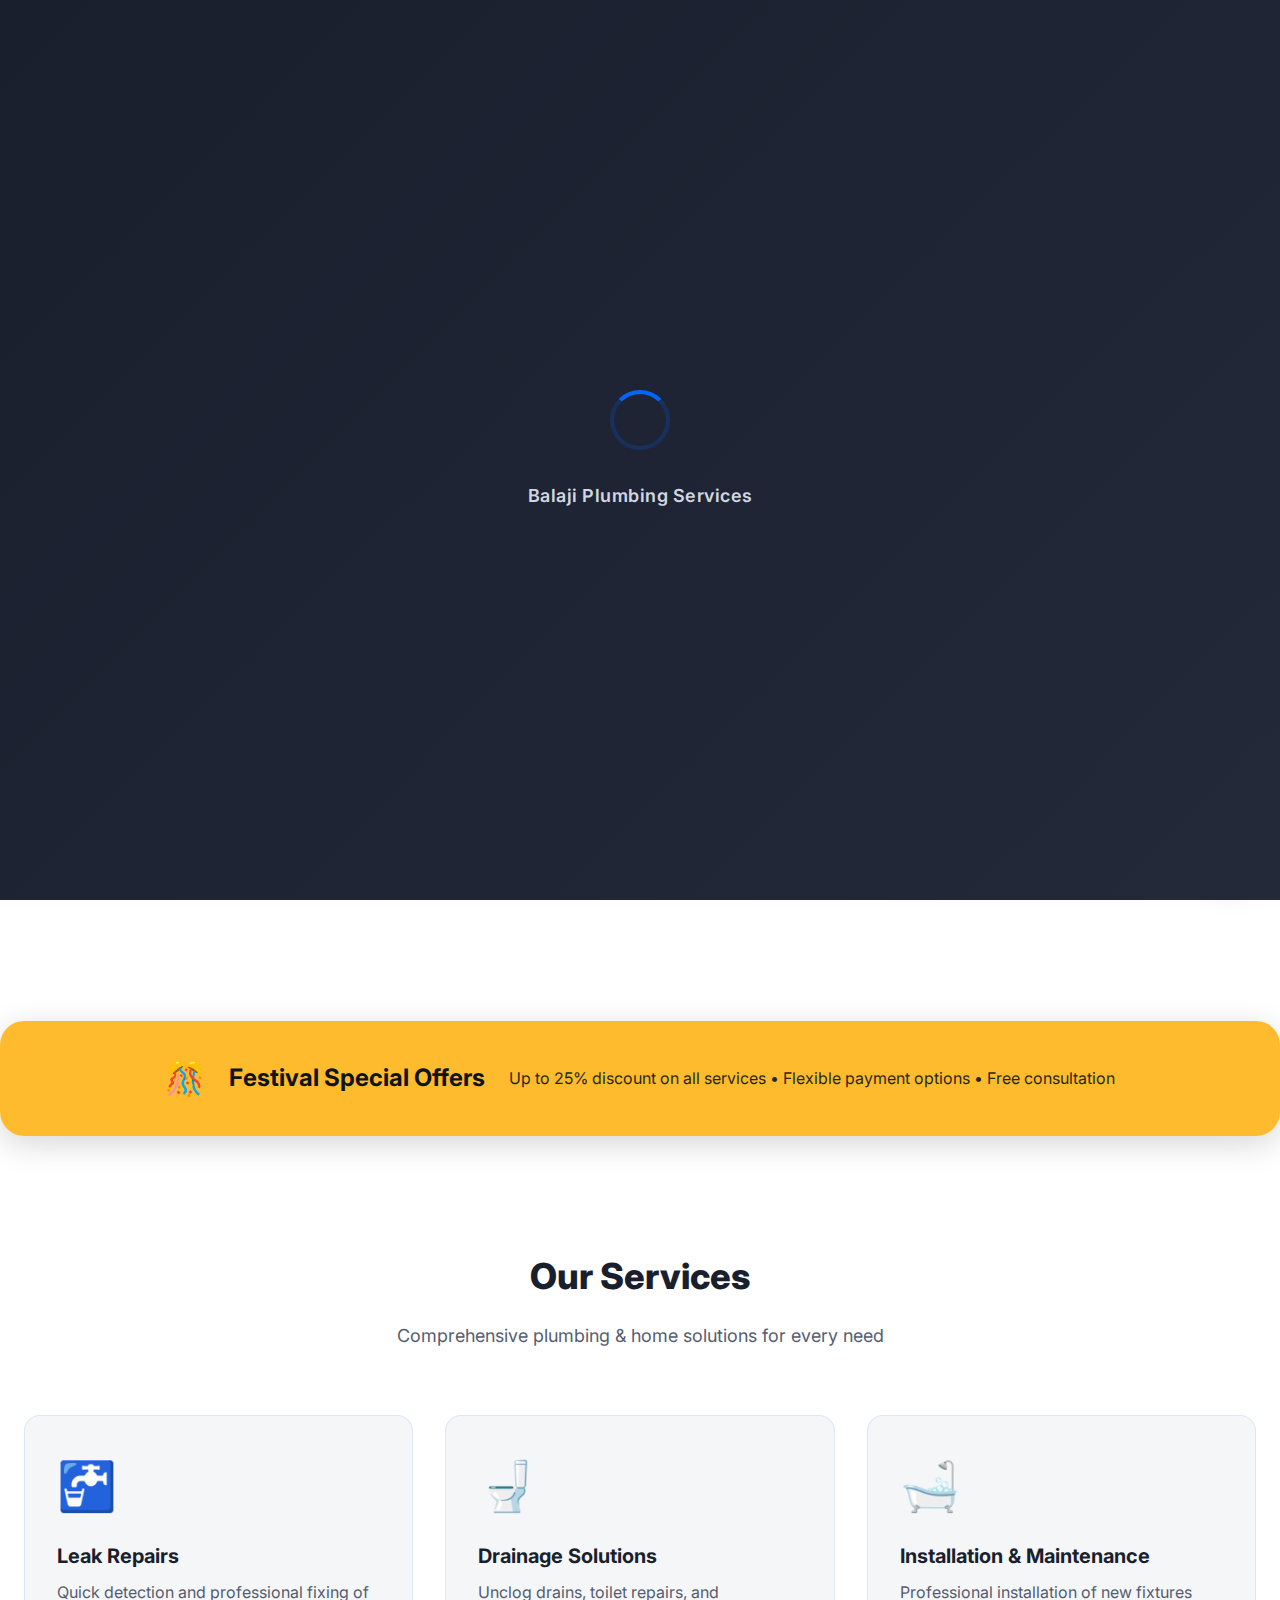
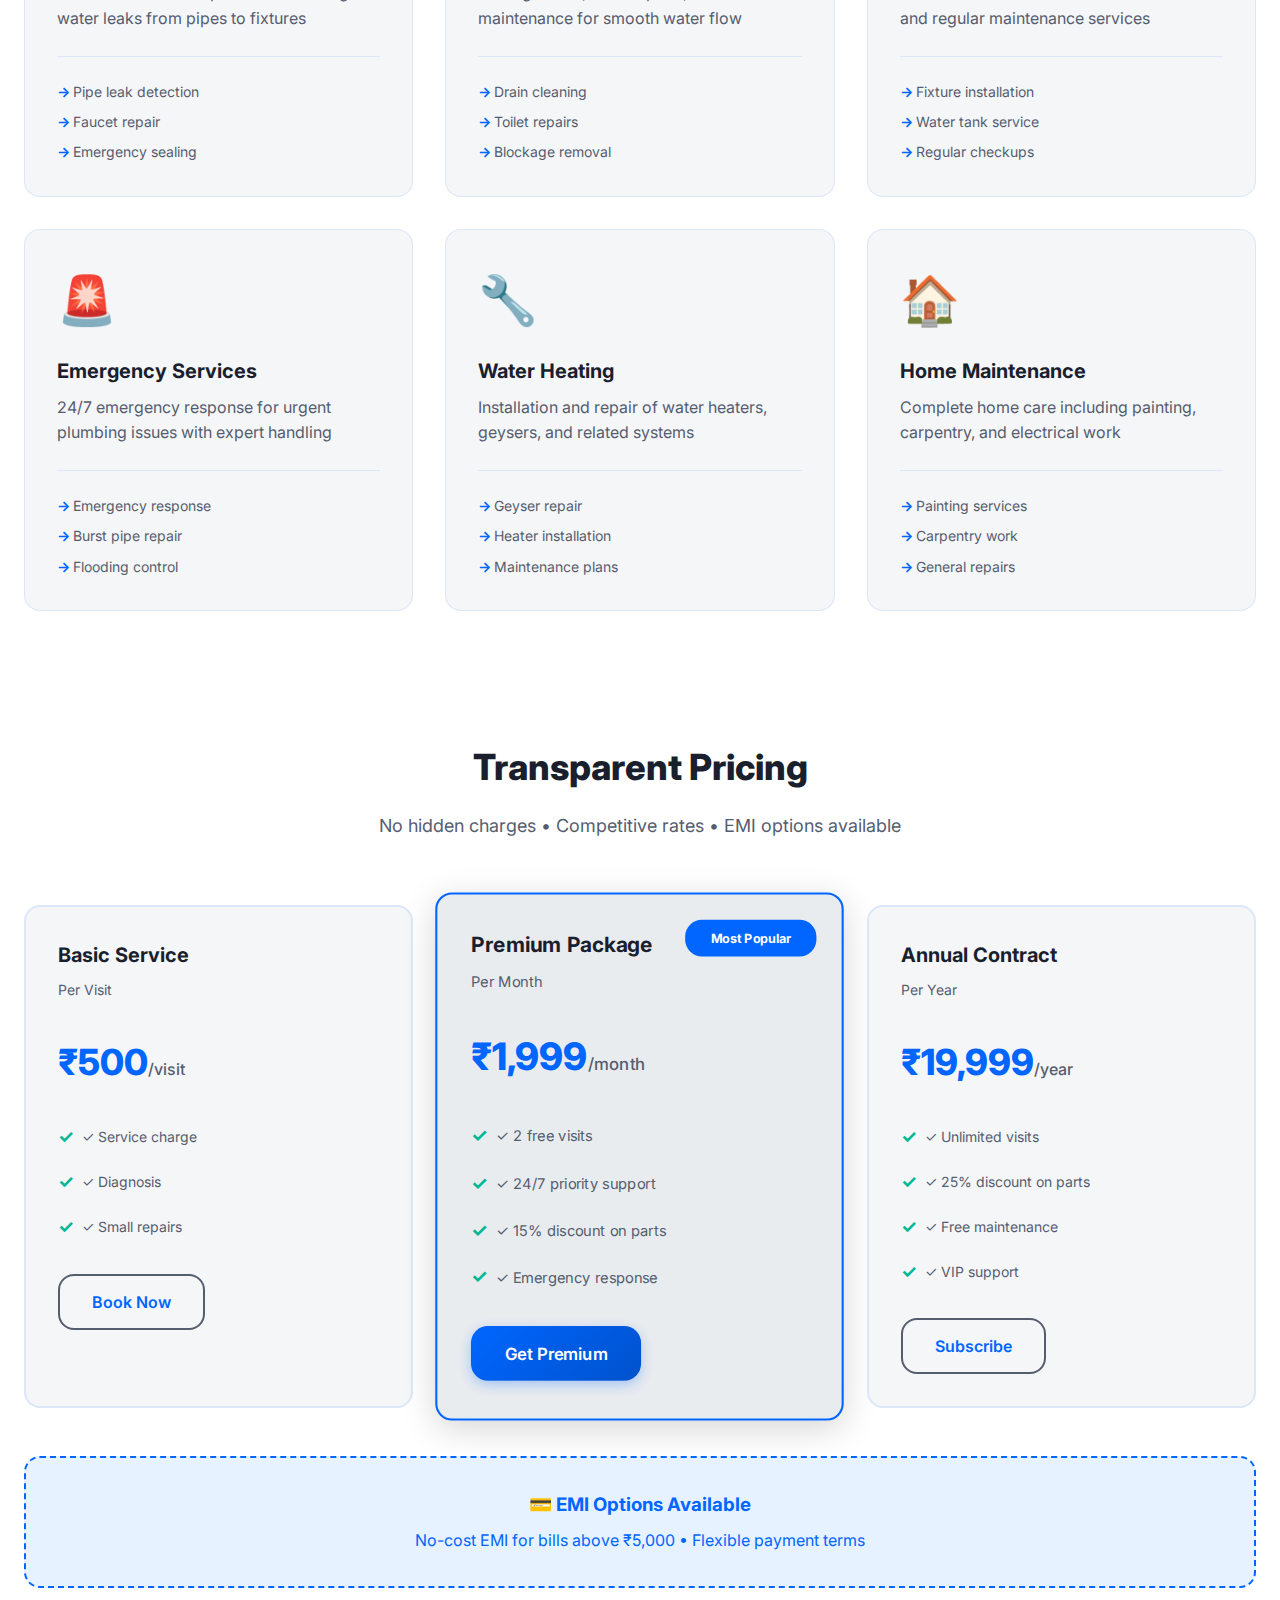
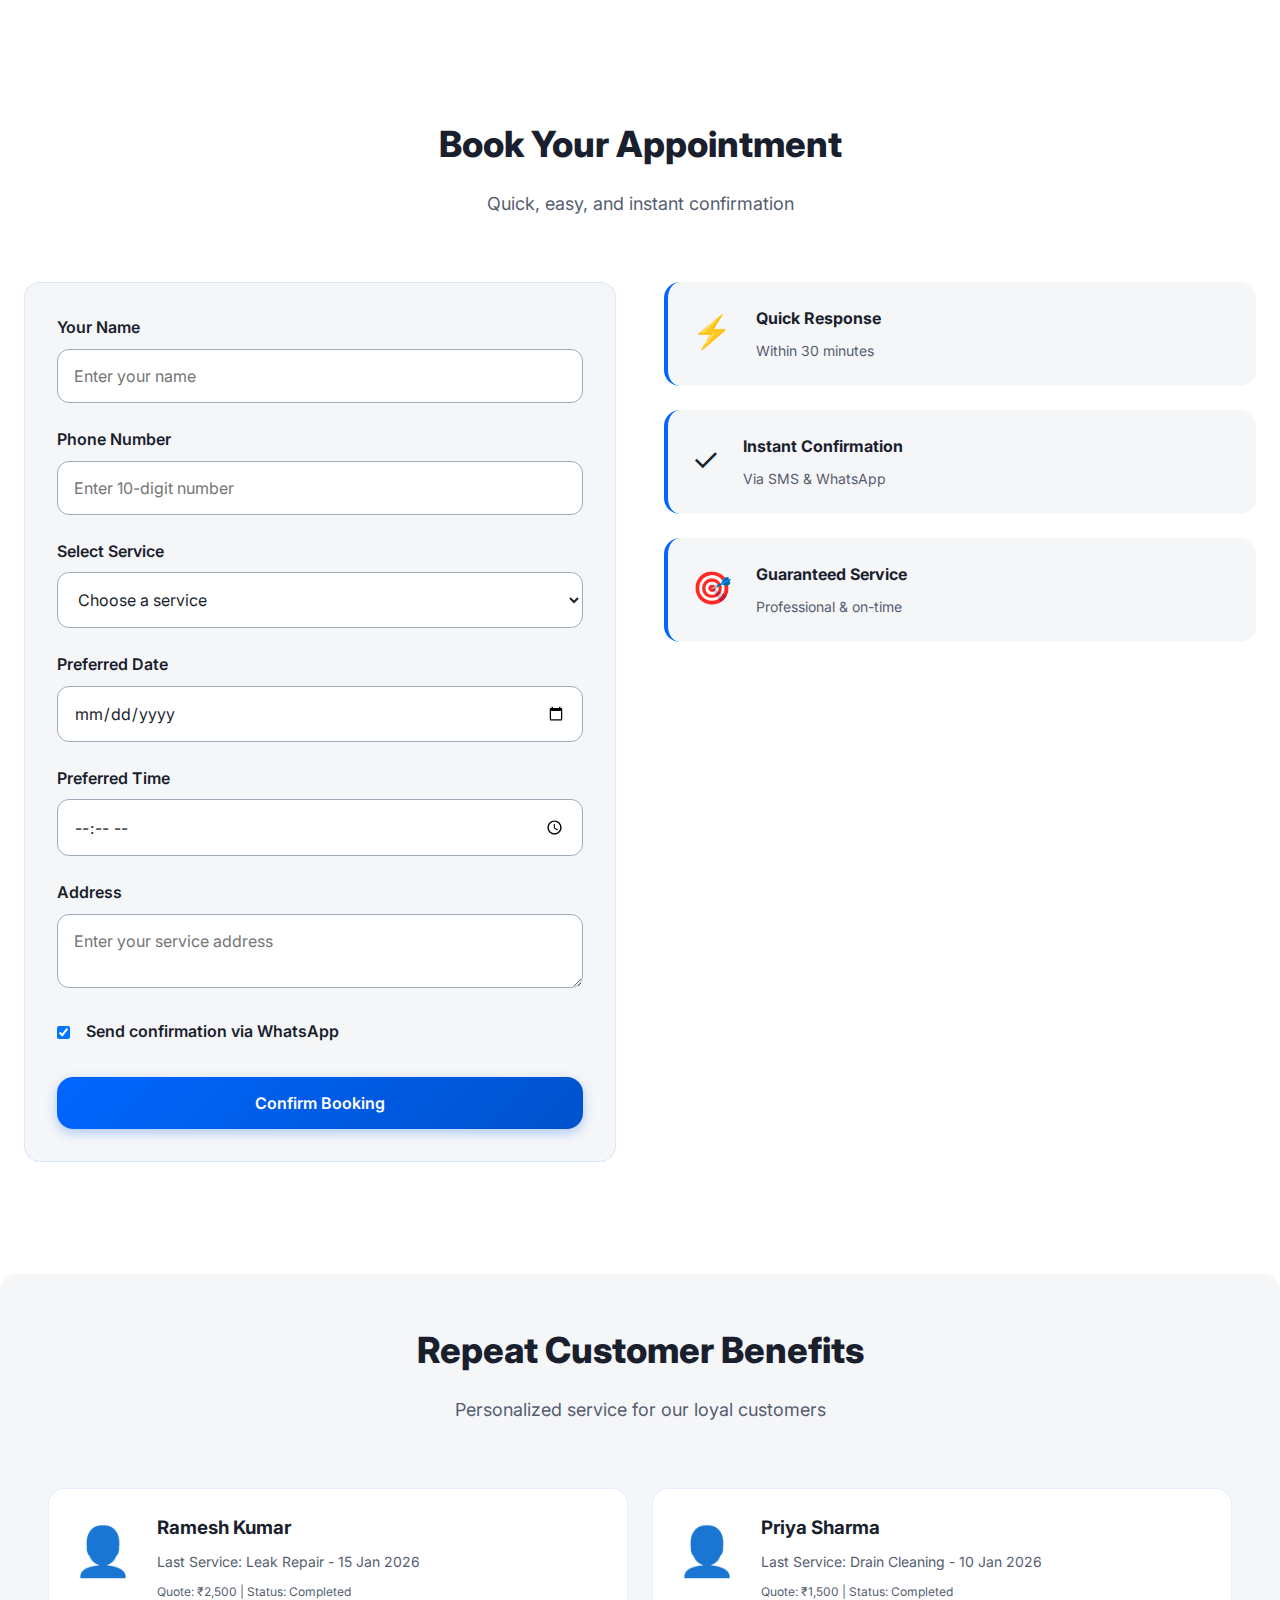
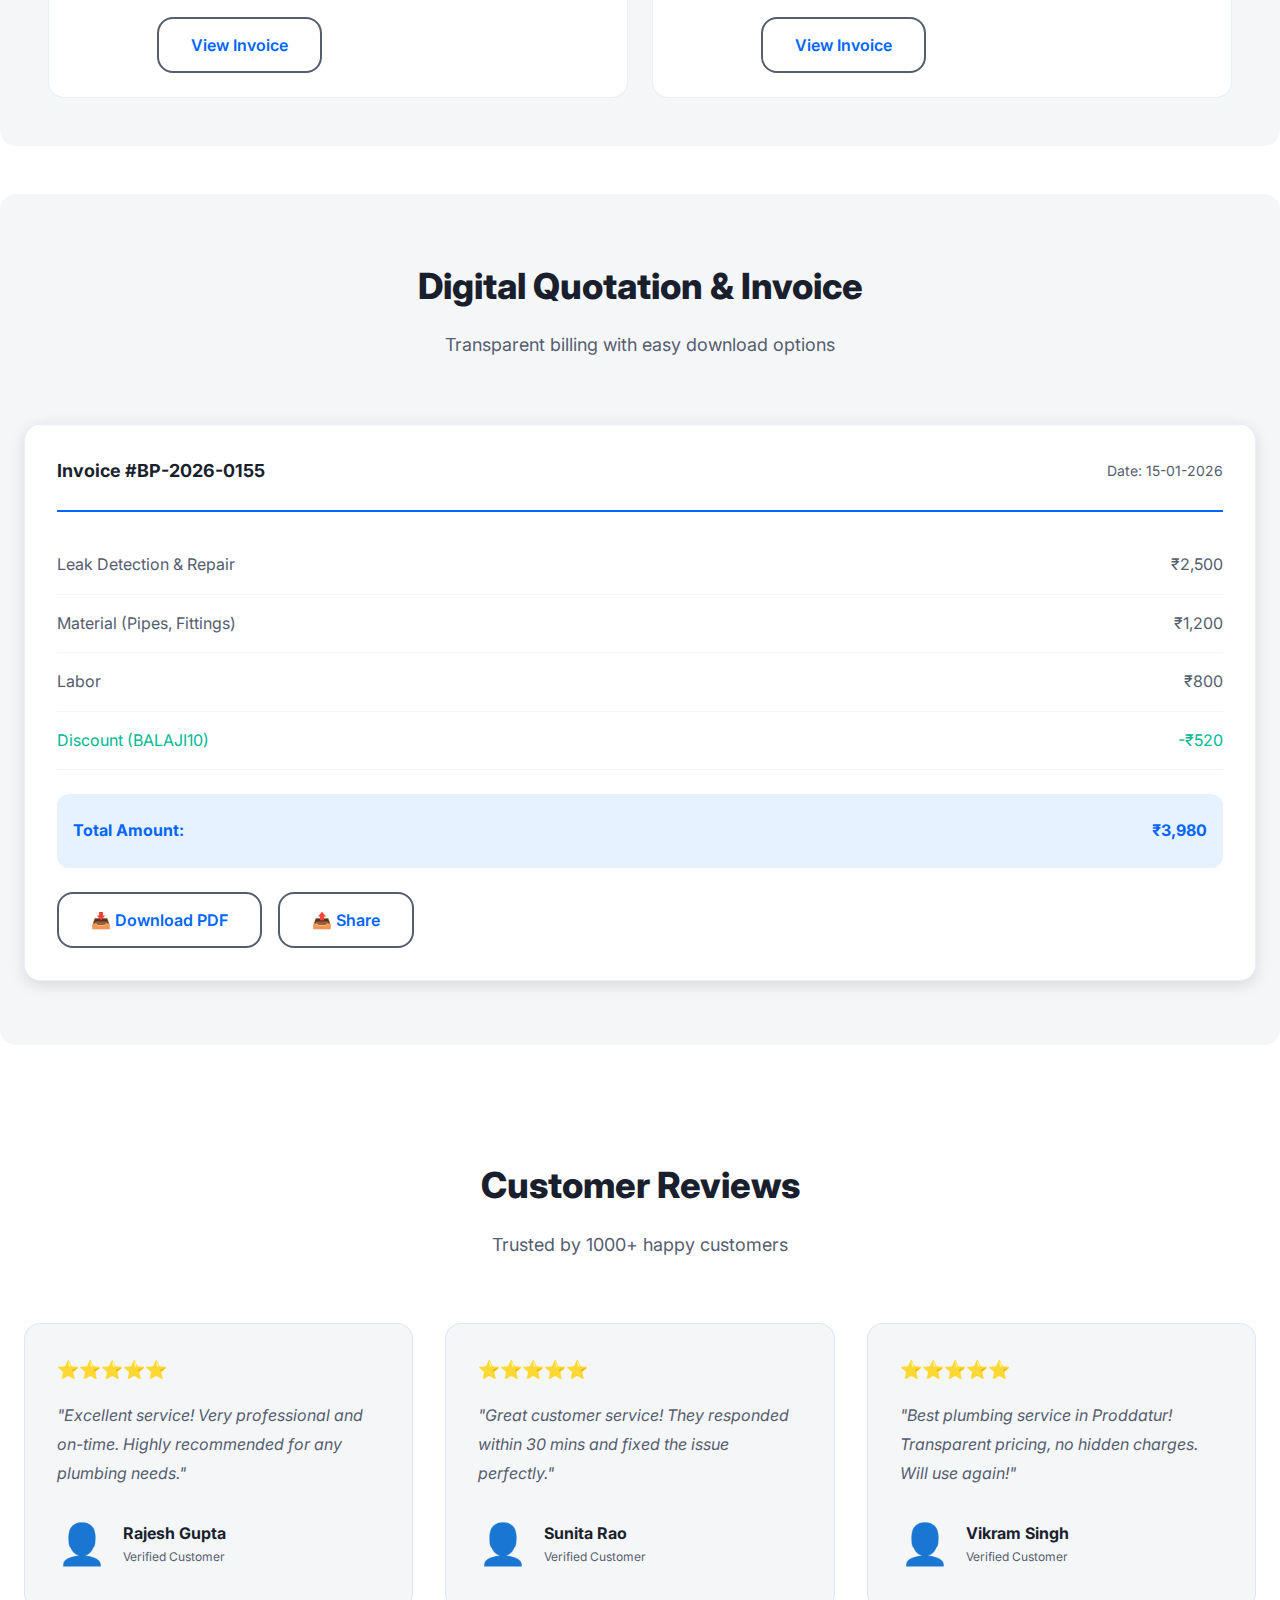
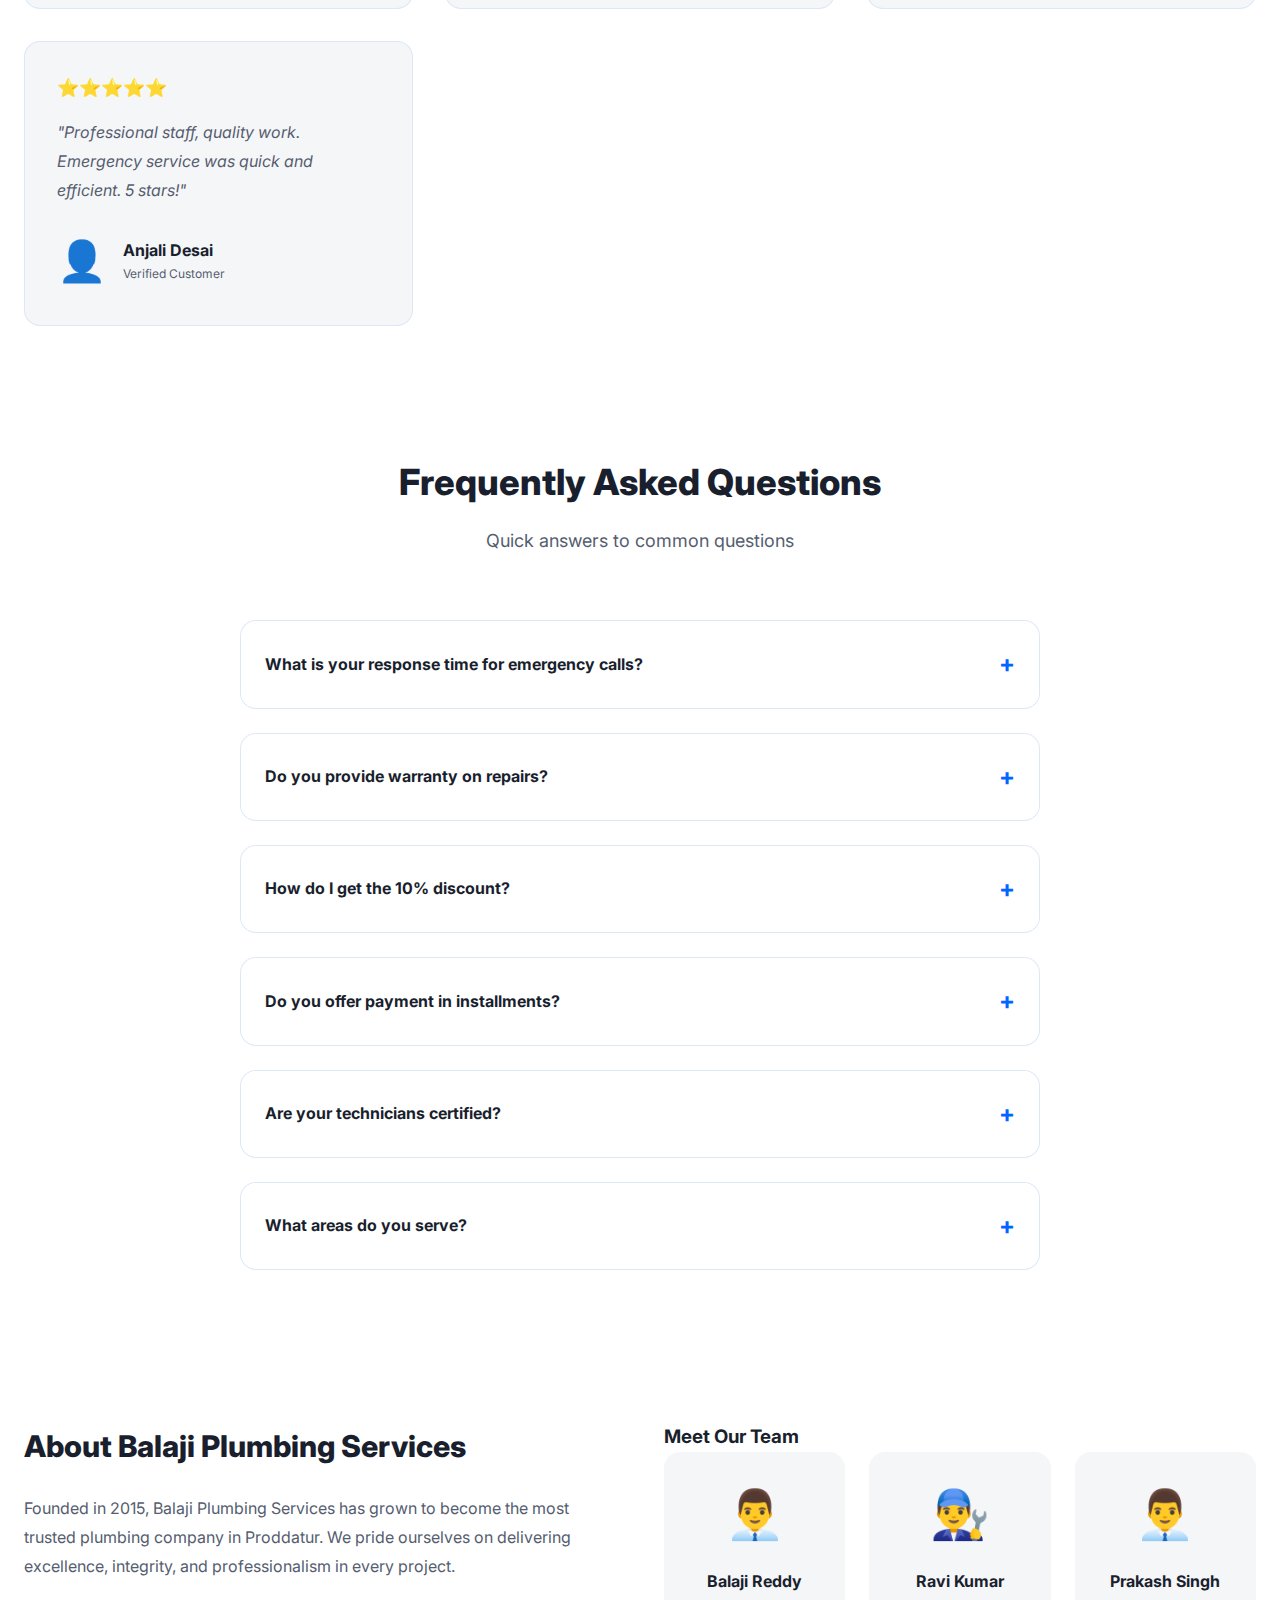
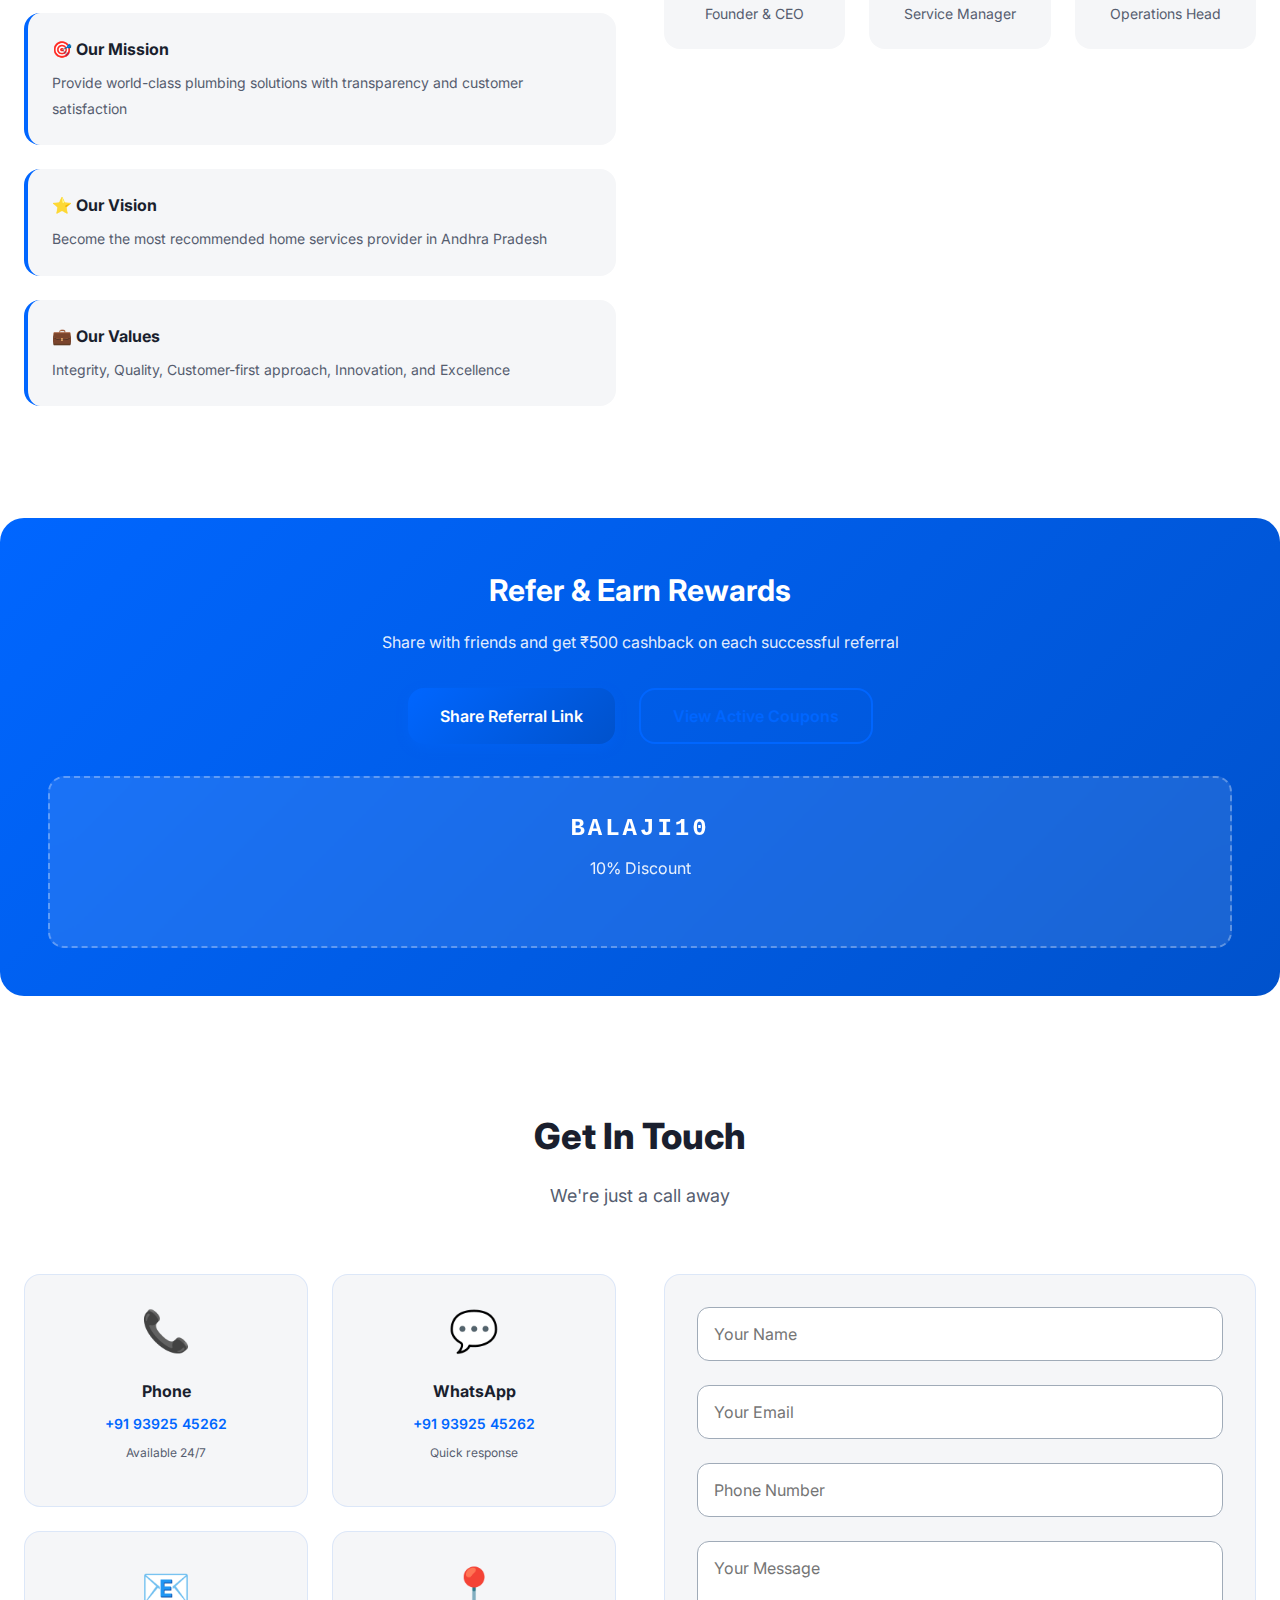
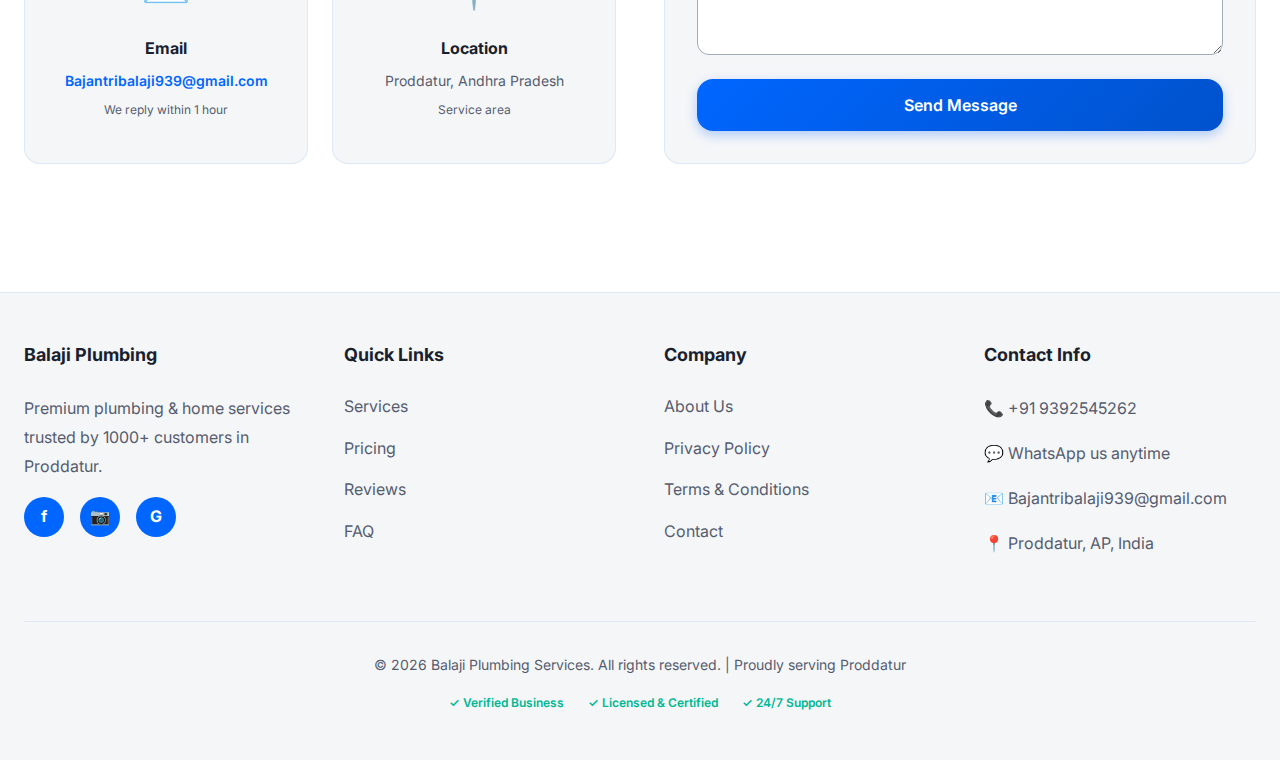
<file: index.html>
<!DOCTYPE html>
<html lang="en">
<head>
    <meta charset="UTF-8">
    <meta name="viewport" content="width=device-width, initial-scale=1.0">
    <meta name="description" content="Balaji Plumbing Services - Premium plumbing & home services in Proddatur, Andhra Pradesh. 24/7 emergency repairs, professional staff, 10% discount today!">
    <meta name="keywords" content="plumber near me, plumbing services Proddatur, home services, emergency repair, Andhra Pradesh">
    <meta name="theme-color" content="#0066FF">
    <meta name="apple-mobile-web-app-capable" content="yes">
    <meta name="apple-mobile-web-app-status-bar-style" content="black-translucent">
    <meta name="apple-mobile-web-app-title" content="Balaji Plumbing">
    <link rel="manifest" href="manifest.json">
    <link rel="icon" type="image/png" href="data:image/svg+xml,<svg xmlns='http://www.w3.org/2000/svg' viewBox='0 0 192 192'><rect fill='%230066FF' width='192' height='192'/><text x='50%' y='50%' font-size='100' fill='white' text-anchor='middle' dominant-baseline='middle' font-weight='bold'>BP</text></svg>">
    <title>Balaji Plumbing Services - Premium Plumbing in Proddatur</title>
    <link rel="stylesheet" href="styles.css">
    <link rel="preconnect" href="https://fonts.googleapis.com">
    <link rel="preconnect" href="https://fonts.gstatic.com" crossorigin>
    <link href="https://fonts.googleapis.com/css2?family=Inter:wght@300;400;500;600;700;800&family=Sora:wght@400;600;700&display=swap" rel="stylesheet">
</head>
<body>
    <!-- Loading Animation -->
    <div class="loading-screen" id="loadingScreen">
        <div class="loader">
            <div class="loader-inner"></div>
        </div>
        <p>Balaji Plumbing Services</p>
    </div>

    <!-- Offer Popup -->
    <div class="offer-popup" id="offerPopup">
        <div class="offer-content">
            <button class="close-offer" onclick="closeOfferPopup()">×</button>
            <div class="offer-badge">🎉 LIMITED TIME</div>
            <h2>Get <span class="discount-text">10% Discount</span> Today!</h2>
            <p>New customers only • Valid till end of month</p>
            <div class="offer-code">Use Code: <strong>BALAJI10</strong></div>
            <button class="btn btn-primary" onclick="scrollToBooking()">Book Now</button>
            <p class="offer-terms">T&C Apply</p>
        </div>
    </div>

    <!-- Navigation -->
    <nav class="navbar">
        <div class="nav-container">
            <div class="logo">
                <svg width="32" height="32" viewBox="0 0 32 32" fill="none">
                    <rect width="32" height="32" rx="8" fill="#0066FF"/>
                    <text x="16" y="20" text-anchor="middle" fill="white" font-weight="bold" font-size="14">BP</text>
                </svg>
                <span>Balaji Plumbing</span>
            </div>
            <div class="nav-toggle" onclick="toggleMobileMenu()" id="navToggle">
                <span></span>
                <span></span>
                <span></span>
            </div>
            <ul class="nav-links" id="navLinks">
                <li><a href="#home">Home</a></li>
                <li><a href="#services">Services</a></li>
                <li><a href="#pricing">Pricing</a></li>
                <li><a href="#reviews">Reviews</a></li>
                <li><a href="#contact">Contact</a></li>
                <li><button class="btn-small" onclick="toggleDarkMode()">🌙</button></li>
            </ul>
        </div>
    </nav>

    <!-- Hero Section -->
    <section class="hero" id="home">
        <div class="hero-content">
            <div class="badge-hero">⚡ Available 24/7 • Emergency Service</div>
            <h1 class="hero-title">Premium Plumbing & Home Services</h1>
            <p class="hero-subtitle">Professional repairs, trusted by 1000+ customers in Proddatur. Fast response • Transparent pricing • Certified technicians</p>
            <div class="hero-cta">
                <button class="btn btn-primary" onclick="scrollToBooking()">Book Appointment</button>
                <button class="btn btn-secondary" onclick="openWhatsApp()">WhatsApp Now</button>
            </div>
            <div class="hero-stats">
                <div class="stat">
                    <h3>1000+</h3>
                    <p>Happy Customers</p>
                </div>
                <div class="stat">
                    <h3>500+</h3>
                    <p>Projects Done</p>
                </div>
                <div class="stat">
                    <h3>15+</h3>
                    <p>Expert Staff</p>
                </div>
            </div>
        </div>
        <div class="hero-image">
            <div class="hero-card">
                <div class="card-icon">🔧</div>
                <div class="card-text">Expert Repairs</div>
            </div>
        </div>
    </section>

    <!-- Festival Offers Banner -->
    <section class="festival-banner">
        <div class="festival-content">
            <span class="festival-emoji">🎊</span>
            <h3>Festival Special Offers</h3>
            <p>Up to 25% discount on all services • Flexible payment options • Free consultation</p>
        </div>
    </section>

    <!-- Services Section -->
    <section class="services" id="services">
        <div class="section-header">
            <h2>Our Services</h2>
            <p>Comprehensive plumbing & home solutions for every need</p>
        </div>
        <div class="services-grid">
            <div class="service-card">
                <div class="service-icon">🚰</div>
                <h3>Leak Repairs</h3>
                <p>Quick detection and professional fixing of water leaks from pipes to fixtures</p>
                <ul class="service-list">
                    <li>Pipe leak detection</li>
                    <li>Faucet repair</li>
                    <li>Emergency sealing</li>
                </ul>
            </div>
            <div class="service-card">
                <div class="service-icon">🚽</div>
                <h3>Drainage Solutions</h3>
                <p>Unclog drains, toilet repairs, and maintenance for smooth water flow</p>
                <ul class="service-list">
                    <li>Drain cleaning</li>
                    <li>Toilet repairs</li>
                    <li>Blockage removal</li>
                </ul>
            </div>
            <div class="service-card">
                <div class="service-icon">🛁</div>
                <h3>Installation & Maintenance</h3>
                <p>Professional installation of new fixtures and regular maintenance services</p>
                <ul class="service-list">
                    <li>Fixture installation</li>
                    <li>Water tank service</li>
                    <li>Regular checkups</li>
                </ul>
            </div>
            <div class="service-card">
                <div class="service-icon">🚨</div>
                <h3>Emergency Services</h3>
                <p>24/7 emergency response for urgent plumbing issues with expert handling</p>
                <ul class="service-list">
                    <li>Emergency response</li>
                    <li>Burst pipe repair</li>
                    <li>Flooding control</li>
                </ul>
            </div>
            <div class="service-card">
                <div class="service-icon">🔧</div>
                <h3>Water Heating</h3>
                <p>Installation and repair of water heaters, geysers, and related systems</p>
                <ul class="service-list">
                    <li>Geyser repair</li>
                    <li>Heater installation</li>
                    <li>Maintenance plans</li>
                </ul>
            </div>
            <div class="service-card">
                <div class="service-icon">🏠</div>
                <h3>Home Maintenance</h3>
                <p>Complete home care including painting, carpentry, and electrical work</p>
                <ul class="service-list">
                    <li>Painting services</li>
                    <li>Carpentry work</li>
                    <li>General repairs</li>
                </ul>
            </div>
        </div>
    </section>

    <!-- Pricing Section -->
    <section class="pricing" id="pricing">
        <div class="section-header">
            <h2>Transparent Pricing</h2>
            <p>No hidden charges • Competitive rates • EMI options available</p>
        </div>
        <div class="pricing-grid">
            <div class="pricing-card">
                <div class="price-header">
                    <h3>Basic Service</h3>
                    <p>Per Visit</p>
                </div>
                <div class="price-tag">₹500<span>/visit</span></div>
                <ul class="price-features">
                    <li>✓ Service charge</li>
                    <li>✓ Diagnosis</li>
                    <li>✓ Small repairs</li>
                </ul>
                <button class="btn btn-outline" onclick="scrollToBooking()">Book Now</button>
            </div>
            <div class="pricing-card featured">
                <div class="price-badge">Most Popular</div>
                <div class="price-header">
                    <h3>Premium Package</h3>
                    <p>Per Month</p>
                </div>
                <div class="price-tag">₹1,999<span>/month</span></div>
                <ul class="price-features">
                    <li>✓ 2 free visits</li>
                    <li>✓ 24/7 priority support</li>
                    <li>✓ 15% discount on parts</li>
                    <li>✓ Emergency response</li>
                </ul>
                <button class="btn btn-primary" onclick="scrollToBooking()">Get Premium</button>
            </div>
            <div class="pricing-card">
                <div class="price-header">
                    <h3>Annual Contract</h3>
                    <p>Per Year</p>
                </div>
                <div class="price-tag">₹19,999<span>/year</span></div>
                <ul class="price-features">
                    <li>✓ Unlimited visits</li>
                    <li>✓ 25% discount on parts</li>
                    <li>✓ Free maintenance</li>
                    <li>✓ VIP support</li>
                </ul>
                <button class="btn btn-outline" onclick="scrollToBooking()">Subscribe</button>
            </div>
        </div>
        <div class="emi-section">
            <h3>💳 EMI Options Available</h3>
            <p>No-cost EMI for bills above ₹5,000 • Flexible payment terms</p>
        </div>
    </section>

    <!-- Booking Section -->
    <section class="booking" id="booking">
        <div class="section-header">
            <h2>Book Your Appointment</h2>
            <p>Quick, easy, and instant confirmation</p>
        </div>
        <div class="booking-container">
            <form class="booking-form" id="bookingForm" onsubmit="submitBooking(event)">
                <div class="form-group">
                    <label>Your Name</label>
                    <input type="text" placeholder="Enter your name" required>
                </div>
                <div class="form-group">
                    <label>Phone Number</label>
                    <input type="tel" placeholder="Enter 10-digit number" pattern="[0-9]{10}" required>
                </div>
                <div class="form-group">
                    <label>Select Service</label>
                    <select required>
                        <option value="">Choose a service</option>
                        <option value="leak">Leak Repairs</option>
                        <option value="drainage">Drainage Solutions</option>
                        <option value="installation">Installation & Maintenance</option>
                        <option value="emergency">Emergency Services</option>
                        <option value="heating">Water Heating</option>
                        <option value="maintenance">Home Maintenance</option>
                    </select>
                </div>
                <div class="form-group">
                    <label>Preferred Date</label>
                    <input type="date" required>
                </div>
                <div class="form-group">
                    <label>Preferred Time</label>
                    <input type="time" required>
                </div>
                <div class="form-group">
                    <label>Address</label>
                    <textarea placeholder="Enter your service address" required></textarea>
                </div>
                <div class="form-group checkbox">
                    <input type="checkbox" id="whatsapp" checked>
                    <label for="whatsapp">Send confirmation via WhatsApp</label>
                </div>
                <button type="submit" class="btn btn-primary btn-block">Confirm Booking</button>
            </form>
            <div class="booking-benefits">
                <div class="benefit-item">
                    <div class="benefit-icon">⚡</div>
                    <div>
                        <h4>Quick Response</h4>
                        <p>Within 30 minutes</p>
                    </div>
                </div>
                <div class="benefit-item">
                    <div class="benefit-icon">✓</div>
                    <div>
                        <h4>Instant Confirmation</h4>
                        <p>Via SMS & WhatsApp</p>
                    </div>
                </div>
                <div class="benefit-item">
                    <div class="benefit-icon">🎯</div>
                    <div>
                        <h4>Guaranteed Service</h4>
                        <p>Professional & on-time</p>
                    </div>
                </div>
            </div>
        </div>
    </section>

    <!-- Customer History Demo -->
    <section class="customer-history">
        <div class="section-header">
            <h2>Repeat Customer Benefits</h2>
            <p>Personalized service for our loyal customers</p>
        </div>
        <div class="history-demo">
            <div class="history-card">
                <div class="history-avatar">👤</div>
                <div class="history-content">
                    <h3>Ramesh Kumar</h3>
                    <p class="history-service">Last Service: Leak Repair - 15 Jan 2026</p>
                    <p class="history-note">Quote: ₹2,500 | Status: Completed</p>
                    <button class="btn btn-small btn-outline" onclick="viewQuotation()">View Invoice</button>
                </div>
            </div>
            <div class="history-card">
                <div class="history-avatar">👤</div>
                <div class="history-content">
                    <h3>Priya Sharma</h3>
                    <p class="history-service">Last Service: Drain Cleaning - 10 Jan 2026</p>
                    <p class="history-note">Quote: ₹1,500 | Status: Completed</p>
                    <button class="btn btn-small btn-outline" onclick="viewQuotation()">View Invoice</button>
                </div>
            </div>
        </div>
    </section>

    <!-- Quotation & Invoice Demo -->
    <section class="quotation-section">
        <div class="section-header">
            <h2>Digital Quotation & Invoice</h2>
            <p>Transparent billing with easy download options</p>
        </div>
        <div class="quote-demo">
            <div class="quote-card">
                <div class="quote-header">
                    <h3>Invoice #BP-2026-0155</h3>
                    <span class="quote-date">Date: 15-01-2026</span>
                </div>
                <div class="quote-details">
                    <div class="quote-row">
                        <span>Leak Detection & Repair</span>
                        <span>₹2,500</span>
                    </div>
                    <div class="quote-row">
                        <span>Material (Pipes, Fittings)</span>
                        <span>₹1,200</span>
                    </div>
                    <div class="quote-row">
                        <span>Labor</span>
                        <span>₹800</span>
                    </div>
                    <div class="quote-row discount">
                        <span>Discount (BALAJI10)</span>
                        <span>-₹520</span>
                    </div>
                </div>
                <div class="quote-total">
                    <span>Total Amount:</span>
                    <span>₹3,980</span>
                </div>
                <div class="quote-actions">
                    <button class="btn btn-small btn-outline" onclick="downloadPDF()">📥 Download PDF</button>
                    <button class="btn btn-small btn-outline" onclick="shareInvoice()">📤 Share</button>
                </div>
            </div>
        </div>
    </section>

    <!-- Reviews Section -->
    <section class="reviews" id="reviews">
        <div class="section-header">
            <h2>Customer Reviews</h2>
            <p>Trusted by 1000+ happy customers</p>
        </div>
        <div class="reviews-grid">
            <div class="review-card">
                <div class="review-stars">⭐⭐⭐⭐⭐</div>
                <p>"Excellent service! Very professional and on-time. Highly recommended for any plumbing needs."</p>
                <div class="review-author">
                    <div class="review-avatar">👤</div>
                    <div>
                        <h4>Rajesh Gupta</h4>
                        <span>Verified Customer</span>
                    </div>
                </div>
            </div>
            <div class="review-card">
                <div class="review-stars">⭐⭐⭐⭐⭐</div>
                <p>"Great customer service! They responded within 30 mins and fixed the issue perfectly."</p>
                <div class="review-author">
                    <div class="review-avatar">👤</div>
                    <div>
                        <h4>Sunita Rao</h4>
                        <span>Verified Customer</span>
                    </div>
                </div>
            </div>
            <div class="review-card">
                <div class="review-stars">⭐⭐⭐⭐⭐</div>
                <p>"Best plumbing service in Proddatur! Transparent pricing, no hidden charges. Will use again!"</p>
                <div class="review-author">
                    <div class="review-avatar">👤</div>
                    <div>
                        <h4>Vikram Singh</h4>
                        <span>Verified Customer</span>
                    </div>
                </div>
            </div>
            <div class="review-card">
                <div class="review-stars">⭐⭐⭐⭐⭐</div>
                <p>"Professional staff, quality work. Emergency service was quick and efficient. 5 stars!"</p>
                <div class="review-author">
                    <div class="review-avatar">👤</div>
                    <div>
                        <h4>Anjali Desai</h4>
                        <span>Verified Customer</span>
                    </div>
                </div>
            </div>
        </div>
    </section>

    <!-- FAQ Section -->
    <section class="faq" id="faq">
        <div class="section-header">
            <h2>Frequently Asked Questions</h2>
            <p>Quick answers to common questions</p>
        </div>
        <div class="faq-container">
            <div class="faq-item">
                <div class="faq-question" onclick="toggleFAQ(this)">
                    <h3>What is your response time for emergency calls?</h3>
                    <span class="faq-toggle">+</span>
                </div>
                <div class="faq-answer">
                    <p>We guarantee response within 30 minutes for emergency calls. Our 24/7 team is always ready to help with urgent plumbing issues.</p>
                </div>
            </div>
            <div class="faq-item">
                <div class="faq-question" onclick="toggleFAQ(this)">
                    <h3>Do you provide warranty on repairs?</h3>
                    <span class="faq-toggle">+</span>
                </div>
                <div class="faq-answer">
                    <p>Yes! We provide 6 months warranty on all plumbing repairs. If the same issue occurs, we'll fix it free of charge within the warranty period.</p>
                </div>
            </div>
            <div class="faq-item">
                <div class="faq-question" onclick="toggleFAQ(this)">
                    <h3>How do I get the 10% discount?</h3>
                    <span class="faq-toggle">+</span>
                </div>
                <div class="faq-answer">
                    <p>Use coupon code BALAJI10 when booking your appointment. Valid for new customers and applicable on all services. Limited time offer.</p>
                </div>
            </div>
            <div class="faq-item">
                <div class="faq-question" onclick="toggleFAQ(this)">
                    <h3>Do you offer payment in installments?</h3>
                    <span class="faq-toggle">+</span>
                </div>
                <div class="faq-answer">
                    <p>Yes! We offer no-cost EMI for bills above ₹5,000. You can choose from 3, 6, or 12-month payment plans with zero interest.</p>
                </div>
            </div>
            <div class="faq-item">
                <div class="faq-question" onclick="toggleFAQ(this)">
                    <h3>Are your technicians certified?</h3>
                    <span class="faq-toggle">+</span>
                </div>
                <div class="faq-answer">
                    <p>All our technicians are certified professionals with 5+ years of experience. We maintain strict quality standards and regular training programs.</p>
                </div>
            </div>
            <div class="faq-item">
                <div class="faq-question" onclick="toggleFAQ(this)">
                    <h3>What areas do you serve?</h3>
                    <span class="faq-toggle">+</span>
                </div>
                <div class="faq-answer">
                    <p>We primarily serve Proddatur and surrounding areas in Andhra Pradesh. For locations outside our coverage, please contact us to check availability.</p>
                </div>
            </div>
        </div>
    </section>

    <!-- About Us Section -->
    <section class="about" id="about">
        <div class="about-container">
            <div class="about-content">
                <h2>About Balaji Plumbing Services</h2>
                <p>Founded in 2015, Balaji Plumbing Services has grown to become the most trusted plumbing company in Proddatur. We pride ourselves on delivering excellence, integrity, and professionalism in every project.</p>
                <div class="about-features">
                    <div class="feature">
                        <h4>🎯 Our Mission</h4>
                        <p>Provide world-class plumbing solutions with transparency and customer satisfaction</p>
                    </div>
                    <div class="feature">
                        <h4>⭐ Our Vision</h4>
                        <p>Become the most recommended home services provider in Andhra Pradesh</p>
                    </div>
                    <div class="feature">
                        <h4>💼 Our Values</h4>
                        <p>Integrity, Quality, Customer-first approach, Innovation, and Excellence</p>
                    </div>
                </div>
            </div>
            <div class="about-team">
                <h3>Meet Our Team</h3>
                <div class="team-grid">
                    <div class="team-member">
                        <div class="team-avatar">👨‍💼</div>
                        <h4>Balaji Reddy</h4>
                        <p>Founder & CEO</p>
                    </div>
                    <div class="team-member">
                        <div class="team-avatar">👨‍🔧</div>
                        <h4>Ravi Kumar</h4>
                        <p>Service Manager</p>
                    </div>
                    <div class="team-member">
                        <div class="team-avatar">👨‍💼</div>
                        <h4>Prakash Singh</h4>
                        <p>Operations Head</p>
                    </div>
                </div>
            </div>
        </div>
    </section>

    <!-- Referral & Coupon Section -->
    <section class="referral">
        <div class="referral-content">
            <h2>Refer & Earn Rewards</h2>
            <p>Share with friends and get ₹500 cashback on each successful referral</p>
            <div class="referral-actions">
                <button class="btn btn-primary" onclick="shareReferral()">Share Referral Link</button>
                <button class="btn btn-secondary" onclick="viewCoupons()">View Active Coupons</button>
            </div>
            <div class="coupon-display">
                <div class="coupon">BALAJI10</div>
                <p>10% Discount</p>
            </div>
        </div>
    </section>

    <!-- Contact Section -->
    <section class="contact" id="contact">
        <div class="section-header">
            <h2>Get In Touch</h2>
            <p>We're just a call away</p>
        </div>
        <div class="contact-container">
            <div class="contact-info">
                <div class="contact-item">
                    <div class="contact-icon">📞</div>
                    <h3>Phone</h3>
                    <p><a href="tel:+919392545262">+91 93925 45262</a></p>
                    <p class="contact-desc">Available 24/7</p>
                </div>
                <div class="contact-item">
                    <div class="contact-icon">💬</div>
                    <h3>WhatsApp</h3>
                    <p><a href="https://wa.me/919392545262" target="_blank">+91 93925 45262</a></p>
                    <p class="contact-desc">Quick response</p>
                </div>
                <div class="contact-item">
                    <div class="contact-icon">📧</div>
                    <h3>Email</h3>
                    <p><a href="mailto:Bajantribalaji939@gmail.com">Bajantribalaji939@gmail.com</a></p>
                    <p class="contact-desc">We reply within 1 hour</p>
                </div>
                <div class="contact-item">
                    <div class="contact-icon">📍</div>
                    <h3>Location</h3>
                    <p>Proddatur, Andhra Pradesh</p>
                    <p class="contact-desc">Service area</p>
                </div>
            </div>
            <div class="contact-form">
                <form onsubmit="submitContact(event)">
                    <input type="text" placeholder="Your Name" required>
                    <input type="email" placeholder="Your Email" required>
                    <input type="tel" placeholder="Phone Number" required>
                    <textarea placeholder="Your Message" rows="4" required></textarea>
                    <button type="submit" class="btn btn-primary btn-block">Send Message</button>
                </form>
            </div>
        </div>
    </section>

    <!-- AI Chatbot Widget -->
    <div class="chatbot-widget" id="chatbotWidget">
        <div class="chatbot-header" onclick="toggleChatbot()">
            <span>💬 Chat with us</span>
            <span class="chatbot-toggle">_</span>
        </div>
        <div class="chatbot-body">
            <div class="chat-messages" id="chatMessages">
                <div class="chat-message bot">
                    <p>Hello! 👋 I'm Balaji Assistant. How can I help you today?</p>
                </div>
            </div>
            <div class="chat-input">
                <input type="text" placeholder="Type your question..." id="chatInput" onkeypress="handleChatInput(event)">
                <button onclick="sendChatMessage()">Send</button>
            </div>
        </div>
    </div>

    <!-- Sticky Contact Buttons -->
    <div class="sticky-buttons">
        <button class="sticky-btn phone-btn" onclick="makeCall()" title="Call Now">
            <svg width="24" height="24" viewBox="0 0 24 24" fill="currentColor">
                <path d="M17.92 7.02C17.45 6.18 16.64 5.59 15.72 5.59c-2.64 0-4.84 3.06-4.84 6.76 0 3.7 2.2 6.76 4.84 6.76 1.02 0 2.05-.24 2.89-.67.25-.13.53-.04.64.25l1.07 2.41c.12.28.04.6-.23.74-1.88.95-4.05 1.54-6.37 1.54-5.04 0-9.36-3.57-9.36-8.99 0-5.42 4.32-8.99 9.36-8.99 1.13 0 2.26.19 3.44.52.27.08.48.35.35.64L17.92 7.02zM14.6 12.84c.65-1.21 1.16-2.78 1.38-4.52h-6.86c.23 1.69.72 3.21 1.38 4.52.37.68.79 1.31 1.25 1.85.46-.54.88-1.17 1.25-1.85z"/>
            </svg>
        </button>
        <button class="sticky-btn whatsapp-btn" onclick="openWhatsApp()" title="WhatsApp">
            <svg width="24" height="24" viewBox="0 0 24 24" fill="currentColor">
                <path d="M17.472 14.382c-.297-.149-1.758-.867-2.03-.967-.273-.099-.471-.148-.67.15-.197.297-.767.966-.94 1.164-.173.199-.347.223-.644.075-.297-.15-1.255-.463-2.39-1.475-.883-.788-1.48-1.761-1.653-2.059-.173-.297-.018-.458.13-.606.134-.133.298-.347.446-.52.149-.174.198-.298.298-.497.099-.198.05-.371-.025-.52-.075-.149-.669-1.612-.916-2.207-.242-.579-.487-.5-.67-.51-.173-.008-.371-.01-.57-.01-.198 0-.52.074-.792.372-.272.297-1.04 1.016-1.04 2.479 0 1.462 1.065 2.875 1.213 3.074.149.198 2.096 3.2 5.076 4.487.709.306 1.262.489 1.694.625.712.227 1.36.195 1.871.118.571-.085 1.758-.719 2.006-1.413.248-.694.248-1.289.173-1.413-.074-.124-.272-.198-.57-.347m-5.421-7.403h-.004a9.87 9.87 0 00-5.031 1.378c-1.536.925-2.757 2.236-3.514 3.65-.757 1.413-1.168 3.002-1.168 4.695 0 .584.037 1.17.111 1.748l-1.185 4.32a.5.5 0 00.609.609l4.32-1.185c.578.074 1.165.111 1.748.111h.004c2.442 0 4.73-.8 6.662-2.282 1.933-1.483 3.348-3.475 4.157-5.677.808-2.203 1.248-4.541 1.248-6.945 0-2.554-.523-4.98-1.566-7.204C19.114 3.789 17.664 1.982 15.84.847 14.017-.289 11.846-.876 9.609-.876c-2.237 0-4.408.587-6.231 1.723-1.823 1.136-3.273 2.943-4.316 5.167-1.043 2.224-1.566 4.65-1.566 7.204 0 2.404.44 4.742 1.248 6.945.808 2.202 2.224 4.194 4.157 5.677C4.88 22.2 7.168 23 9.51 23c2.237 0 4.408-.587 6.231-1.723 1.823-1.136 3.273-2.943 4.316-5.167 1.043-2.224 1.566-4.65 1.566-7.204 0-2.554-.523-4.98-1.566-7.204-1.043-2.223-2.493-4.03-4.316-5.167-1.823-1.136-3.994-1.723-6.231-1.723"/>
            </svg>
        </button>
    </div>

    <!-- Footer -->
    <footer class="footer">
        <div class="footer-container">
            <div class="footer-section">
                <h4>Balaji Plumbing</h4>
                <p>Premium plumbing & home services trusted by 1000+ customers in Proddatur.</p>
                <div class="social-links">
                    <a href="#" title="Facebook">f</a>
                    <a href="#" title="Instagram">📷</a>
                    <a href="#" title="Google">G</a>
                </div>
            </div>
            <div class="footer-section">
                <h4>Quick Links</h4>
                <ul>
                    <li><a href="#services">Services</a></li>
                    <li><a href="#pricing">Pricing</a></li>
                    <li><a href="#reviews">Reviews</a></li>
                    <li><a href="#faq">FAQ</a></li>
                </ul>
            </div>
            <div class="footer-section">
                <h4>Company</h4>
                <ul>
                    <li><a href="#about">About Us</a></li>
                    <li><a href="privacy.html">Privacy Policy</a></li>
                    <li><a href="terms.html">Terms & Conditions</a></li>
                    <li><a href="#contact">Contact</a></li>
                </ul>
            </div>
            <div class="footer-section">
                <h4>Contact Info</h4>
                <p>📞 +91 9392545262</p>
                <p>💬 WhatsApp us anytime</p>
                <p>📧 Bajantribalaji939@gmail.com</p>
                <p>📍 Proddatur, AP, India</p>
            </div>
        </div>
        <div class="footer-bottom">
            <p>&copy; 2026 Balaji Plumbing Services. All rights reserved. | Proudly serving Proddatur</p>
            <div class="trust-badges">
                <span>✓ Verified Business</span>
                <span>✓ Licensed & Certified</span>
                <span>✓ 24/7 Support</span>
            </div>
        </div>
    </footer>

    <!-- Admin Dashboard Link (Demo) -->
    <div class="admin-access">
        <a href="admin-dashboard.html" class="admin-link">Admin Panel (Demo)</a>
    </div>

    <!-- Staff Login Link (Demo) -->
    <div class="staff-access">
        <a href="staff-login.html" class="staff-link">Staff Login (Demo)</a>
    </div>

    <script src="script.js"></script>
</body>
</html>
</file>
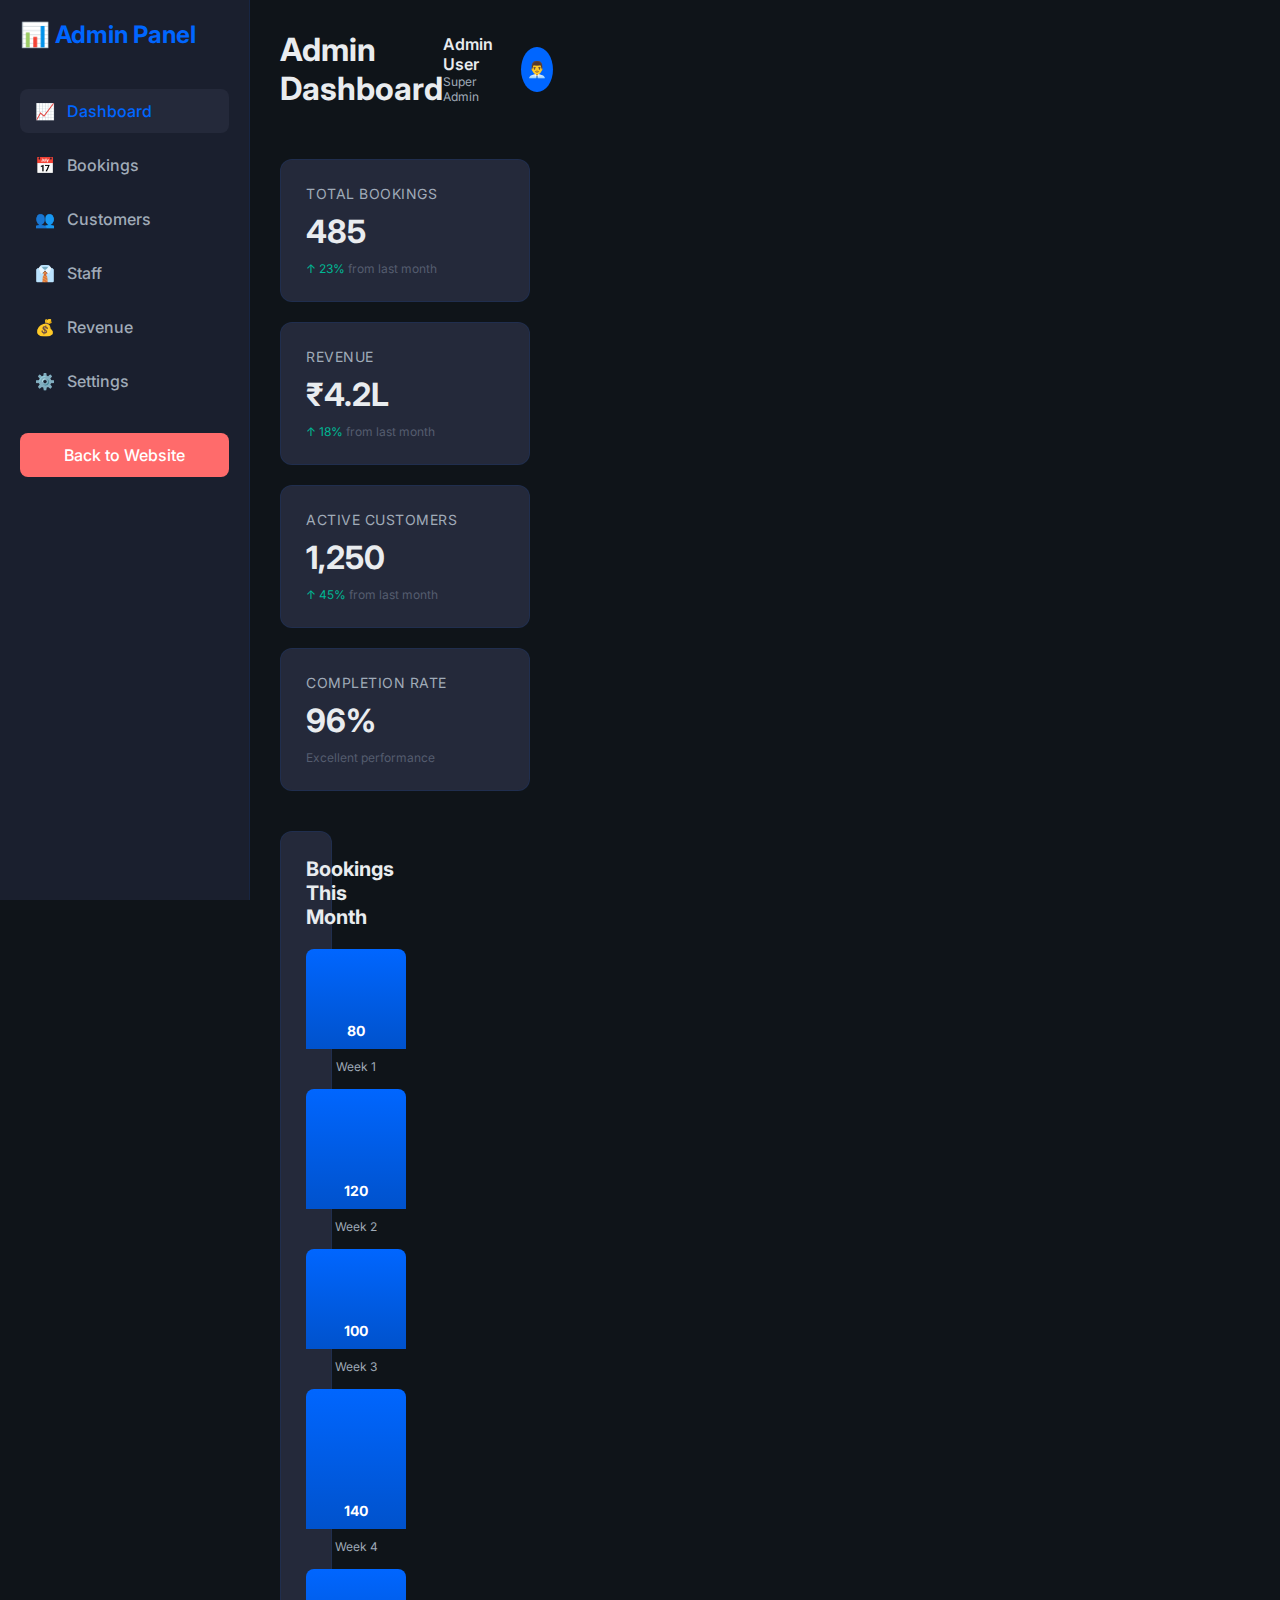
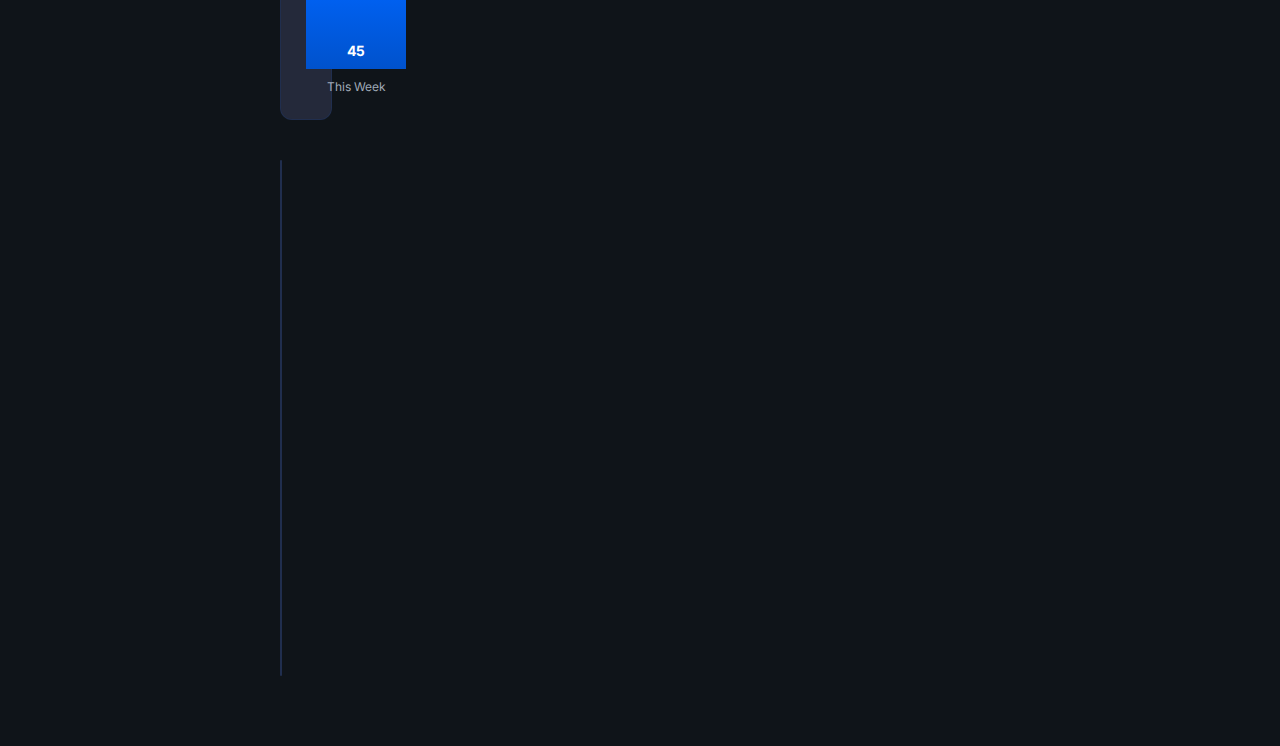
<file: admin-dashboard.html>
<!DOCTYPE html>
<html lang="en">
<head>
    <meta charset="UTF-8">
    <meta name="viewport" content="width=device-width, initial-scale=1.0">
    <title>Admin Dashboard - Balaji Plumbing Services</title>
    <link href="https://fonts.googleapis.com/css2?family=Inter:wght@300;400;500;600;700;800&display=swap" rel="stylesheet">
    <style>
        * {
            margin: 0;
            padding: 0;
            box-sizing: border-box;
        }

        body {
            font-family: 'Inter', sans-serif;
            background: #0F1419;
            color: #E9ECEF;
            min-height: 100vh;
        }

        .dashboard {
            display: grid;
            grid-template-columns: 250px 1fr;
            min-height: 100vh;
        }

        .sidebar {
            background: #1A1F2E;
            border-right: 1px solid rgba(0, 102, 255, 0.1);
            padding: 20px;
            position: fixed;
            width: 250px;
            height: 100vh;
            overflow-y: auto;
        }

        .logo-admin {
            font-size: 24px;
            font-weight: 700;
            color: #0066FF;
            margin-bottom: 40px;
        }

        .sidebar-nav {
            display: flex;
            flex-direction: column;
            gap: 10px;
        }

        .sidebar-item {
            padding: 12px 15px;
            border-radius: 8px;
            cursor: pointer;
            transition: all 0.3s ease;
            color: #A0ABB8;
            text-decoration: none;
            display: flex;
            gap: 12px;
            align-items: center;
            font-weight: 500;
        }

        .sidebar-item:hover,
        .sidebar-item.active {
            background: #24293A;
            color: #0066FF;
        }

        .main-content {
            margin-left: 250px;
            padding: 30px;
        }

        .header {
            display: flex;
            justify-content: space-between;
            align-items: center;
            margin-bottom: 30px;
            padding-bottom: 20px;
            border-bottom: 1px solid rgba(0, 102, 255, 0.1);
        }

        .header h1 {
            font-size: 32px;
            color: #E9ECEF;
        }

        .user-info {
            display: flex;
            gap: 15px;
            align-items: center;
        }

        .user-avatar {
            width: 45px;
            height: 45px;
            border-radius: 50%;
            background: #0066FF;
            display: flex;
            align-items: center;
            justify-content: center;
            font-weight: 700;
            color: white;
        }

        .dashboard-grid {
            display: grid;
            grid-template-columns: repeat(auto-fit, minmax(250px, 1fr));
            gap: 20px;
            margin-bottom: 40px;
        }

        .card {
            background: #24293A;
            padding: 25px;
            border-radius: 12px;
            border: 1px solid rgba(0, 102, 255, 0.1);
            transition: all 0.3s ease;
        }

        .card:hover {
            border-color: #0066FF;
            box-shadow: 0 8px 32px rgba(0, 102, 255, 0.15);
        }

        .card-title {
            color: #A0ABB8;
            font-size: 14px;
            margin-bottom: 10px;
            text-transform: uppercase;
            letter-spacing: 0.5px;
        }

        .card-value {
            font-size: 32px;
            font-weight: 700;
            color: #E9ECEF;
            margin-bottom: 10px;
        }

        .card-meta {
            color: #555D6F;
            font-size: 12px;
        }

        .card-increase {
            color: #00B894;
        }

        .table-container {
            background: #24293A;
            border-radius: 12px;
            border: 1px solid rgba(0, 102, 255, 0.1);
            overflow: hidden;
            margin-bottom: 40px;
        }

        .table-header {
            padding: 20px;
            border-bottom: 1px solid rgba(0, 102, 255, 0.1);
        }

        .table-header h2 {
            font-size: 20px;
            color: #E9ECEF;
        }

        table {
            width: 100%;
            border-collapse: collapse;
        }

        th {
            background: #1A1F2E;
            padding: 15px;
            text-align: left;
            color: #A0ABB8;
            font-weight: 600;
            font-size: 12px;
            text-transform: uppercase;
            letter-spacing: 0.5px;
            border-bottom: 1px solid rgba(0, 102, 255, 0.1);
        }

        td {
            padding: 15px;
            border-bottom: 1px solid rgba(0, 102, 255, 0.05);
            color: #E9ECEF;
        }

        tr:hover {
            background: rgba(0, 102, 255, 0.05);
        }

        .status-badge {
            display: inline-block;
            padding: 4px 12px;
            border-radius: 20px;
            font-size: 12px;
            font-weight: 600;
        }

        .status-completed {
            background: rgba(0, 184, 148, 0.2);
            color: #00B894;
        }

        .status-pending {
            background: rgba(253, 187, 45, 0.2);
            color: #FDBB2D;
        }

        .status-cancelled {
            background: rgba(255, 107, 107, 0.2);
            color: #FF6B6B;
        }

        .btn {
            padding: 10px 15px;
            border: none;
            border-radius: 6px;
            cursor: pointer;
            font-weight: 600;
            transition: all 0.3s ease;
            font-size: 12px;
        }

        .btn-primary {
            background: #0066FF;
            color: white;
        }

        .btn-primary:hover {
            background: #0052CC;
        }

        .btn-small {
            padding: 6px 12px;
            font-size: 11px;
        }

        .chart-container {
            background: #24293A;
            padding: 25px;
            border-radius: 12px;
            border: 1px solid rgba(0, 102, 255, 0.1);
            margin-bottom: 40px;
        }

        .chart-title {
            font-size: 20px;
            font-weight: 700;
            margin-bottom: 20px;
            color: #E9ECEF;
        }

        .bar-chart {
            display: grid;
            grid-template-columns: repeat(auto-fit, minmax(100px, 1fr));
            gap: 15px;
        }

        .bar {
            display: flex;
            flex-direction: column;
            align-items: center;
            gap: 10px;
        }

        .bar-value {
            width: 100%;
            background: linear-gradient(180deg, #0066FF, #0052CC);
            border-radius: 8px 8px 0 0;
            min-height: 100px;
            display: flex;
            align-items: flex-end;
            justify-content: center;
            color: white;
            font-weight: 700;
            padding-bottom: 10px;
            font-size: 14px;
        }

        .bar-label {
            color: #A0ABB8;
            font-size: 12px;
            text-align: center;
        }

        .action-buttons {
            display: flex;
            gap: 10px;
            margin-top: 20px;
        }

        .logout-btn {
            background: #FF6B6B;
            color: white;
        }

        .logout-btn:hover {
            background: #FF5252;
        }

        @media (max-width: 768px) {
            .dashboard {
                grid-template-columns: 1fr;
            }

            .sidebar {
                position: relative;
                width: 100%;
                height: auto;
                display: flex;
                padding: 15px;
                gap: 15px;
                overflow-x: auto;
                border-right: none;
                border-bottom: 1px solid rgba(0, 102, 255, 0.1);
            }

            .sidebar-nav {
                display: flex;
                gap: 10px;
                flex-direction: row;
                overflow-x: auto;
                flex: 1;
            }

            .main-content {
                margin-left: 0;
                padding: 20px;
            }

            .dashboard-grid {
                grid-template-columns: 1fr;
            }

            .header {
                flex-direction: column;
                align-items: flex-start;
            }

            .table-container {
                overflow-x: auto;
            }
        }
    </style>
</head>
<body>
    <div class="dashboard">
        <!-- Sidebar -->
        <div class="sidebar">
            <div class="logo-admin">📊 Admin Panel</div>
            <nav class="sidebar-nav">
                <a href="#" class="sidebar-item active" onclick="showSection('dashboard')">
                    <span>📈</span> Dashboard
                </a>
                <a href="#" class="sidebar-item" onclick="showSection('bookings')">
                    <span>📅</span> Bookings
                </a>
                <a href="#" class="sidebar-item" onclick="showSection('customers')">
                    <span>👥</span> Customers
                </a>
                <a href="#" class="sidebar-item" onclick="showSection('staff')">
                    <span>👔</span> Staff
                </a>
                <a href="#" class="sidebar-item" onclick="showSection('revenue')">
                    <span>💰</span> Revenue
                </a>
                <a href="#" class="sidebar-item" onclick="showSection('settings')">
                    <span>⚙️</span> Settings
                </a>
                <a href="index.html" class="sidebar-item logout-btn" style="margin-top: 20px; justify-content: center;">
                    Back to Website
                </a>
            </nav>
        </div>

        <!-- Main Content -->
        <div class="main-content">
            <div class="header">
                <h1>Admin Dashboard</h1>
                <div class="user-info">
                    <div>
                        <div style="font-weight: 600;">Admin User</div>
                        <div style="font-size: 12px; color: #A0ABB8;">Super Admin</div>
                    </div>
                    <div class="user-avatar">👨‍💼</div>
                </div>
            </div>

            <!-- Dashboard Section -->
            <div id="dashboard-section" class="section">
                <div class="dashboard-grid">
                    <div class="card">
                        <div class="card-title">Total Bookings</div>
                        <div class="card-value">485</div>
                        <div class="card-meta"><span class="card-increase">↑ 23%</span> from last month</div>
                    </div>
                    <div class="card">
                        <div class="card-title">Revenue</div>
                        <div class="card-value">₹4.2L</div>
                        <div class="card-meta"><span class="card-increase">↑ 18%</span> from last month</div>
                    </div>
                    <div class="card">
                        <div class="card-title">Active Customers</div>
                        <div class="card-value">1,250</div>
                        <div class="card-meta"><span class="card-increase">↑ 45%</span> from last month</div>
                    </div>
                    <div class="card">
                        <div class="card-title">Completion Rate</div>
                        <div class="card-value">96%</div>
                        <div class="card-meta">Excellent performance</div>
                    </div>
                </div>

                <div class="chart-container">
                    <div class="chart-title">Bookings This Month</div>
                    <div class="bar-chart">
                        <div class="bar">
                            <div class="bar-value" style="height: 80px; padding-top: 15px;">80</div>
                            <div class="bar-label">Week 1</div>
                        </div>
                        <div class="bar">
                            <div class="bar-value" style="height: 120px; padding-top: 15px;">120</div>
                            <div class="bar-label">Week 2</div>
                        </div>
                        <div class="bar">
                            <div class="bar-value" style="height: 100px; padding-top: 15px;">100</div>
                            <div class="bar-label">Week 3</div>
                        </div>
                        <div class="bar">
                            <div class="bar-value" style="height: 140px; padding-top: 15px;">140</div>
                            <div class="bar-label">Week 4</div>
                        </div>
                        <div class="bar">
                            <div class="bar-value" style="height: 45px; padding-top: 15px;">45</div>
                            <div class="bar-label">This Week</div>
                        </div>
                    </div>
                </div>

                <div class="table-container">
                    <div class="table-header">
                        <h2>Recent Bookings</h2>
                    </div>
                    <table>
                        <thead>
                            <tr>
                                <th>Booking ID</th>
                                <th>Customer</th>
                                <th>Service</th>
                                <th>Date</th>
                                <th>Status</th>
                                <th>Amount</th>
                            </tr>
                        </thead>
                        <tbody>
                            <tr>
                                <td>#BP-2026-0155</td>
                                <td>Ramesh Kumar</td>
                                <td>Leak Repair</td>
                                <td>15 Jan 2026</td>
                                <td><span class="status-badge status-completed">Completed</span></td>
                                <td>₹3,980</td>
                            </tr>
                            <tr>
                                <td>#BP-2026-0154</td>
                                <td>Priya Sharma</td>
                                <td>Drain Cleaning</td>
                                <td>14 Jan 2026</td>
                                <td><span class="status-badge status-completed">Completed</span></td>
                                <td>₹1,500</td>
                            </tr>
                            <tr>
                                <td>#BP-2026-0153</td>
                                <td>Vikram Singh</td>
                                <td>Geyser Repair</td>
                                <td>13 Jan 2026</td>
                                <td><span class="status-badge status-pending">Pending</span></td>
                                <td>₹2,200</td>
                            </tr>
                            <tr>
                                <td>#BP-2026-0152</td>
                                <td>Anjali Desai</td>
                                <td>Installation</td>
                                <td>12 Jan 2026</td>
                                <td><span class="status-badge status-completed">Completed</span></td>
                                <td>₹5,500</td>
                            </tr>
                        </tbody>
                    </table>
                </div>
            </div>

            <!-- Bookings Section -->
            <div id="bookings-section" class="section" style="display: none;">
                <div class="table-container">
                    <div class="table-header">
                        <h2>All Bookings</h2>
                    </div>
                    <table>
                        <thead>
                            <tr>
                                <th>Booking ID</th>
                                <th>Customer</th>
                                <th>Phone</th>
                                <th>Service</th>
                                <th>Date</th>
                                <th>Status</th>
                                <th>Actions</th>
                            </tr>
                        </thead>
                        <tbody>
                            <tr>
                                <td>#BP-2026-0155</td>
                                <td>Ramesh Kumar</td>
                                <td>+91 98765 43210</td>
                                <td>Leak Repair</td>
                                <td>15 Jan 2026</td>
                                <td><span class="status-badge status-completed">Completed</span></td>
                                <td><button class="btn btn-small btn-primary">View</button></td>
                            </tr>
                            <tr>
                                <td>#BP-2026-0154</td>
                                <td>Priya Sharma</td>
                                <td>+91 87654 32109</td>
                                <td>Drain Cleaning</td>
                                <td>14 Jan 2026</td>
                                <td><span class="status-badge status-completed">Completed</span></td>
                                <td><button class="btn btn-small btn-primary">View</button></td>
                            </tr>
                            <tr>
                                <td>#BP-2026-0153</td>
                                <td>Vikram Singh</td>
                                <td>+91 76543 21098</td>
                                <td>Geyser Repair</td>
                                <td>13 Jan 2026</td>
                                <td><span class="status-badge status-pending">Pending</span></td>
                                <td><button class="btn btn-small btn-primary">View</button></td>
                            </tr>
                        </tbody>
                    </table>
                </div>
            </div>

            <!-- Customers Section -->
            <div id="customers-section" class="section" style="display: none;">
                <div class="table-container">
                    <div class="table-header">
                        <h2>Customer List</h2>
                    </div>
                    <table>
                        <thead>
                            <tr>
                                <th>Customer Name</th>
                                <th>Phone</th>
                                <th>Email</th>
                                <th>Bookings</th>
                                <th>Total Spent</th>
                                <th>Joined</th>
                            </tr>
                        </thead>
                        <tbody>
                            <tr>
                                <td>Ramesh Kumar</td>
                                <td>+91 98765 43210</td>
                                <td>ramesh@email.com</td>
                                <td>12</td>
                                <td>₹45,800</td>
                                <td>Jan 2025</td>
                            </tr>
                            <tr>
                                <td>Priya Sharma</td>
                                <td>+91 87654 32109</td>
                                <td>priya@email.com</td>
                                <td>8</td>
                                <td>₹28,500</td>
                                <td>Mar 2025</td>
                            </tr>
                            <tr>
                                <td>Vikram Singh</td>
                                <td>+91 76543 21098</td>
                                <td>vikram@email.com</td>
                                <td>5</td>
                                <td>₹15,200</td>
                                <td>Jun 2025</td>
                            </tr>
                            <tr>
                                <td>Anjali Desai</td>
                                <td>+91 65432 10987</td>
                                <td>anjali@email.com</td>
                                <td>15</td>
                                <td>₹68,900</td>
                                <td>Feb 2025</td>
                            </tr>
                        </tbody>
                    </table>
                </div>
            </div>

            <!-- Staff Section -->
            <div id="staff-section" class="section" style="display: none;">
                <div class="table-container">
                    <div class="table-header">
                        <h2>Staff Management</h2>
                    </div>
                    <table>
                        <thead>
                            <tr>
                                <th>Staff Name</th>
                                <th>Position</th>
                                <th>Phone</th>
                                <th>Jobs Completed</th>
                                <th>Rating</th>
                                <th>Status</th>
                            </tr>
                        </thead>
                        <tbody>
                            <tr>
                                <td>Ravi Kumar</td>
                                <td>Senior Plumber</td>
                                <td>+91 98765 11111</td>
                                <td>156</td>
                                <td>4.9/5.0 ⭐</td>
                                <td><span class="status-badge status-completed">Active</span></td>
                            </tr>
                            <tr>
                                <td>Prakash Singh</td>
                                <td>Plumber</td>
                                <td>+91 98765 22222</td>
                                <td>89</td>
                                <td>4.7/5.0 ⭐</td>
                                <td><span class="status-badge status-completed">Active</span></td>
                            </tr>
                            <tr>
                                <td>Suresh Kumar</td>
                                <td>Helper</td>
                                <td>+91 98765 33333</td>
                                <td>45</td>
                                <td>4.5/5.0 ⭐</td>
                                <td><span class="status-badge status-completed">Active</span></td>
                            </tr>
                            <tr>
                                <td>Mohan Reddy</td>
                                <td>Service Manager</td>
                                <td>+91 98765 44444</td>
                                <td>234</td>
                                <td>4.8/5.0 ⭐</td>
                                <td><span class="status-badge status-completed">Active</span></td>
                            </tr>
                        </tbody>
                    </table>
                </div>
            </div>

            <!-- Revenue Section -->
            <div id="revenue-section" class="section" style="display: none;">
                <div class="dashboard-grid">
                    <div class="card">
                        <div class="card-title">This Month Revenue</div>
                        <div class="card-value">₹4.2L</div>
                        <div class="card-meta"><span class="card-increase">↑ 18%</span> vs last month</div>
                    </div>
                    <div class="card">
                        <div class="card-title">This Year Revenue</div>
                        <div class="card-value">₹52.5L</div>
                        <div class="card-meta"><span class="card-increase">↑ 35%</span> vs last year</div>
                    </div>
                    <div class="card">
                        <div class="card-title">Pending Payments</div>
                        <div class="card-value">₹2.8L</div>
                        <div class="card-meta">From 24 bookings</div>
                    </div>
                    <div class="card">
                        <div class="card-title">Average Order Value</div>
                        <div class="card-value">₹8,650</div>
                        <div class="card-meta">Across all services</div>
                    </div>
                </div>

                <div class="chart-container">
                    <div class="chart-title">Revenue by Service</div>
                    <div class="bar-chart">
                        <div class="bar">
                            <div class="bar-value" style="height: 110px; padding-top: 15px;">₹1.1L</div>
                            <div class="bar-label">Repairs</div>
                        </div>
                        <div class="bar">
                            <div class="bar-value" style="height: 90px; padding-top: 15px;">₹90K</div>
                            <div class="bar-label">Installation</div>
                        </div>
                        <div class="bar">
                            <div class="bar-value" style="height: 75px; padding-top: 15px;">₹75K</div>
                            <div class="bar-label">Maintenance</div>
                        </div>
                        <div class="bar">
                            <div class="bar-value" style="height: 130px; padding-top: 15px;">₹1.3L</div>
                            <div class="bar-label">Emergency</div>
                        </div>
                        <div class="bar">
                            <div class="bar-value" style="height: 110px; padding-top: 15px;">₹1.1L</div>
                            <div class="bar-label">Other</div>
                        </div>
                    </div>
                </div>
            </div>

            <!-- Settings Section -->
            <div id="settings-section" class="section" style="display: none;">
                <div class="table-container">
                    <div class="table-header">
                        <h2>Business Settings</h2>
                    </div>
                    <div style="padding: 20px;">
                        <div style="margin-bottom: 20px;">
                            <label style="display: block; margin-bottom: 8px; font-weight: 600;">Business Name</label>
                            <input type="text" value="Balaji Plumbing Services" style="width: 100%; padding: 10px; border: 1px solid rgba(0, 102, 255, 0.2); border-radius: 6px; background: #1A1F2E; color: #E9ECEF;">
                        </div>
                        <div style="margin-bottom: 20px;">
                            <label style="display: block; margin-bottom: 8px; font-weight: 600;">Contact Phone</label>
                            <input type="tel" value="+91 11223 34455" style="width: 100%; padding: 10px; border: 1px solid rgba(0, 102, 255, 0.2); border-radius: 6px; background: #1A1F2E; color: #E9ECEF;">
                        </div>
                        <div style="margin-bottom: 20px;">
                            <label style="display: block; margin-bottom: 8px; font-weight: 600;">Email</label>
                            <input type="email" value="Bajantribalaji939@gmail.com" style="width: 100%; padding: 10px; border: 1px solid rgba(0, 102, 255, 0.2); border-radius: 6px; background: #1A1F2E; color: #E9ECEF;">
                        </div>
                        <div style="margin-bottom: 20px;">
                            <label style="display: block; margin-bottom: 8px; font-weight: 600;">Service Area</label>
                            <input type="text" value="Proddatur, Andhra Pradesh" style="width: 100%; padding: 10px; border: 1px solid rgba(0, 102, 255, 0.2); border-radius: 6px; background: #1A1F2E; color: #E9ECEF;">
                        </div>
                        <button class="btn btn-primary" style="margin-top: 20px;">Save Settings</button>
                    </div>
                </div>
            </div>
        </div>
    </div>

    <script>
        function showSection(sectionName) {
            // Hide all sections
            document.querySelectorAll('.section').forEach(section => {
                section.style.display = 'none';
            });

            // Show selected section
            const sectionId = sectionName + '-section';
            const section = document.getElementById(sectionId);
            if (section) {
                section.style.display = 'block';
            }

            // Update active sidebar item
            document.querySelectorAll('.sidebar-item').forEach(item => {
                item.classList.remove('active');
            });
            event.target.closest('.sidebar-item').classList.add('active');
        }

        // Demo data storage
        console.log('Admin Dashboard Loaded');
        console.log('Demo Credentials: Any username/password');
    </script>
</body>
</html>
</file>
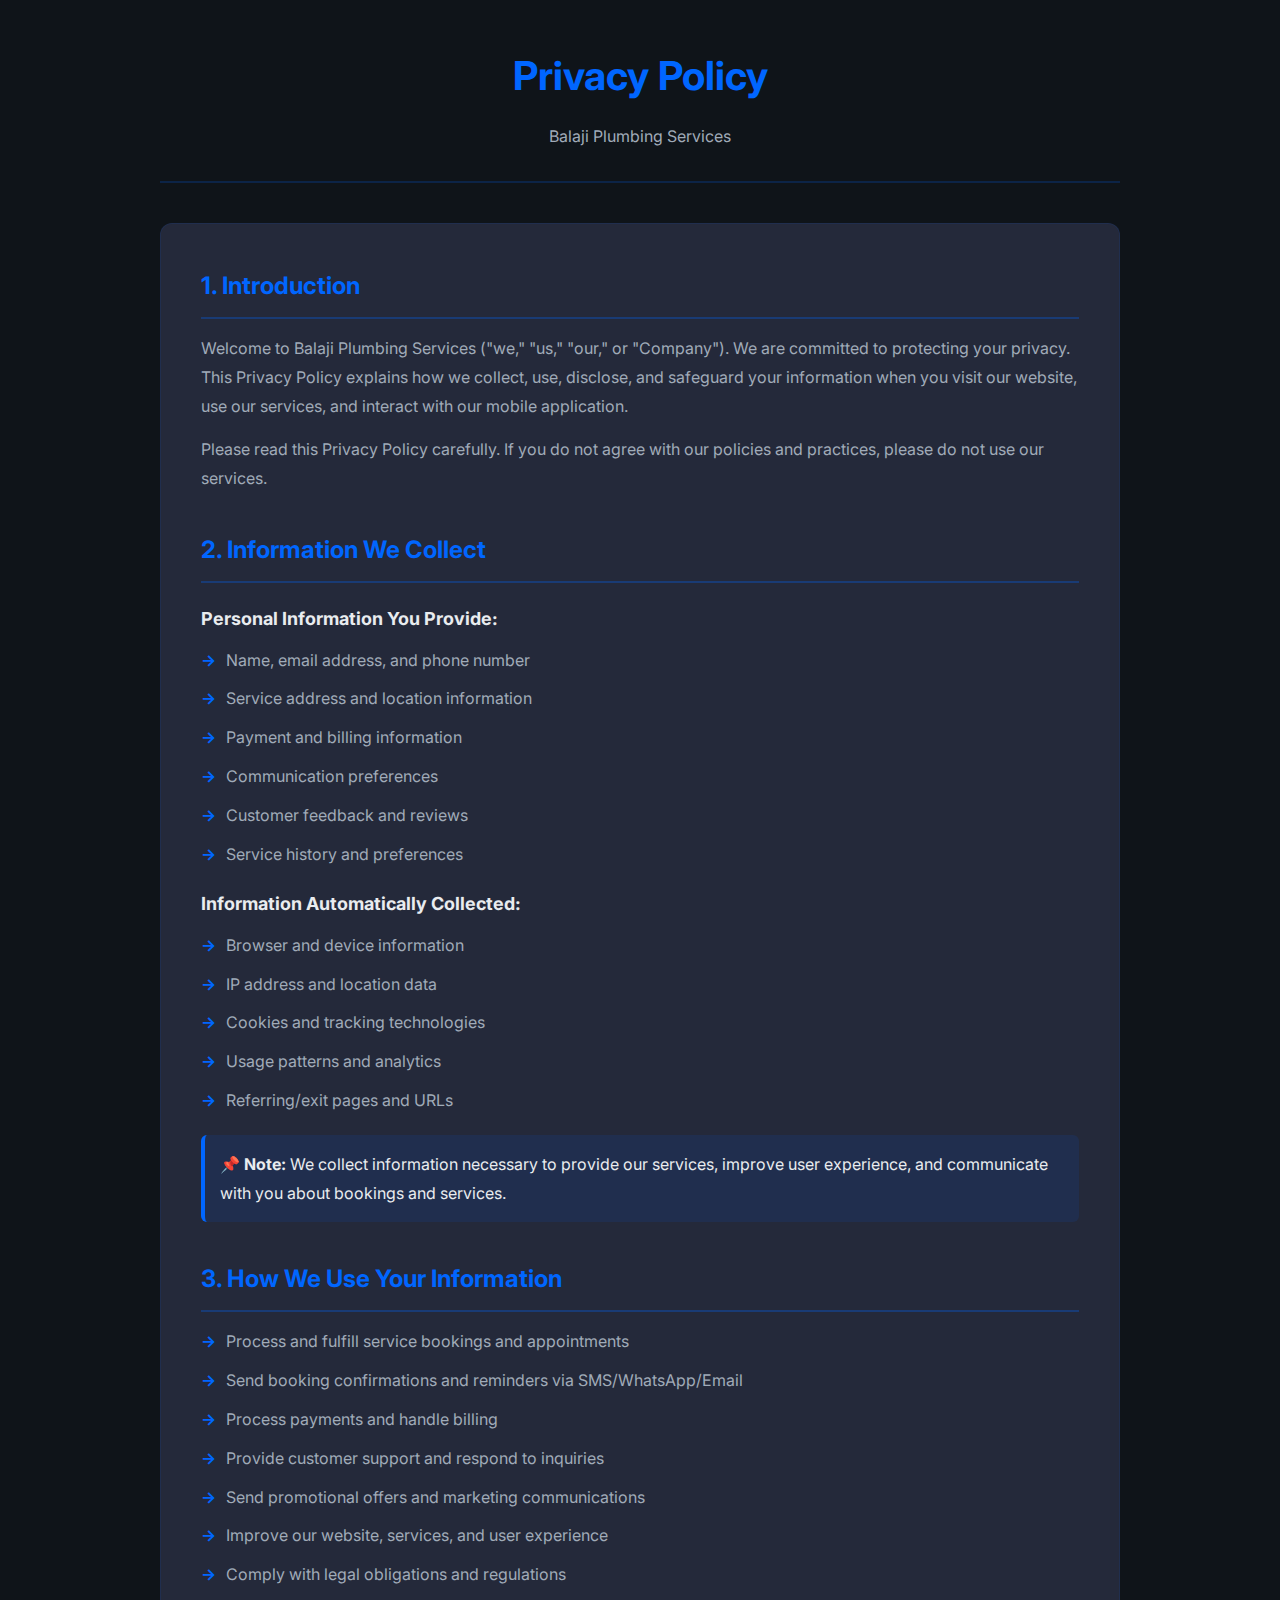
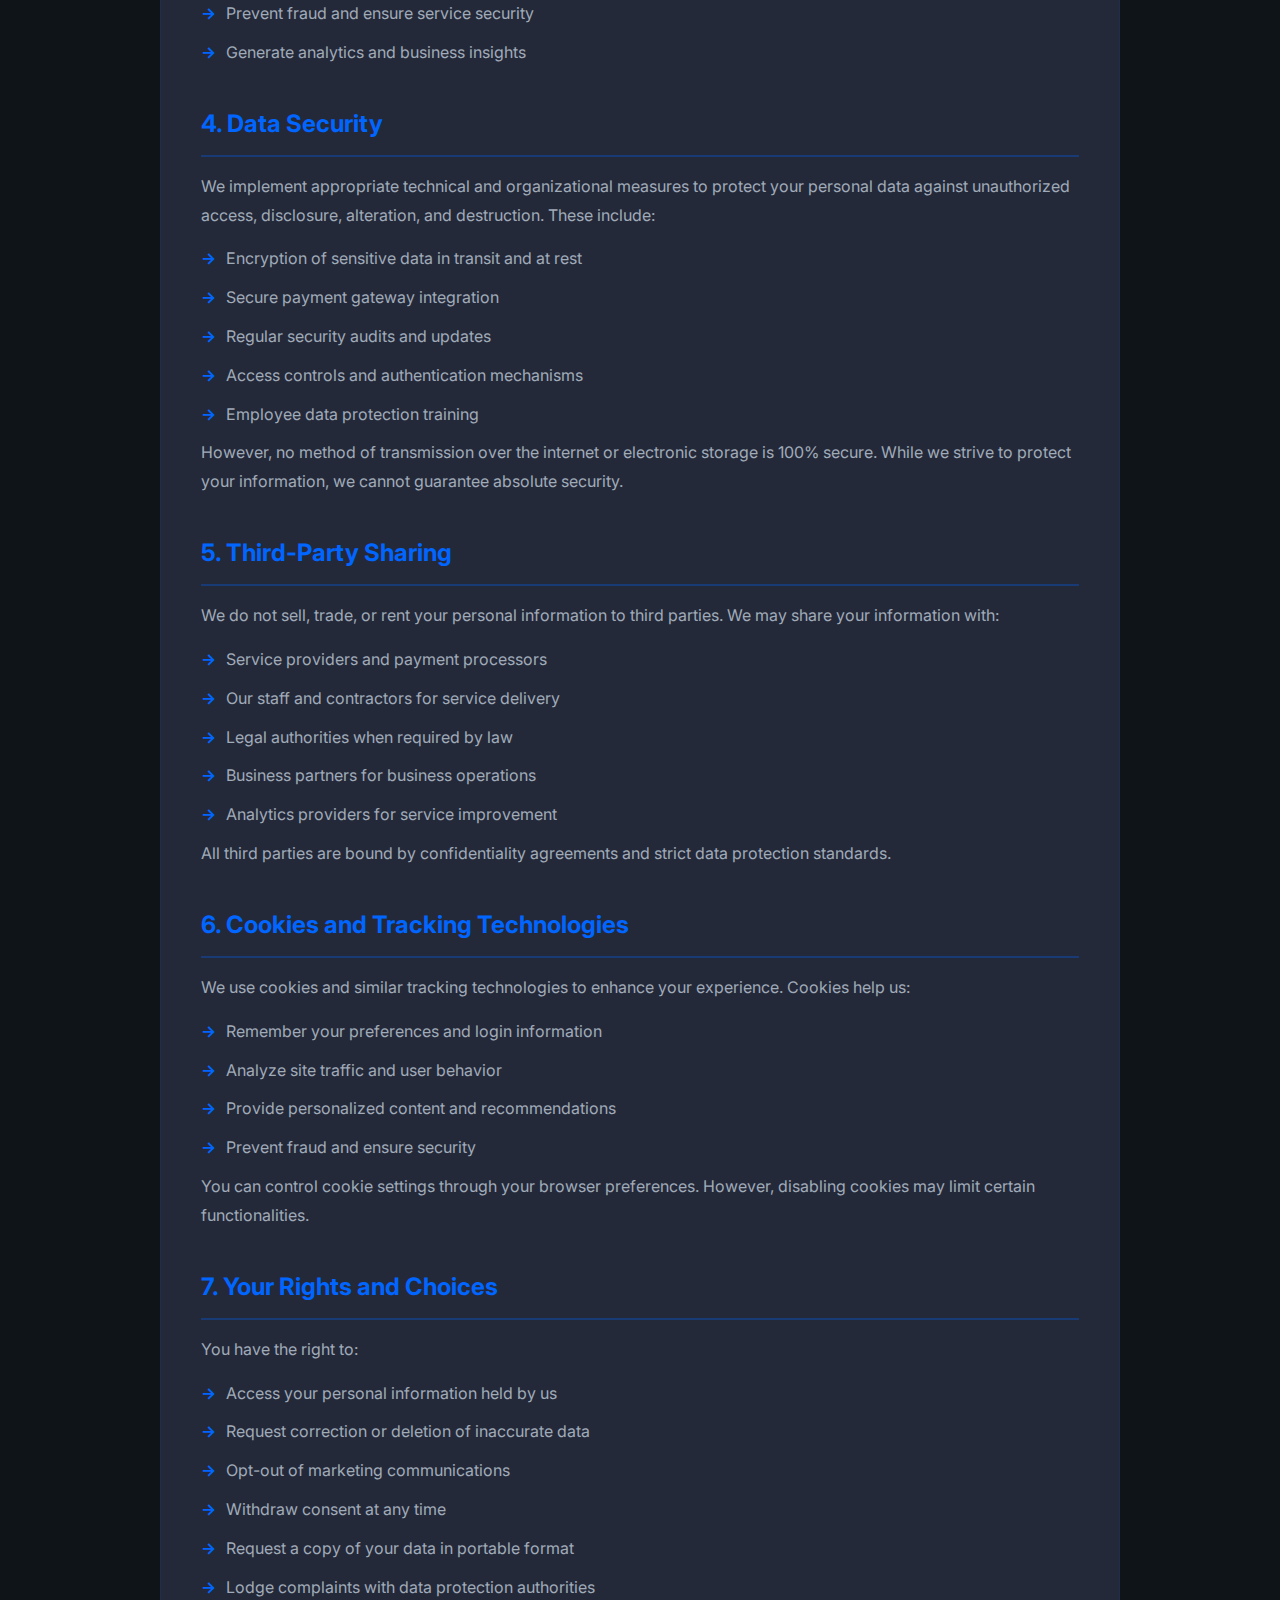
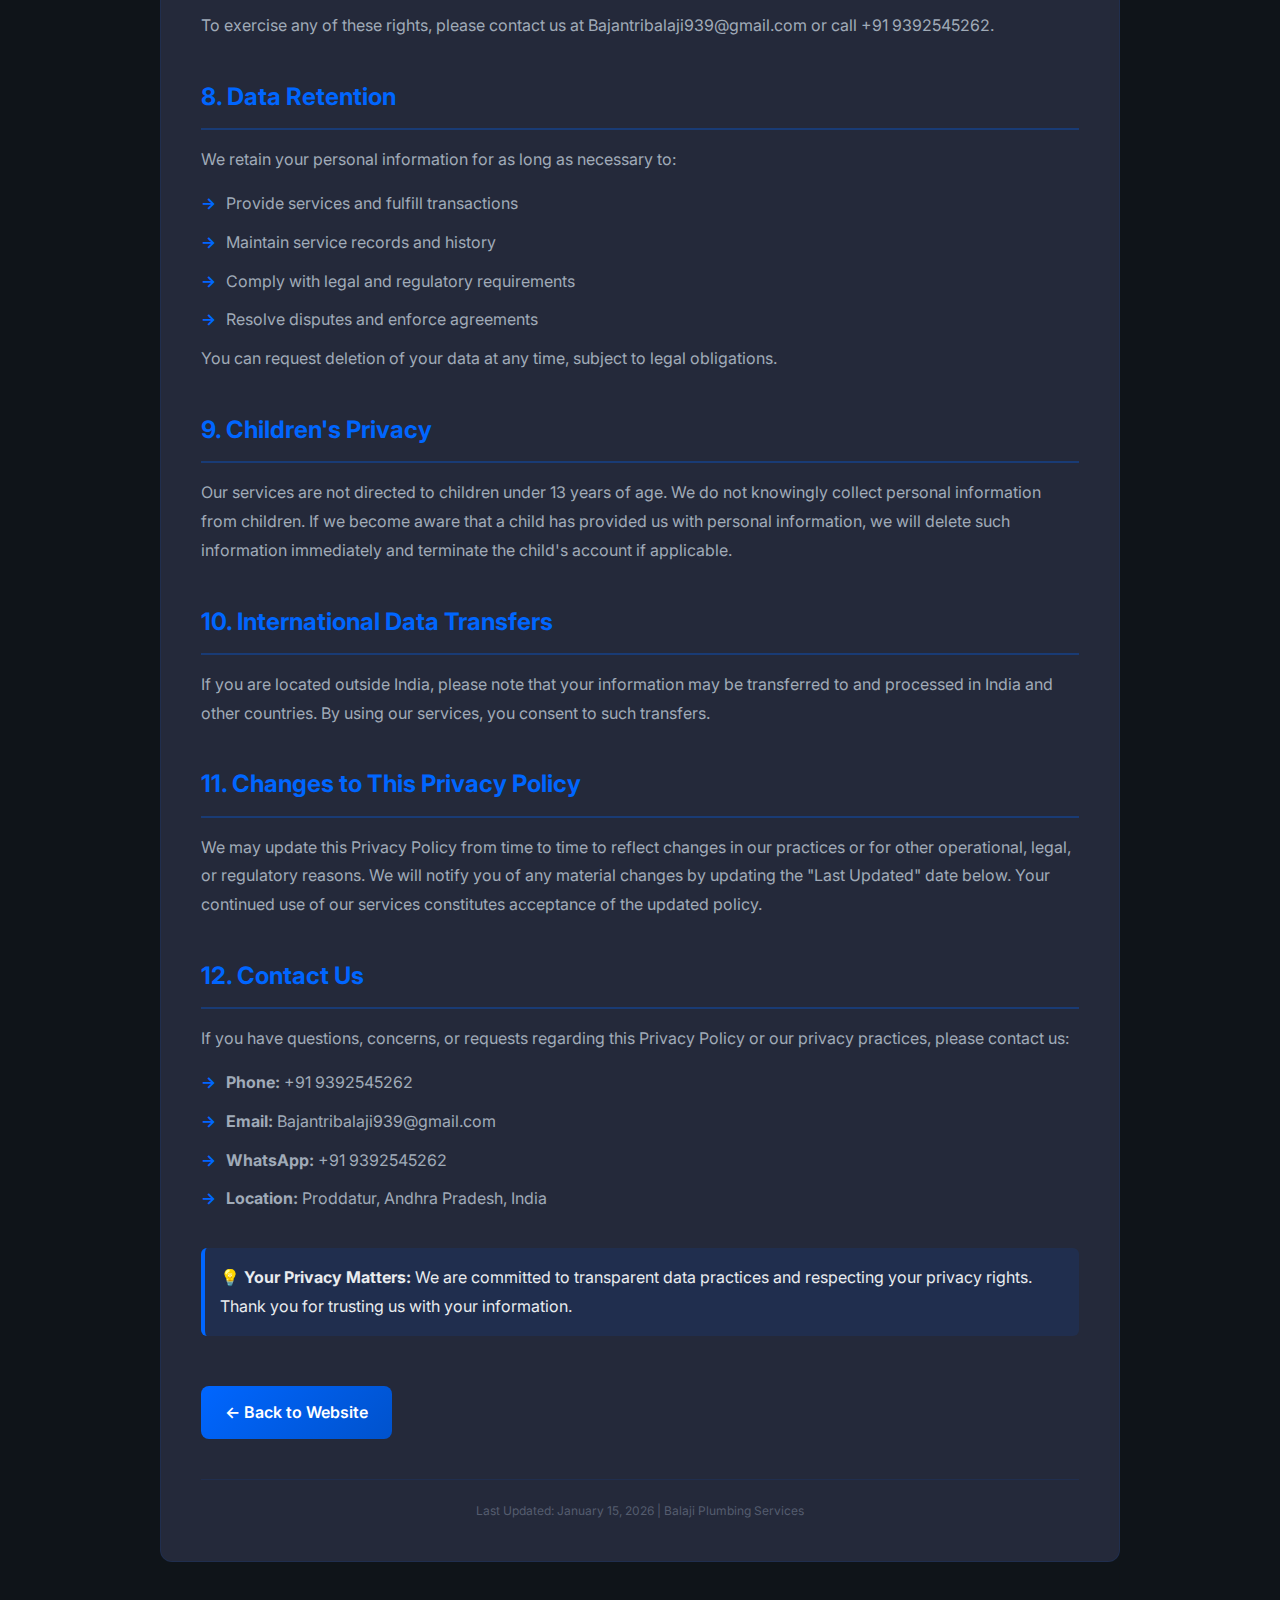
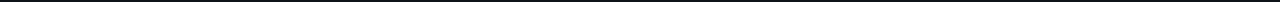
<file: privacy.html>
<!DOCTYPE html>
<html lang="en">
<head>
    <meta charset="UTF-8">
    <meta name="viewport" content="width=device-width, initial-scale=1.0">
    <title>Privacy Policy - Balaji Plumbing Services</title>
    <link href="https://fonts.googleapis.com/css2?family=Inter:wght@300;400;500;600;700;800&display=swap" rel="stylesheet">
    <style>
        * {
            margin: 0;
            padding: 0;
            box-sizing: border-box;
        }

        body {
            font-family: 'Inter', sans-serif;
            background: #0F1419;
            color: #E9ECEF;
            line-height: 1.8;
        }

        .container {
            max-width: 1000px;
            margin: 0 auto;
            padding: 40px 20px;
        }

        .header {
            text-align: center;
            margin-bottom: 40px;
            padding-bottom: 30px;
            border-bottom: 2px solid rgba(0, 102, 255, 0.2);
        }

        .header h1 {
            font-size: 40px;
            margin-bottom: 10px;
            color: #0066FF;
        }

        .header p {
            color: #A0ABB8;
            font-size: 16px;
        }

        .content {
            background: #24293A;
            border-radius: 12px;
            border: 1px solid rgba(0, 102, 255, 0.1);
            padding: 40px;
        }

        .section {
            margin-bottom: 35px;
        }

        .section h2 {
            font-size: 24px;
            color: #0066FF;
            margin-bottom: 15px;
            padding-bottom: 10px;
            border-bottom: 2px solid rgba(0, 102, 255, 0.3);
        }

        .section h3 {
            font-size: 18px;
            color: #E9ECEF;
            margin-top: 20px;
            margin-bottom: 10px;
        }

        .section p {
            color: #A0ABB8;
            margin-bottom: 15px;
            line-height: 1.8;
        }

        .section ul {
            list-style: none;
            margin-left: 0;
        }

        .section li {
            color: #A0ABB8;
            margin-bottom: 10px;
            padding-left: 25px;
            position: relative;
        }

        .section li:before {
            content: "→";
            position: absolute;
            left: 0;
            color: #0066FF;
            font-weight: 700;
        }

        .highlight {
            background: rgba(0, 102, 255, 0.1);
            border-left: 4px solid #0066FF;
            padding: 15px;
            border-radius: 6px;
            margin: 20px 0;
        }

        .back-button {
            display: inline-block;
            margin-top: 30px;
            padding: 12px 24px;
            background: linear-gradient(135deg, #0066FF, #0052CC);
            color: white;
            text-decoration: none;
            border-radius: 8px;
            font-weight: 600;
            transition: all 0.3s ease;
        }

        .back-button:hover {
            transform: translateY(-2px);
            box-shadow: 0 8px 24px rgba(0, 102, 255, 0.3);
        }

        .last-updated {
            text-align: center;
            margin-top: 40px;
            padding-top: 20px;
            border-top: 1px solid rgba(0, 102, 255, 0.1);
            color: #555D6F;
            font-size: 12px;
        }

        @media (max-width: 768px) {
            .container {
                padding: 20px;
            }

            .content {
                padding: 20px;
            }

            .header h1 {
                font-size: 28px;
            }

            .section h2 {
                font-size: 20px;
            }
        }
    </style>
</head>
<body>
    <div class="container">
        <div class="header">
            <h1>Privacy Policy</h1>
            <p>Balaji Plumbing Services</p>
        </div>

        <div class="content">
            <div class="section">
                <h2>1. Introduction</h2>
                <p>Welcome to Balaji Plumbing Services ("we," "us," "our," or "Company"). We are committed to protecting your privacy. This Privacy Policy explains how we collect, use, disclose, and safeguard your information when you visit our website, use our services, and interact with our mobile application.</p>
                <p>Please read this Privacy Policy carefully. If you do not agree with our policies and practices, please do not use our services.</p>
            </div>

            <div class="section">
                <h2>2. Information We Collect</h2>
                <h3>Personal Information You Provide:</h3>
                <ul>
                    <li>Name, email address, and phone number</li>
                    <li>Service address and location information</li>
                    <li>Payment and billing information</li>
                    <li>Communication preferences</li>
                    <li>Customer feedback and reviews</li>
                    <li>Service history and preferences</li>
                </ul>

                <h3>Information Automatically Collected:</h3>
                <ul>
                    <li>Browser and device information</li>
                    <li>IP address and location data</li>
                    <li>Cookies and tracking technologies</li>
                    <li>Usage patterns and analytics</li>
                    <li>Referring/exit pages and URLs</li>
                </ul>

                <div class="highlight">
                    <strong>📌 Note:</strong> We collect information necessary to provide our services, improve user experience, and communicate with you about bookings and services.
                </div>
            </div>

            <div class="section">
                <h2>3. How We Use Your Information</h2>
                <ul>
                    <li>Process and fulfill service bookings and appointments</li>
                    <li>Send booking confirmations and reminders via SMS/WhatsApp/Email</li>
                    <li>Process payments and handle billing</li>
                    <li>Provide customer support and respond to inquiries</li>
                    <li>Send promotional offers and marketing communications</li>
                    <li>Improve our website, services, and user experience</li>
                    <li>Comply with legal obligations and regulations</li>
                    <li>Prevent fraud and ensure service security</li>
                    <li>Generate analytics and business insights</li>
                </ul>
            </div>

            <div class="section">
                <h2>4. Data Security</h2>
                <p>We implement appropriate technical and organizational measures to protect your personal data against unauthorized access, disclosure, alteration, and destruction. These include:</p>
                <ul>
                    <li>Encryption of sensitive data in transit and at rest</li>
                    <li>Secure payment gateway integration</li>
                    <li>Regular security audits and updates</li>
                    <li>Access controls and authentication mechanisms</li>
                    <li>Employee data protection training</li>
                </ul>
                <p>However, no method of transmission over the internet or electronic storage is 100% secure. While we strive to protect your information, we cannot guarantee absolute security.</p>
            </div>

            <div class="section">
                <h2>5. Third-Party Sharing</h2>
                <p>We do not sell, trade, or rent your personal information to third parties. We may share your information with:</p>
                <ul>
                    <li>Service providers and payment processors</li>
                    <li>Our staff and contractors for service delivery</li>
                    <li>Legal authorities when required by law</li>
                    <li>Business partners for business operations</li>
                    <li>Analytics providers for service improvement</li>
                </ul>
                <p>All third parties are bound by confidentiality agreements and strict data protection standards.</p>
            </div>

            <div class="section">
                <h2>6. Cookies and Tracking Technologies</h2>
                <p>We use cookies and similar tracking technologies to enhance your experience. Cookies help us:</p>
                <ul>
                    <li>Remember your preferences and login information</li>
                    <li>Analyze site traffic and user behavior</li>
                    <li>Provide personalized content and recommendations</li>
                    <li>Prevent fraud and ensure security</li>
                </ul>
                <p>You can control cookie settings through your browser preferences. However, disabling cookies may limit certain functionalities.</p>
            </div>

            <div class="section">
                <h2>7. Your Rights and Choices</h2>
                <p>You have the right to:</p>
                <ul>
                    <li>Access your personal information held by us</li>
                    <li>Request correction or deletion of inaccurate data</li>
                    <li>Opt-out of marketing communications</li>
                    <li>Withdraw consent at any time</li>
                    <li>Request a copy of your data in portable format</li>
                    <li>Lodge complaints with data protection authorities</li>
                </ul>
                <p>To exercise any of these rights, please contact us at Bajantribalaji939@gmail.com or call +91 9392545262.</p>
            </div>

            <div class="section">
                <h2>8. Data Retention</h2>
                <p>We retain your personal information for as long as necessary to:</p>
                <ul>
                    <li>Provide services and fulfill transactions</li>
                    <li>Maintain service records and history</li>
                    <li>Comply with legal and regulatory requirements</li>
                    <li>Resolve disputes and enforce agreements</li>
                </ul>
                <p>You can request deletion of your data at any time, subject to legal obligations.</p>
            </div>

            <div class="section">
                <h2>9. Children's Privacy</h2>
                <p>Our services are not directed to children under 13 years of age. We do not knowingly collect personal information from children. If we become aware that a child has provided us with personal information, we will delete such information immediately and terminate the child's account if applicable.</p>
            </div>

            <div class="section">
                <h2>10. International Data Transfers</h2>
                <p>If you are located outside India, please note that your information may be transferred to and processed in India and other countries. By using our services, you consent to such transfers.</p>
            </div>

            <div class="section">
                <h2>11. Changes to This Privacy Policy</h2>
                <p>We may update this Privacy Policy from time to time to reflect changes in our practices or for other operational, legal, or regulatory reasons. We will notify you of any material changes by updating the "Last Updated" date below. Your continued use of our services constitutes acceptance of the updated policy.</p>
            </div>

            <div class="section">
                <h2>12. Contact Us</h2>
                <p>If you have questions, concerns, or requests regarding this Privacy Policy or our privacy practices, please contact us:</p>
                <ul>
                    <li><strong>Phone:</strong> +91 9392545262</li>
                    <li><strong>Email:</strong> Bajantribalaji939@gmail.com</li>
                    <li><strong>WhatsApp:</strong> +91 9392545262</li>
                    <li><strong>Location:</strong> Proddatur, Andhra Pradesh, India</li>
                </ul>
            </div>

            <div class="highlight">
                <strong>💡 Your Privacy Matters:</strong> We are committed to transparent data practices and respecting your privacy rights. Thank you for trusting us with your information.
            </div>

            <a href="index.html" class="back-button">← Back to Website</a>

            <div class="last-updated">
                Last Updated: January 15, 2026 | Balaji Plumbing Services
            </div>
        </div>
    </div>
</body>
</html>
</file>
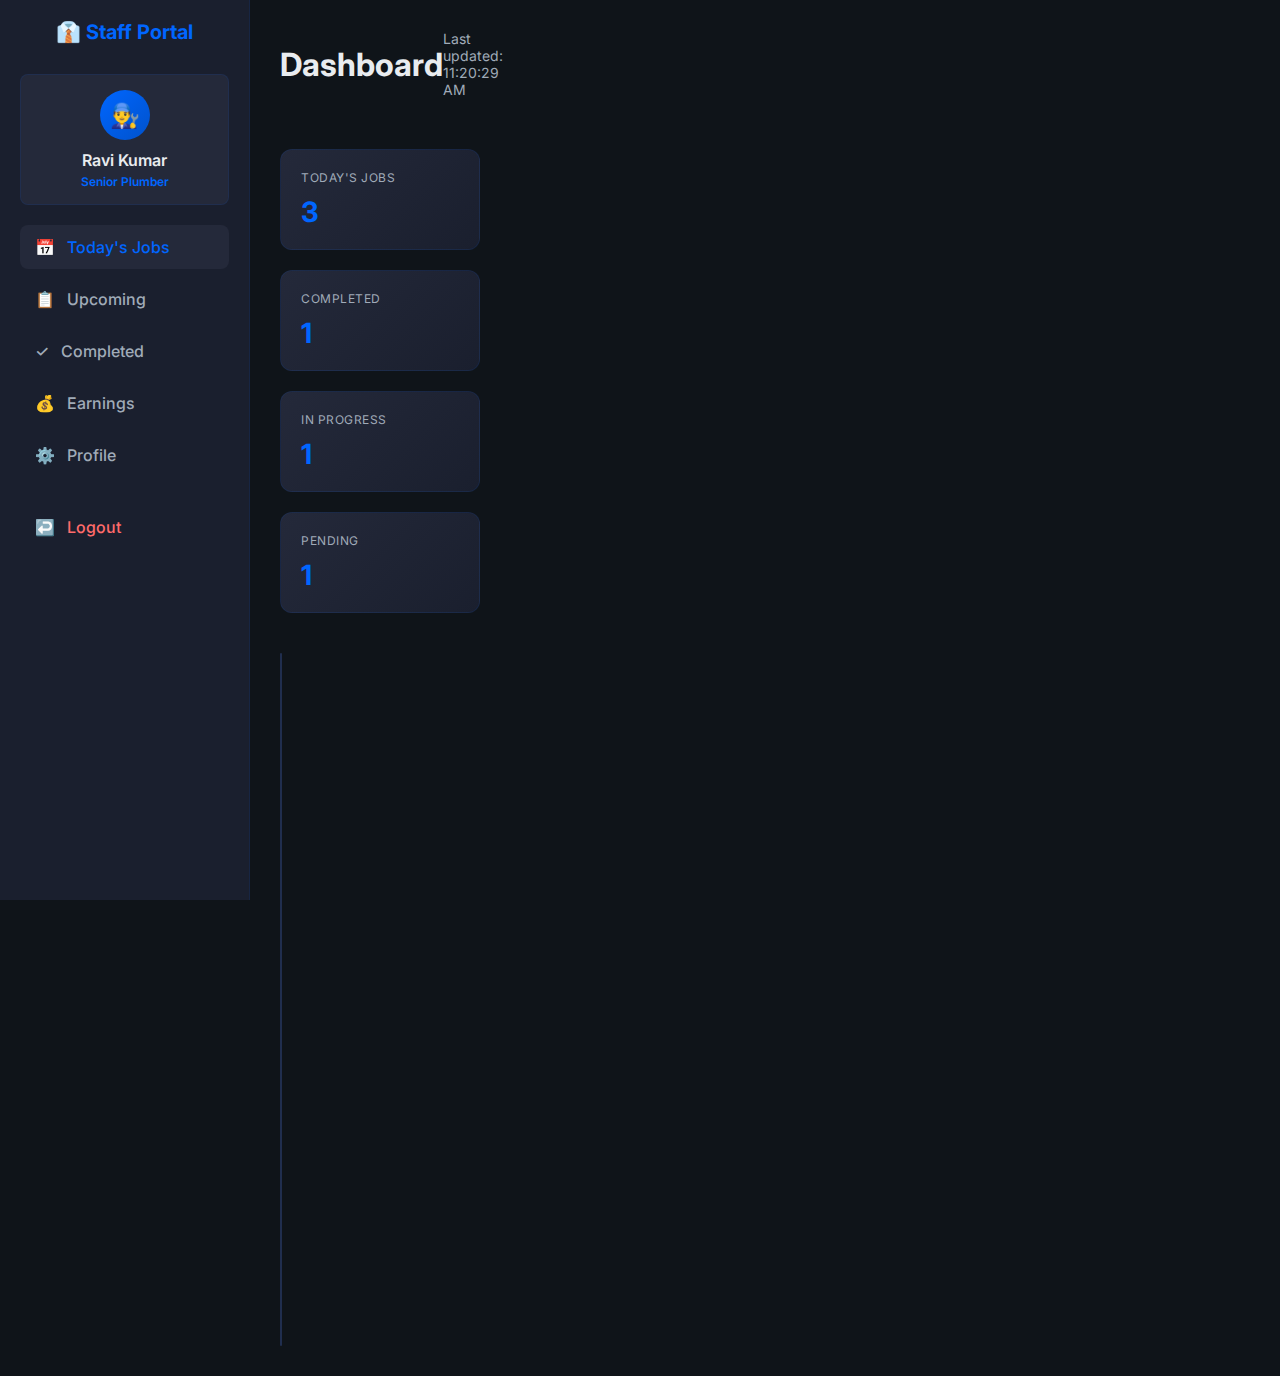
<file: staff-dashboard.html>
<!DOCTYPE html>
<html lang="en">
<head>
    <meta charset="UTF-8">
    <meta name="viewport" content="width=device-width, initial-scale=1.0">
    <title>Staff Dashboard - Balaji Plumbing</title>
    <link href="https://fonts.googleapis.com/css2?family=Inter:wght@300;400;500;600;700;800&display=swap" rel="stylesheet">
    <style>
        * {
            margin: 0;
            padding: 0;
            box-sizing: border-box;
        }

        body {
            font-family: 'Inter', sans-serif;
            background: #0F1419;
            color: #E9ECEF;
            min-height: 100vh;
        }

        .dashboard {
            display: grid;
            grid-template-columns: 250px 1fr;
            min-height: 100vh;
        }

        .sidebar {
            background: #1A1F2E;
            border-right: 1px solid rgba(0, 102, 255, 0.1);
            padding: 20px;
            position: fixed;
            width: 250px;
            height: 100vh;
            overflow-y: auto;
        }

        .logo-staff {
            font-size: 20px;
            font-weight: 700;
            color: #0066FF;
            margin-bottom: 30px;
            text-align: center;
        }

        .staff-profile {
            background: #24293A;
            padding: 15px;
            border-radius: 8px;
            margin-bottom: 20px;
            text-align: center;
            border: 1px solid rgba(0, 102, 255, 0.1);
        }

        .staff-avatar {
            width: 50px;
            height: 50px;
            background: linear-gradient(135deg, #0066FF, #0052CC);
            border-radius: 50%;
            display: flex;
            align-items: center;
            justify-content: center;
            font-size: 24px;
            margin: 0 auto 10px;
        }

        .staff-name {
            font-weight: 600;
            margin-bottom: 4px;
        }

        .staff-role {
            font-size: 12px;
            color: #0066FF;
            font-weight: 600;
        }

        .sidebar-nav {
            display: flex;
            flex-direction: column;
            gap: 8px;
        }

        .sidebar-item {
            padding: 12px 15px;
            border-radius: 8px;
            cursor: pointer;
            color: #A0ABB8;
            text-decoration: none;
            display: flex;
            gap: 12px;
            align-items: center;
            font-weight: 500;
            transition: all 0.3s ease;
        }

        .sidebar-item:hover,
        .sidebar-item.active {
            background: #24293A;
            color: #0066FF;
        }

        .main-content {
            margin-left: 250px;
            padding: 30px;
        }

        .header {
            display: flex;
            justify-content: space-between;
            align-items: center;
            margin-bottom: 30px;
            padding-bottom: 20px;
            border-bottom: 1px solid rgba(0, 102, 255, 0.1);
        }

        .header h1 {
            font-size: 32px;
        }

        .card {
            background: #24293A;
            padding: 25px;
            border-radius: 12px;
            border: 1px solid rgba(0, 102, 255, 0.1);
            transition: all 0.3s ease;
        }

        .card:hover {
            border-color: #0066FF;
            box-shadow: 0 8px 32px rgba(0, 102, 255, 0.15);
        }

        .dashboard-grid {
            display: grid;
            grid-template-columns: repeat(auto-fit, minmax(200px, 1fr));
            gap: 20px;
            margin-bottom: 40px;
        }

        .stat-card {
            background: linear-gradient(135deg, #24293A, #1A1F2E);
            padding: 20px;
            border-radius: 12px;
            border: 1px solid rgba(0, 102, 255, 0.1);
        }

        .stat-title {
            color: #A0ABB8;
            font-size: 12px;
            text-transform: uppercase;
            margin-bottom: 10px;
            letter-spacing: 0.5px;
        }

        .stat-value {
            font-size: 28px;
            font-weight: 700;
            color: #0066FF;
        }

        .jobs-list {
            background: #24293A;
            border-radius: 12px;
            border: 1px solid rgba(0, 102, 255, 0.1);
            overflow: hidden;
        }

        .jobs-header {
            padding: 20px;
            border-bottom: 1px solid rgba(0, 102, 255, 0.1);
        }

        .jobs-header h2 {
            font-size: 20px;
        }

        .job-item {
            padding: 20px;
            border-bottom: 1px solid rgba(0, 102, 255, 0.05);
            display: flex;
            justify-content: space-between;
            align-items: center;
            transition: all 0.3s ease;
        }

        .job-item:hover {
            background: rgba(0, 102, 255, 0.05);
        }

        .job-item:last-child {
            border-bottom: none;
        }

        .job-info {
            flex: 1;
        }

        .job-id {
            font-weight: 600;
            color: #0066FF;
            margin-bottom: 4px;
        }

        .job-service {
            color: #E9ECEF;
            font-weight: 500;
            margin-bottom: 4px;
        }

        .job-customer {
            color: #A0ABB8;
            font-size: 14px;
        }

        .job-time {
            background: #0066FF;
            color: white;
            padding: 6px 12px;
            border-radius: 6px;
            font-size: 12px;
            margin-right: 12px;
        }

        .job-action {
            background: transparent;
            border: 2px solid #0066FF;
            color: #0066FF;
            padding: 8px 16px;
            border-radius: 6px;
            cursor: pointer;
            font-weight: 600;
            transition: all 0.3s ease;
        }

        .job-action:hover {
            background: #0066FF;
            color: white;
        }

        .btn {
            padding: 10px 20px;
            border: none;
            border-radius: 6px;
            cursor: pointer;
            font-weight: 600;
            transition: all 0.3s ease;
        }

        .btn-primary {
            background: #0066FF;
            color: white;
        }

        .btn-primary:hover {
            background: #0052CC;
        }

        .btn-logout {
            background: #FF6B6B;
            color: white;
        }

        .btn-logout:hover {
            background: #FF5252;
        }

        @media (max-width: 768px) {
            .dashboard {
                grid-template-columns: 1fr;
            }

            .sidebar {
                position: fixed;
                left: -250px;
                transition: left 0.3s ease;
                z-index: 1000;
                height: 100vh;
            }

            .sidebar.open {
                left: 0;
            }

            .main-content {
                margin-left: 0;
            }

            .dashboard-grid {
                grid-template-columns: 1fr;
            }

            .header {
                flex-direction: column;
                align-items: flex-start;
            }
        }
    </style>
</head>
<body>
    <div class="dashboard">
        <!-- Sidebar -->
        <div class="sidebar">
            <div class="logo-staff">👔 Staff Portal</div>

            <div class="staff-profile">
                <div class="staff-avatar">👨‍🔧</div>
                <div class="staff-name">Ravi Kumar</div>
                <div class="staff-role">Senior Plumber</div>
            </div>

            <nav class="sidebar-nav">
                <a href="#" class="sidebar-item active" onclick="showSection('today')">
                    <span>📅</span> Today's Jobs
                </a>
                <a href="#" class="sidebar-item" onclick="showSection('upcoming')">
                    <span>📋</span> Upcoming
                </a>
                <a href="#" class="sidebar-item" onclick="showSection('completed')">
                    <span>✓</span> Completed
                </a>
                <a href="#" class="sidebar-item" onclick="showSection('earnings')">
                    <span>💰</span> Earnings
                </a>
                <a href="#" class="sidebar-item" onclick="showSection('profile')">
                    <span>⚙️</span> Profile
                </a>
                <a href="index.html" class="sidebar-item" style="color: #FF6B6B; margin-top: 20px;">
                    <span>↩️</span> Logout
                </a>
            </nav>
        </div>

        <!-- Main Content -->
        <div class="main-content">
            <div class="header">
                <h1>Dashboard</h1>
                <div style="color: #A0ABB8; font-size: 14px;">
                    Last updated: <span id="currentTime">Now</span>
                </div>
            </div>

            <!-- Today's Jobs Section -->
            <div id="today-section" class="section">
                <div class="dashboard-grid">
                    <div class="stat-card">
                        <div class="stat-title">Today's Jobs</div>
                        <div class="stat-value">3</div>
                    </div>
                    <div class="stat-card">
                        <div class="stat-title">Completed</div>
                        <div class="stat-value">1</div>
                    </div>
                    <div class="stat-card">
                        <div class="stat-title">In Progress</div>
                        <div class="stat-value">1</div>
                    </div>
                    <div class="stat-card">
                        <div class="stat-title">Pending</div>
                        <div class="stat-value">1</div>
                    </div>
                </div>

                <div class="jobs-list">
                    <div class="jobs-header">
                        <h2>Today's Assignments</h2>
                    </div>
                    <div class="job-item">
                        <div class="job-info">
                            <div class="job-id">#BP-2026-0155</div>
                            <div class="job-service">Leak Repair & Replacement</div>
                            <div class="job-customer">Ramesh Kumar • HSR Layout</div>
                        </div>
                        <div class="job-time">10:00 AM</div>
                        <button class="job-action" onclick="acceptJob()">Accept</button>
                    </div>
                    <div class="job-item">
                        <div class="job-info">
                            <div class="job-id">#BP-2026-0154</div>
                            <div class="job-service">Drain Cleaning Service</div>
                            <div class="job-customer">Priya Sharma • Whitefield</div>
                        </div>
                        <div class="job-time">2:00 PM</div>
                        <button class="job-action" onclick="acceptJob()">Accept</button>
                    </div>
                    <div class="job-item">
                        <div class="job-info">
                            <div class="job-id">#BP-2026-0153</div>
                            <div class="job-service">Geyser Installation</div>
                            <div class="job-customer">Vikram Singh • Indiranagar</div>
                        </div>
                        <div class="job-time">4:30 PM</div>
                        <button class="job-action" onclick="acceptJob()">Accept</button>
                    </div>
                </div>
            </div>

            <!-- Upcoming Section -->
            <div id="upcoming-section" class="section" style="display: none;">
                <div class="dashboard-grid">
                    <div class="stat-card">
                        <div class="stat-title">Upcoming Jobs</div>
                        <div class="stat-value">7</div>
                    </div>
                    <div class="stat-card">
                        <div class="stat-title">This Week</div>
                        <div class="stat-value">5</div>
                    </div>
                    <div class="stat-card">
                        <div class="stat-title">Next Week</div>
                        <div class="stat-value">2</div>
                    </div>
                </div>

                <div class="jobs-list">
                    <div class="jobs-header">
                        <h2>Upcoming Assignments</h2>
                    </div>
                    <div class="job-item">
                        <div class="job-info">
                            <div class="job-id">#BP-2026-0156</div>
                            <div class="job-service">Maintenance Checkup</div>
                            <div class="job-customer">Anjali Desai • Koramangala</div>
                        </div>
                        <div class="job-time">Tomorrow 9:00 AM</div>
                        <button class="job-action">Details</button>
                    </div>
                    <div class="job-item">
                        <div class="job-info">
                            <div class="job-id">#BP-2026-0157</div>
                            <div class="job-service">Emergency Response</div>
                            <div class="job-customer">Suresh Kumar • Marathahalli</div>
                        </div>
                        <div class="job-time">Jan 16, 11:00 AM</div>
                        <button class="job-action">Details</button>
                    </div>
                </div>
            </div>

            <!-- Completed Section -->
            <div id="completed-section" class="section" style="display: none;">
                <div class="dashboard-grid">
                    <div class="stat-card">
                        <div class="stat-title">Total Completed</div>
                        <div class="stat-value">156</div>
                    </div>
                    <div class="stat-card">
                        <div class="stat-title">This Month</div>
                        <div class="stat-value">18</div>
                    </div>
                    <div class="stat-card">
                        <div class="stat-title">Rating</div>
                        <div class="stat-value">4.9 ⭐</div>
                    </div>
                </div>

                <div class="jobs-list">
                    <div class="jobs-header">
                        <h2>Recent Completed Jobs</h2>
                    </div>
                    <div class="job-item">
                        <div class="job-info">
                            <div class="job-id">#BP-2026-0155</div>
                            <div class="job-service">Leak Repair & Replacement</div>
                            <div class="job-customer">Ramesh Kumar • HSR Layout</div>
                        </div>
                        <div class="job-time">Today 12:30 PM</div>
                        <button class="job-action">Invoice</button>
                    </div>
                    <div class="job-item">
                        <div class="job-info">
                            <div class="job-id">#BP-2026-0150</div>
                            <div class="job-service">Drain Cleaning</div>
                            <div class="job-customer">Priya Sharma • Whitefield</div>
                        </div>
                        <div class="job-time">Jan 14, 3:45 PM</div>
                        <button class="job-action">Invoice</button>
                    </div>
                </div>
            </div>

            <!-- Earnings Section -->
            <div id="earnings-section" class="section" style="display: none;">
                <div class="dashboard-grid">
                    <div class="stat-card">
                        <div class="stat-title">This Month Earnings</div>
                        <div class="stat-value">₹18,500</div>
                    </div>
                    <div class="stat-card">
                        <div class="stat-title">This Year Earnings</div>
                        <div class="stat-value">₹2.1L</div>
                    </div>
                    <div class="stat-card">
                        <div class="stat-title">Pending Payment</div>
                        <div class="stat-value">₹2,800</div>
                    </div>
                    <div class="stat-card">
                        <div class="stat-title">Bonus Earned</div>
                        <div class="stat-value">₹5,000</div>
                    </div>
                </div>

                <div class="card">
                    <div style="margin-bottom: 20px;">
                        <h3 style="margin-bottom: 10px;">Payment History</h3>
                        <p style="color: #A0ABB8; font-size: 14px;">Last payment: Dec 30, 2025 • ₹16,200</p>
                    </div>
                    <div style="background: #1A1F2E; padding: 15px; border-radius: 8px; text-align: center;">
                        <p style="color: #A0ABB8; font-size: 14px; margin-bottom: 10px;">Next payment scheduled</p>
                        <p style="font-size: 18px; font-weight: 600;">January 31, 2026</p>
                    </div>
                </div>
            </div>

            <!-- Profile Section -->
            <div id="profile-section" class="section" style="display: none;">
                <div class="card">
                    <h2 style="margin-bottom: 20px;">Staff Profile</h2>
                    <div style="display: grid; grid-template-columns: 1fr 1fr; gap: 20px;">
                        <div>
                            <div style="margin-bottom: 15px;">
                                <label style="color: #A0ABB8; font-size: 12px; text-transform: uppercase; display: block; margin-bottom: 6px;">Name</label>
                                <p style="font-size: 16px;">Ravi Kumar</p>
                            </div>
                            <div style="margin-bottom: 15px;">
                                <label style="color: #A0ABB8; font-size: 12px; text-transform: uppercase; display: block; margin-bottom: 6px;">Position</label>
                                <p style="font-size: 16px;">Senior Plumber</p>
                            </div>
                            <div style="margin-bottom: 15px;">
                                <label style="color: #A0ABB8; font-size: 12px; text-transform: uppercase; display: block; margin-bottom: 6px;">Phone</label>
                                <p style="font-size: 16px;">+91 98765 11111</p>
                            </div>
                        </div>
                        <div>
                            <div style="margin-bottom: 15px;">
                                <label style="color: #A0ABB8; font-size: 12px; text-transform: uppercase; display: block; margin-bottom: 6px;">Email</label>
                                <p style="font-size: 16px;">ravi@balajiplumbing.com</p>
                            </div>
                            <div style="margin-bottom: 15px;">
                                <label style="color: #A0ABB8; font-size: 12px; text-transform: uppercase; display: block; margin-bottom: 6px;">Joined Date</label>
                                <p style="font-size: 16px;">Jan 15, 2022</p>
                            </div>
                            <div style="margin-bottom: 15px;">
                                <label style="color: #A0ABB8; font-size: 12px; text-transform: uppercase; display: block; margin-bottom: 6px;">Rating</label>
                                <p style="font-size: 16px;">4.9 ⭐</p>
                            </div>
                        </div>
                    </div>
                </div>
            </div>
        </div>
    </div>

    <script>
        function showSection(sectionName) {
            document.querySelectorAll('.section').forEach(section => {
                section.style.display = 'none';
            });

            const sectionId = sectionName + '-section';
            const section = document.getElementById(sectionId);
            if (section) {
                section.style.display = 'block';
            }

            document.querySelectorAll('.sidebar-item').forEach(item => {
                item.classList.remove('active');
            });
            event.target.closest('.sidebar-item').classList.add('active');
        }

        function acceptJob() {
            alert('Job accepted! You can now start the work. Mark as completed when done.');
        }

        function updateTime() {
            const now = new Date();
            document.getElementById('currentTime').textContent = now.toLocaleTimeString();
        }

        updateTime();
        setInterval(updateTime, 60000);
    </script>
</body>
</html>
</file>
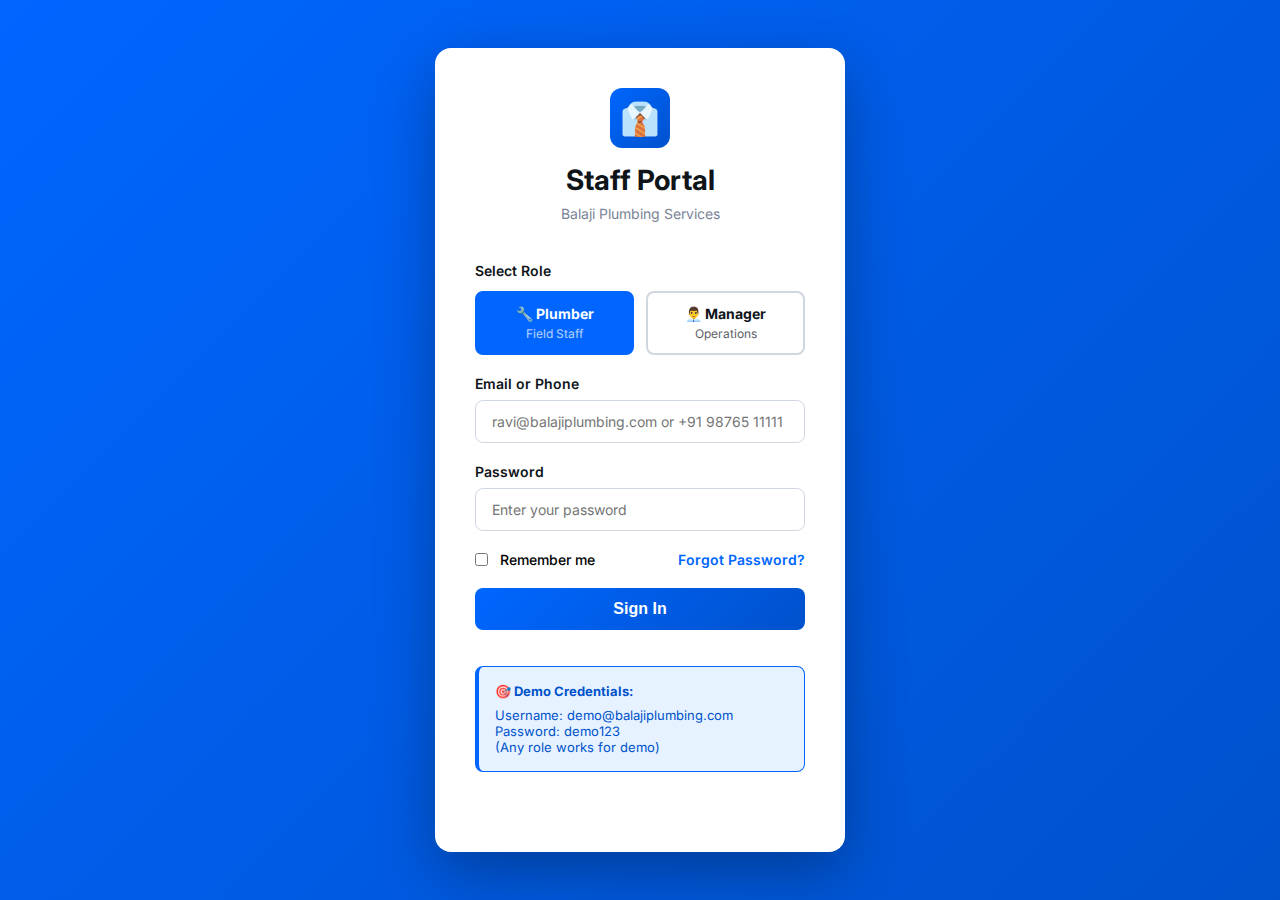
<file: staff-login.html>
<!DOCTYPE html>
<html lang="en">
<head>
    <meta charset="UTF-8">
    <meta name="viewport" content="width=device-width, initial-scale=1.0">
    <title>Staff Login - Balaji Plumbing Services</title>
    <link href="https://fonts.googleapis.com/css2?family=Inter:wght@300;400;500;600;700;800&display=swap" rel="stylesheet">
    <style>
        * {
            margin: 0;
            padding: 0;
            box-sizing: border-box;
        }

        body {
            font-family: 'Inter', sans-serif;
            background: linear-gradient(135deg, #0066FF 0%, #0052CC 100%);
            min-height: 100vh;
            display: flex;
            align-items: center;
            justify-content: center;
        }

        .login-container {
            width: 100%;
            max-width: 450px;
            padding: 20px;
        }

        .login-card {
            background: white;
            border-radius: 16px;
            padding: 40px;
            box-shadow: 0 20px 60px rgba(0, 0, 0, 0.3);
        }

        .login-header {
            text-align: center;
            margin-bottom: 40px;
        }

        .logo-login {
            width: 60px;
            height: 60px;
            background: linear-gradient(135deg, #0066FF, #0052CC);
            border-radius: 12px;
            display: flex;
            align-items: center;
            justify-content: center;
            font-size: 32px;
            margin: 0 auto 15px;
            color: white;
            font-weight: 700;
        }

        .login-header h1 {
            font-size: 28px;
            color: #0F1419;
            margin-bottom: 8px;
        }

        .login-header p {
            color: #7A8396;
            font-size: 14px;
        }

        .form-group {
            margin-bottom: 20px;
        }

        .form-group label {
            display: block;
            margin-bottom: 8px;
            color: #0F1419;
            font-weight: 600;
            font-size: 14px;
        }

        .form-group input {
            width: 100%;
            padding: 12px 16px;
            border: 1px solid #D1D7E0;
            border-radius: 8px;
            font-size: 14px;
            font-family: 'Inter', sans-serif;
            transition: all 0.3s ease;
        }

        .form-group input:focus {
            outline: none;
            border-color: #0066FF;
            box-shadow: 0 0 0 3px rgba(0, 102, 255, 0.1);
        }

        .remember-forgot {
            display: flex;
            justify-content: space-between;
            align-items: center;
            margin-bottom: 20px;
            font-size: 14px;
        }

        .remember-forgot input {
            width: auto;
            margin-right: 6px;
        }

        .remember-forgot a {
            color: #0066FF;
            text-decoration: none;
            font-weight: 600;
        }

        .remember-forgot a:hover {
            text-decoration: underline;
        }

        .login-btn {
            width: 100%;
            padding: 12px;
            background: linear-gradient(135deg, #0066FF, #0052CC);
            color: white;
            border: none;
            border-radius: 8px;
            font-size: 16px;
            font-weight: 700;
            cursor: pointer;
            transition: all 0.3s ease;
            margin-bottom: 16px;
        }

        .login-btn:hover {
            transform: translateY(-2px);
            box-shadow: 0 8px 24px rgba(0, 102, 255, 0.3);
        }

        .login-btn:active {
            transform: translateY(0);
        }

        .demo-info {
            background: #E6F2FF;
            border: 1px solid #0066FF;
            border-radius: 8px;
            padding: 16px;
            margin-top: 20px;
            font-size: 13px;
            color: #0052CC;
            border-left: 4px solid #0066FF;
        }

        .demo-info strong {
            display: block;
            margin-bottom: 8px;
        }

        .back-link {
            text-align: center;
            margin-top: 20px;
        }

        .back-link a {
            color: white;
            text-decoration: none;
            font-weight: 600;
            display: inline-flex;
            align-items: center;
            gap: 8px;
            transition: all 0.3s ease;
        }

        .back-link a:hover {
            transform: translateX(-5px);
        }

        .staff-roles {
            display: grid;
            grid-template-columns: 1fr 1fr;
            gap: 12px;
            margin-bottom: 20px;
        }

        .role-card {
            padding: 12px;
            border: 2px solid #D1D7E0;
            border-radius: 8px;
            text-align: center;
            cursor: pointer;
            transition: all 0.3s ease;
            background: white;
            color: #0F1419;
        }

        .role-card:hover {
            border-color: #0066FF;
            background: #E6F2FF;
        }

        .role-card.selected {
            border-color: #0066FF;
            background: #0066FF;
            color: white;
        }

        .role-card h4 {
            font-size: 14px;
            margin-bottom: 4px;
        }

        .role-card p {
            font-size: 12px;
            opacity: 0.7;
        }

        .error-message {
            color: #FF6B6B;
            font-size: 14px;
            margin-bottom: 16px;
            padding: 12px;
            background: rgba(255, 107, 107, 0.1);
            border-radius: 8px;
            display: none;
        }

        @media (max-width: 480px) {
            .login-card {
                padding: 24px;
            }

            .login-header h1 {
                font-size: 24px;
            }

            .staff-roles {
                grid-template-columns: 1fr;
            }
        }
    </style>
</head>
<body>
    <div class="login-container">
        <div class="login-card">
            <div class="login-header">
                <div class="logo-login">👔</div>
                <h1>Staff Portal</h1>
                <p>Balaji Plumbing Services</p>
            </div>

            <div class="error-message" id="errorMessage"></div>

            <form onsubmit="handleLogin(event)">
                <div style="margin-bottom: 20px;">
                    <label style="display: block; margin-bottom: 12px; color: #0F1419; font-weight: 600; font-size: 14px;">Select Role</label>
                    <div class="staff-roles">
                        <div class="role-card" onclick="selectRole(this, 'plumber')">
                            <h4>🔧 Plumber</h4>
                            <p>Field Staff</p>
                        </div>
                        <div class="role-card" onclick="selectRole(this, 'manager')">
                            <h4>👨‍💼 Manager</h4>
                            <p>Operations</p>
                        </div>
                    </div>
                </div>

                <div class="form-group">
                    <label>Email or Phone</label>
                    <input type="text" id="username" placeholder="ravi@balajiplumbing.com or +91 98765 11111" required>
                </div>

                <div class="form-group">
                    <label>Password</label>
                    <input type="password" id="password" placeholder="Enter your password" required>
                </div>

                <div class="remember-forgot">
                    <label style="display: flex; align-items: center;">
                        <input type="checkbox" style="width: auto;">
                        <span style="margin-left: 6px; font-weight: 500;">Remember me</span>
                    </label>
                    <a href="#" onclick="forgotPassword(event)">Forgot Password?</a>
                </div>

                <button type="submit" class="login-btn">Sign In</button>

                <div class="demo-info">
                    <strong>🎯 Demo Credentials:</strong>
                    Username: demo@balajiplumbing.com<br>
                    Password: demo123<br>
                    (Any role works for demo)
                </div>
            </form>

            <div class="back-link">
                <a href="index.html">← Back to Website</a>
            </div>
        </div>
    </div>

    <script>
        let selectedRole = 'plumber';

        function selectRole(element, role) {
            document.querySelectorAll('.role-card').forEach(card => {
                card.classList.remove('selected');
            });
            element.classList.add('selected');
            selectedRole = role;
        }

        function handleLogin(event) {
            event.preventDefault();

            const username = document.getElementById('username').value;
            const password = document.getElementById('password').value;
            const errorMessage = document.getElementById('errorMessage');

            // Demo credentials
            if (username === 'demo@balajiplumbing.com' && password === 'demo123') {
                // Store login info
                const staffData = {
                    username: username,
                    role: selectedRole,
                    loginTime: new Date().toISOString()
                };

                localStorage.setItem('staffLogin', JSON.stringify(staffData));

                // Redirect to staff dashboard
                showNotification('✓ Login successful!');
                setTimeout(() => {
                    window.location.href = 'staff-dashboard.html';
                }, 1500);
            } else {
                errorMessage.textContent = 'Invalid credentials. Use demo@balajiplumbing.com / demo123';
                errorMessage.style.display = 'block';
                setTimeout(() => {
                    errorMessage.style.display = 'none';
                }, 5000);
            }
        }

        function forgotPassword(event) {
            event.preventDefault();
            alert('Password reset link sent to your email!\n\nFor demo: use demo123');
        }

        function showNotification(message) {
            const notification = document.createElement('div');
            notification.style.cssText = `
                position: fixed;
                top: 20px;
                right: 20px;
                background: linear-gradient(135deg, #00B894, #008C6F);
                color: white;
                padding: 16px 24px;
                border-radius: 8px;
                box-shadow: 0 8px 24px rgba(0, 184, 148, 0.3);
                font-weight: 600;
                z-index: 10000;
                animation: slideIn 0.3s ease-out;
            `;
            notification.textContent = message;
            document.body.appendChild(notification);

            setTimeout(() => {
                notification.style.animation = 'fadeOut 0.3s ease-out';
                setTimeout(() => {
                    document.body.removeChild(notification);
                }, 300);
            }, 2000);
        }

        // Set first role as selected by default
        document.querySelector('.role-card').classList.add('selected');
    </script>
</body>
</html>
</file>
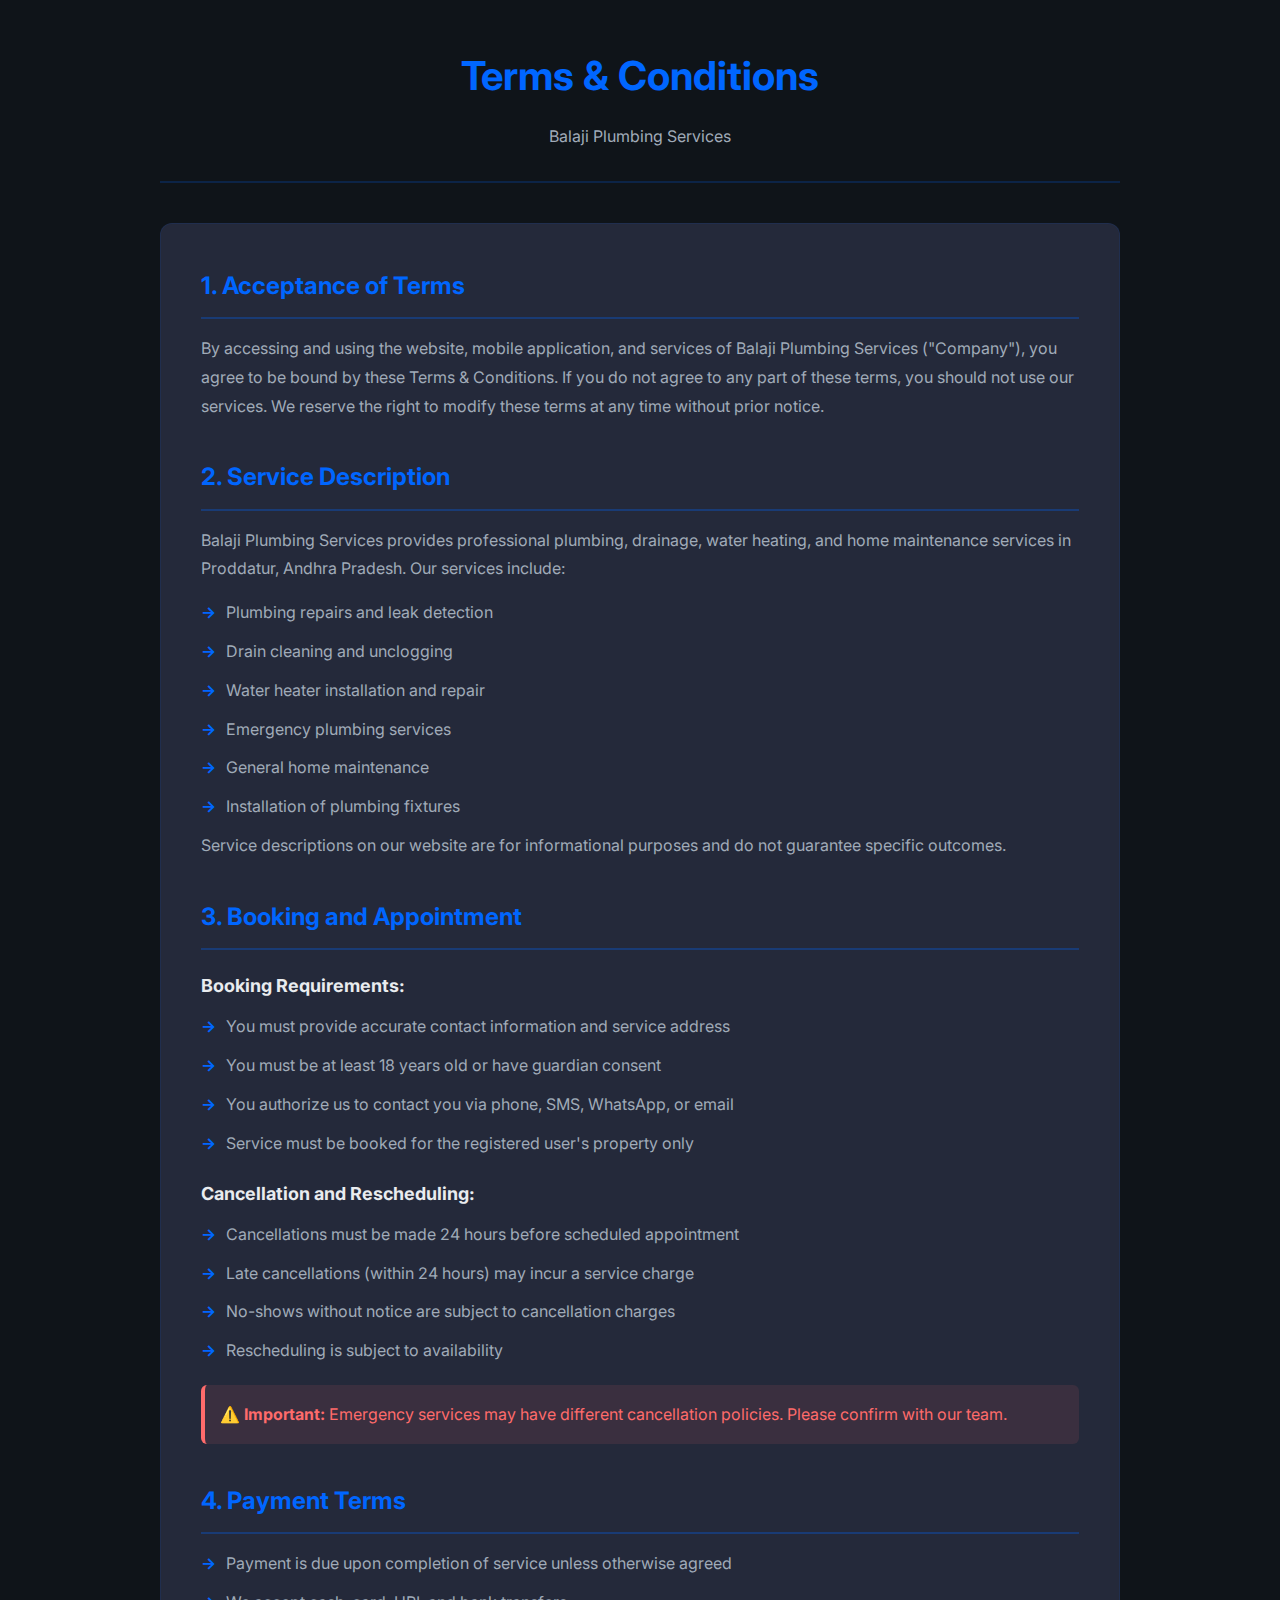
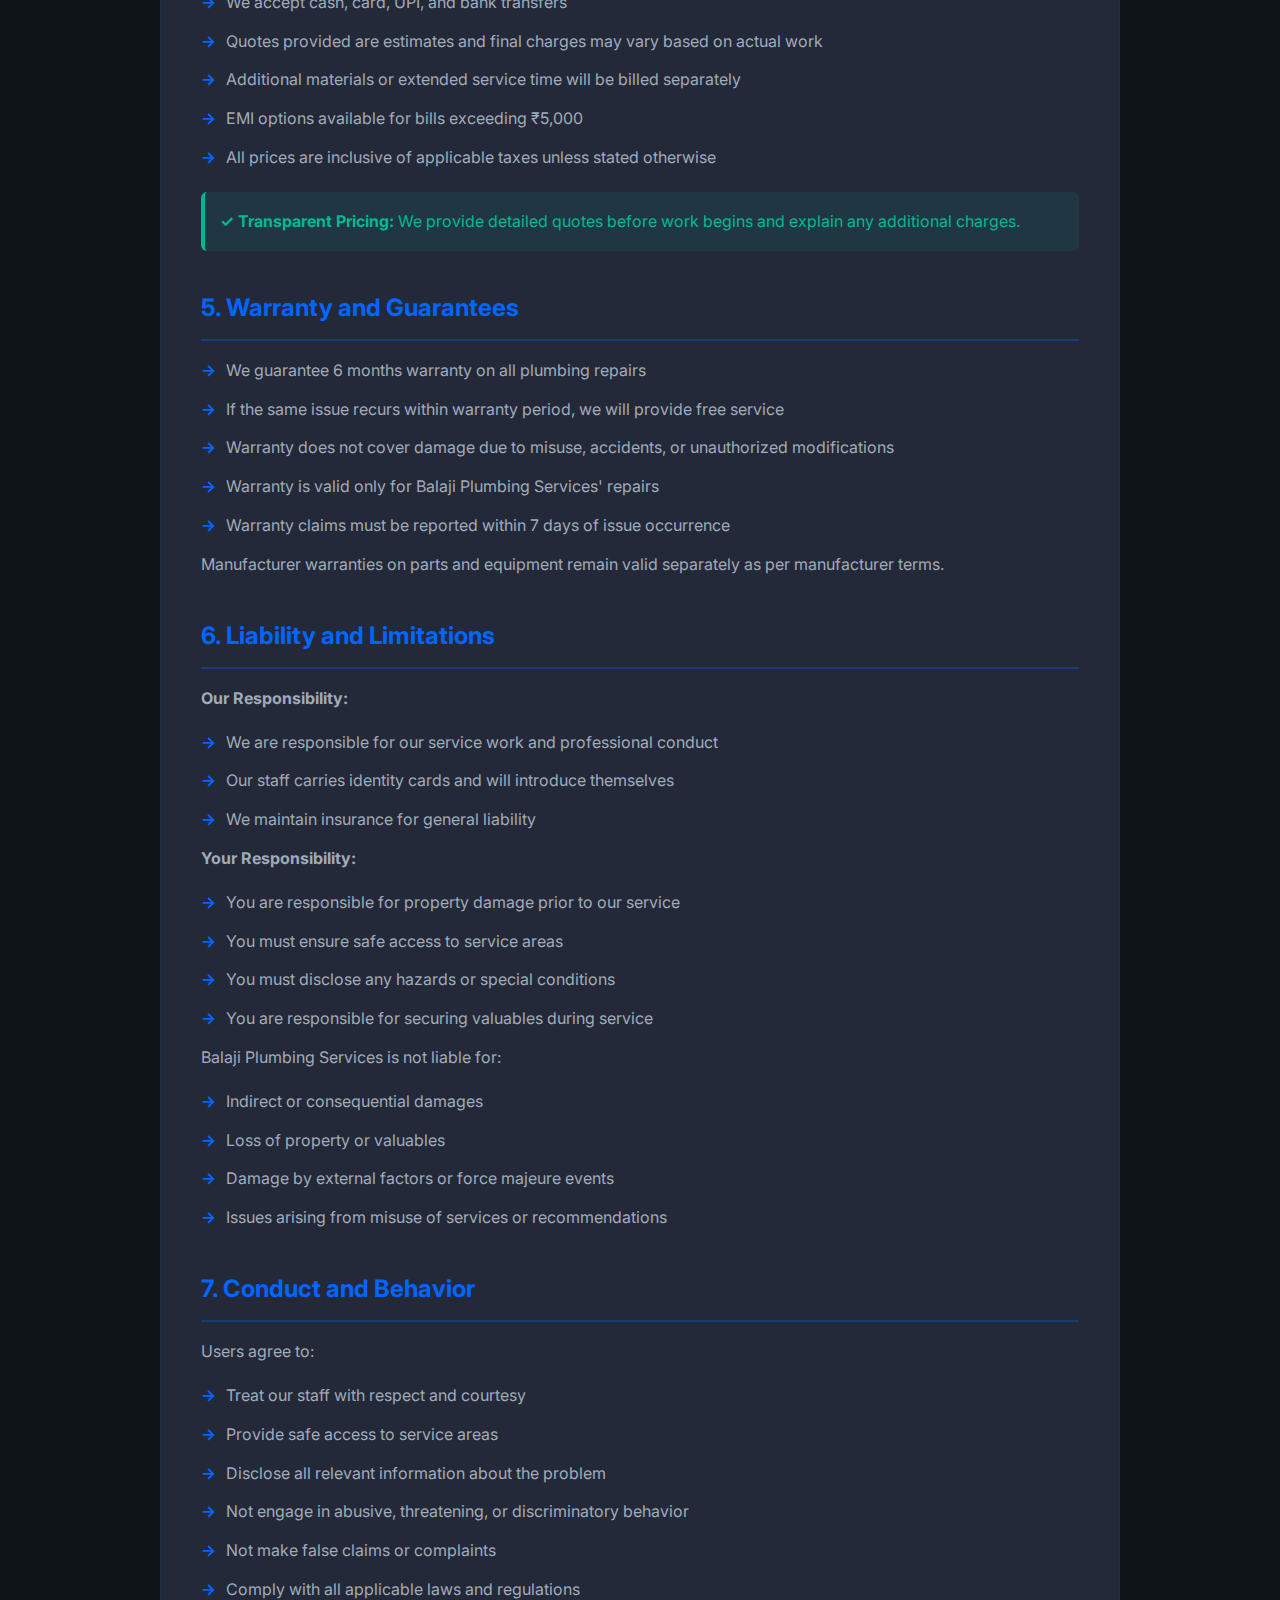
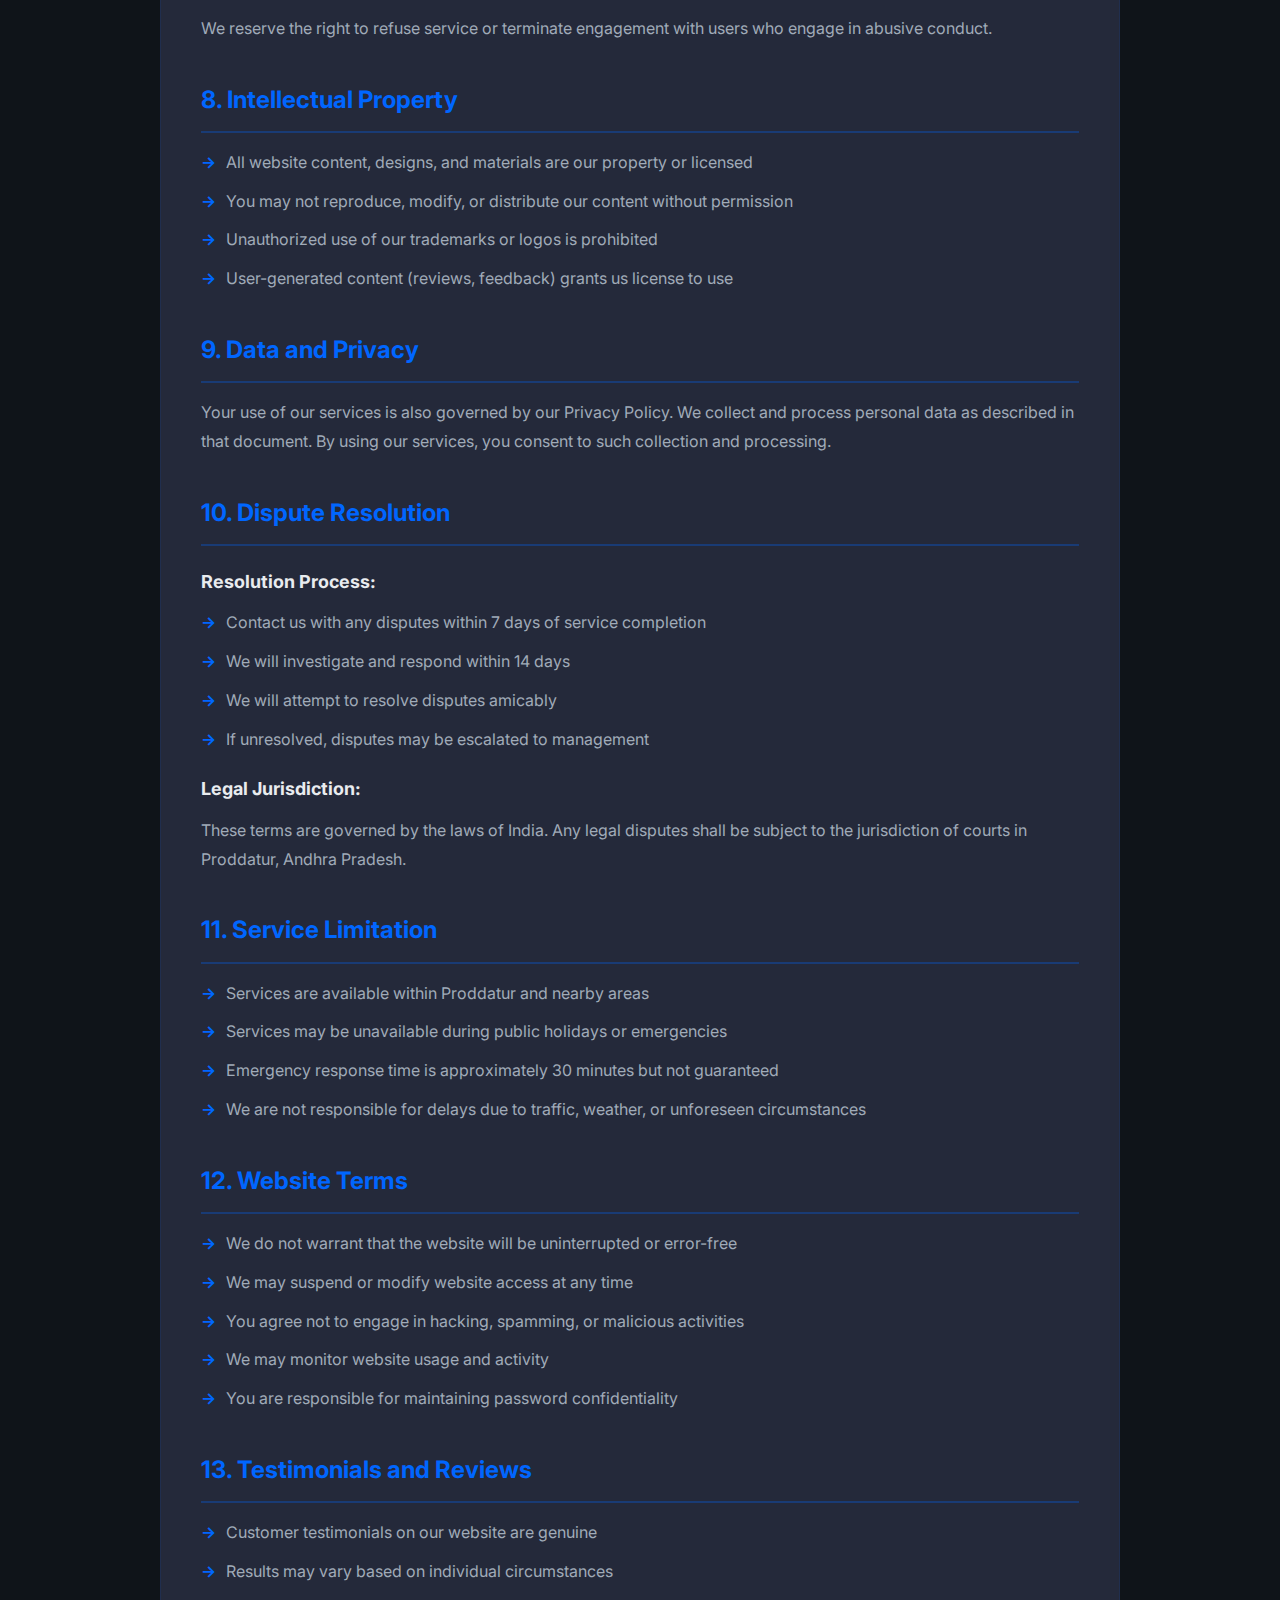
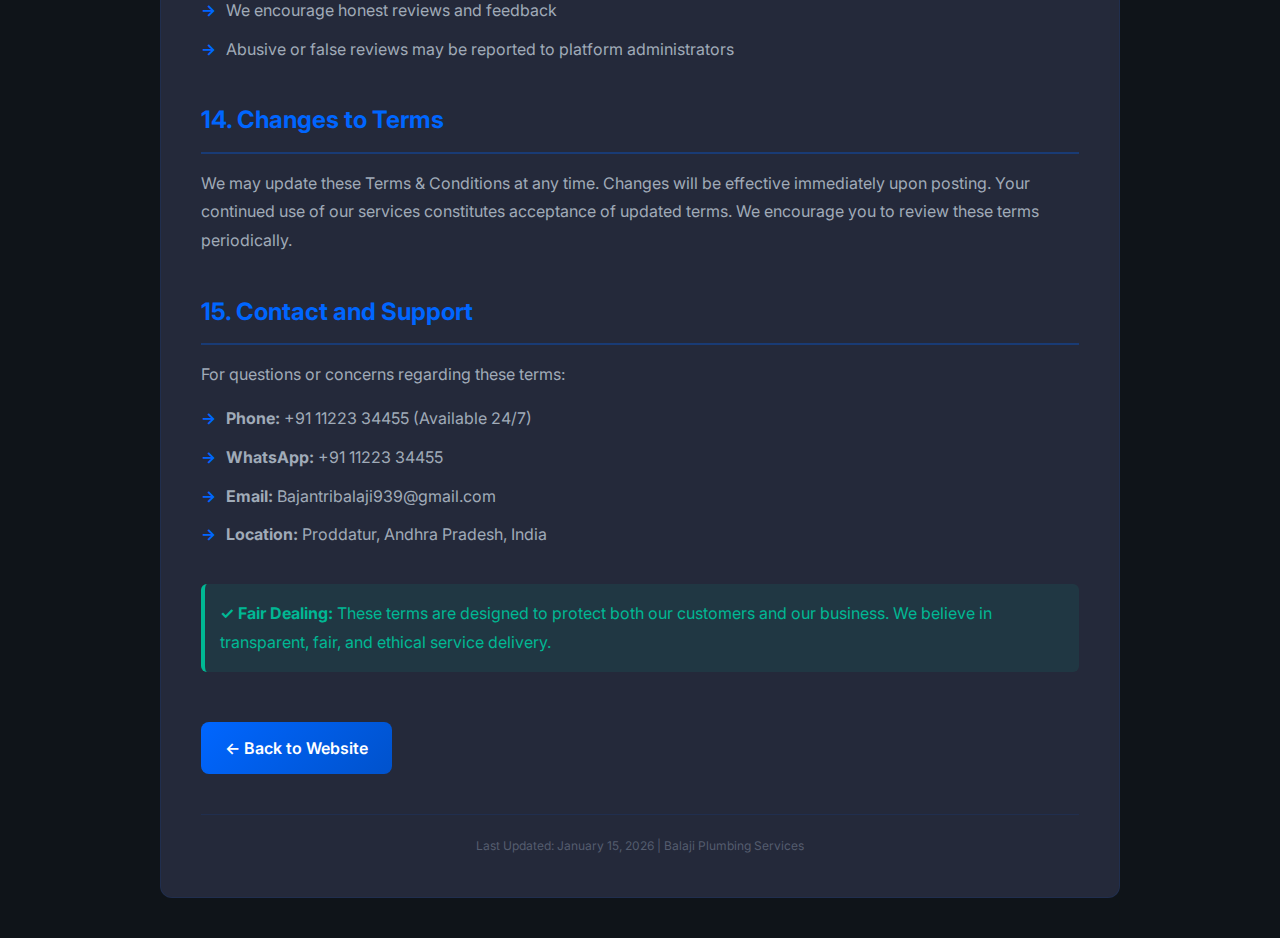
<file: terms.html>
<!DOCTYPE html>
<html lang="en">
<head>
    <meta charset="UTF-8">
    <meta name="viewport" content="width=device-width, initial-scale=1.0">
    <title>Terms & Conditions - Balaji Plumbing Services</title>
    <link href="https://fonts.googleapis.com/css2?family=Inter:wght@300;400;500;600;700;800&display=swap" rel="stylesheet">
    <style>
        * {
            margin: 0;
            padding: 0;
            box-sizing: border-box;
        }

        body {
            font-family: 'Inter', sans-serif;
            background: #0F1419;
            color: #E9ECEF;
            line-height: 1.8;
        }

        .container {
            max-width: 1000px;
            margin: 0 auto;
            padding: 40px 20px;
        }

        .header {
            text-align: center;
            margin-bottom: 40px;
            padding-bottom: 30px;
            border-bottom: 2px solid rgba(0, 102, 255, 0.2);
        }

        .header h1 {
            font-size: 40px;
            margin-bottom: 10px;
            color: #0066FF;
        }

        .header p {
            color: #A0ABB8;
            font-size: 16px;
        }

        .content {
            background: #24293A;
            border-radius: 12px;
            border: 1px solid rgba(0, 102, 255, 0.1);
            padding: 40px;
        }

        .section {
            margin-bottom: 35px;
        }

        .section h2 {
            font-size: 24px;
            color: #0066FF;
            margin-bottom: 15px;
            padding-bottom: 10px;
            border-bottom: 2px solid rgba(0, 102, 255, 0.3);
        }

        .section h3 {
            font-size: 18px;
            color: #E9ECEF;
            margin-top: 20px;
            margin-bottom: 10px;
        }

        .section p {
            color: #A0ABB8;
            margin-bottom: 15px;
            line-height: 1.8;
        }

        .section ul {
            list-style: none;
            margin-left: 0;
        }

        .section li {
            color: #A0ABB8;
            margin-bottom: 10px;
            padding-left: 25px;
            position: relative;
        }

        .section li:before {
            content: "→";
            position: absolute;
            left: 0;
            color: #0066FF;
            font-weight: 700;
        }

        .highlight {
            background: rgba(255, 107, 107, 0.1);
            border-left: 4px solid #FF6B6B;
            padding: 15px;
            border-radius: 6px;
            margin: 20px 0;
            color: #FF6B6B;
        }

        .success-highlight {
            background: rgba(0, 184, 148, 0.1);
            border-left: 4px solid #00B894;
            padding: 15px;
            border-radius: 6px;
            margin: 20px 0;
            color: #00B894;
        }

        .back-button {
            display: inline-block;
            margin-top: 30px;
            padding: 12px 24px;
            background: linear-gradient(135deg, #0066FF, #0052CC);
            color: white;
            text-decoration: none;
            border-radius: 8px;
            font-weight: 600;
            transition: all 0.3s ease;
        }

        .back-button:hover {
            transform: translateY(-2px);
            box-shadow: 0 8px 24px rgba(0, 102, 255, 0.3);
        }

        .last-updated {
            text-align: center;
            margin-top: 40px;
            padding-top: 20px;
            border-top: 1px solid rgba(0, 102, 255, 0.1);
            color: #555D6F;
            font-size: 12px;
        }

        @media (max-width: 768px) {
            .container {
                padding: 20px;
            }

            .content {
                padding: 20px;
            }

            .header h1 {
                font-size: 28px;
            }

            .section h2 {
                font-size: 20px;
            }
        }
    </style>
</head>
<body>
    <div class="container">
        <div class="header">
            <h1>Terms & Conditions</h1>
            <p>Balaji Plumbing Services</p>
        </div>

        <div class="content">
            <div class="section">
                <h2>1. Acceptance of Terms</h2>
                <p>By accessing and using the website, mobile application, and services of Balaji Plumbing Services ("Company"), you agree to be bound by these Terms & Conditions. If you do not agree to any part of these terms, you should not use our services. We reserve the right to modify these terms at any time without prior notice.</p>
            </div>

            <div class="section">
                <h2>2. Service Description</h2>
                <p>Balaji Plumbing Services provides professional plumbing, drainage, water heating, and home maintenance services in Proddatur, Andhra Pradesh. Our services include:</p>
                <ul>
                    <li>Plumbing repairs and leak detection</li>
                    <li>Drain cleaning and unclogging</li>
                    <li>Water heater installation and repair</li>
                    <li>Emergency plumbing services</li>
                    <li>General home maintenance</li>
                    <li>Installation of plumbing fixtures</li>
                </ul>
                <p>Service descriptions on our website are for informational purposes and do not guarantee specific outcomes.</p>
            </div>

            <div class="section">
                <h2>3. Booking and Appointment</h2>
                <h3>Booking Requirements:</h3>
                <ul>
                    <li>You must provide accurate contact information and service address</li>
                    <li>You must be at least 18 years old or have guardian consent</li>
                    <li>You authorize us to contact you via phone, SMS, WhatsApp, or email</li>
                    <li>Service must be booked for the registered user's property only</li>
                </ul>

                <h3>Cancellation and Rescheduling:</h3>
                <ul>
                    <li>Cancellations must be made 24 hours before scheduled appointment</li>
                    <li>Late cancellations (within 24 hours) may incur a service charge</li>
                    <li>No-shows without notice are subject to cancellation charges</li>
                    <li>Rescheduling is subject to availability</li>
                </ul>

                <div class="highlight">
                    <strong>⚠️ Important:</strong> Emergency services may have different cancellation policies. Please confirm with our team.
                </div>
            </div>

            <div class="section">
                <h2>4. Payment Terms</h2>
                <ul>
                    <li>Payment is due upon completion of service unless otherwise agreed</li>
                    <li>We accept cash, card, UPI, and bank transfers</li>
                    <li>Quotes provided are estimates and final charges may vary based on actual work</li>
                    <li>Additional materials or extended service time will be billed separately</li>
                    <li>EMI options available for bills exceeding ₹5,000</li>
                    <li>All prices are inclusive of applicable taxes unless stated otherwise</li>
                </ul>

                <div class="success-highlight">
                    <strong>✓ Transparent Pricing:</strong> We provide detailed quotes before work begins and explain any additional charges.
                </div>
            </div>

            <div class="section">
                <h2>5. Warranty and Guarantees</h2>
                <ul>
                    <li>We guarantee 6 months warranty on all plumbing repairs</li>
                    <li>If the same issue recurs within warranty period, we will provide free service</li>
                    <li>Warranty does not cover damage due to misuse, accidents, or unauthorized modifications</li>
                    <li>Warranty is valid only for Balaji Plumbing Services' repairs</li>
                    <li>Warranty claims must be reported within 7 days of issue occurrence</li>
                </ul>
                <p>Manufacturer warranties on parts and equipment remain valid separately as per manufacturer terms.</p>
            </div>

            <div class="section">
                <h2>6. Liability and Limitations</h2>
                <p><strong>Our Responsibility:</strong></p>
                <ul>
                    <li>We are responsible for our service work and professional conduct</li>
                    <li>Our staff carries identity cards and will introduce themselves</li>
                    <li>We maintain insurance for general liability</li>
                </ul>

                <p><strong>Your Responsibility:</strong></p>
                <ul>
                    <li>You are responsible for property damage prior to our service</li>
                    <li>You must ensure safe access to service areas</li>
                    <li>You must disclose any hazards or special conditions</li>
                    <li>You are responsible for securing valuables during service</li>
                </ul>

                <p>Balaji Plumbing Services is not liable for:</p>
                <ul>
                    <li>Indirect or consequential damages</li>
                    <li>Loss of property or valuables</li>
                    <li>Damage by external factors or force majeure events</li>
                    <li>Issues arising from misuse of services or recommendations</li>
                </ul>
            </div>

            <div class="section">
                <h2>7. Conduct and Behavior</h2>
                <p>Users agree to:</p>
                <ul>
                    <li>Treat our staff with respect and courtesy</li>
                    <li>Provide safe access to service areas</li>
                    <li>Disclose all relevant information about the problem</li>
                    <li>Not engage in abusive, threatening, or discriminatory behavior</li>
                    <li>Not make false claims or complaints</li>
                    <li>Comply with all applicable laws and regulations</li>
                </ul>

                <p>We reserve the right to refuse service or terminate engagement with users who engage in abusive conduct.</p>
            </div>

            <div class="section">
                <h2>8. Intellectual Property</h2>
                <ul>
                    <li>All website content, designs, and materials are our property or licensed</li>
                    <li>You may not reproduce, modify, or distribute our content without permission</li>
                    <li>Unauthorized use of our trademarks or logos is prohibited</li>
                    <li>User-generated content (reviews, feedback) grants us license to use</li>
                </ul>
            </div>

            <div class="section">
                <h2>9. Data and Privacy</h2>
                <p>Your use of our services is also governed by our Privacy Policy. We collect and process personal data as described in that document. By using our services, you consent to such collection and processing.</p>
            </div>

            <div class="section">
                <h2>10. Dispute Resolution</h2>
                <h3>Resolution Process:</h3>
                <ul>
                    <li>Contact us with any disputes within 7 days of service completion</li>
                    <li>We will investigate and respond within 14 days</li>
                    <li>We will attempt to resolve disputes amicably</li>
                    <li>If unresolved, disputes may be escalated to management</li>
                </ul>

                <h3>Legal Jurisdiction:</h3>
                <p>These terms are governed by the laws of India. Any legal disputes shall be subject to the jurisdiction of courts in Proddatur, Andhra Pradesh.</p>
            </div>

            <div class="section">
                <h2>11. Service Limitation</h2>
                <ul>
                    <li>Services are available within Proddatur and nearby areas</li>
                    <li>Services may be unavailable during public holidays or emergencies</li>
                    <li>Emergency response time is approximately 30 minutes but not guaranteed</li>
                    <li>We are not responsible for delays due to traffic, weather, or unforeseen circumstances</li>
                </ul>
            </div>

            <div class="section">
                <h2>12. Website Terms</h2>
                <ul>
                    <li>We do not warrant that the website will be uninterrupted or error-free</li>
                    <li>We may suspend or modify website access at any time</li>
                    <li>You agree not to engage in hacking, spamming, or malicious activities</li>
                    <li>We may monitor website usage and activity</li>
                    <li>You are responsible for maintaining password confidentiality</li>
                </ul>
            </div>

            <div class="section">
                <h2>13. Testimonials and Reviews</h2>
                <ul>
                    <li>Customer testimonials on our website are genuine</li>
                    <li>Results may vary based on individual circumstances</li>
                    <li>We encourage honest reviews and feedback</li>
                    <li>Abusive or false reviews may be reported to platform administrators</li>
                </ul>
            </div>

            <div class="section">
                <h2>14. Changes to Terms</h2>
                <p>We may update these Terms & Conditions at any time. Changes will be effective immediately upon posting. Your continued use of our services constitutes acceptance of updated terms. We encourage you to review these terms periodically.</p>
            </div>

            <div class="section">
                <h2>15. Contact and Support</h2>
                <p>For questions or concerns regarding these terms:</p>
                <ul>
                    <li><strong>Phone:</strong> +91 11223 34455 (Available 24/7)</li>
                    <li><strong>WhatsApp:</strong> +91 11223 34455</li>
                    <li><strong>Email:</strong> Bajantribalaji939@gmail.com</li>
                    <li><strong>Location:</strong> Proddatur, Andhra Pradesh, India</li>
                </ul>
            </div>

            <div class="success-highlight">
                <strong>✓ Fair Dealing:</strong> These terms are designed to protect both our customers and our business. We believe in transparent, fair, and ethical service delivery.
            </div>

            <a href="index.html" class="back-button">← Back to Website</a>

            <div class="last-updated">
                Last Updated: January 15, 2026 | Balaji Plumbing Services
            </div>
        </div>
    </div>
</body>
</html>
</file>
<file: styles.css>
/* ==========================================
   BALAJI PLUMBING - PREMIUM STYLING
   Ultra-Premium, Big-Company Level Design
   ========================================== */

* {
    margin: 0;
    padding: 0;
    box-sizing: border-box;
}

:root {
    /* Primary Colors */
    --primary: #0066FF;
    --primary-dark: #0052CC;
    --primary-light: #E6F2FF;
    
    /* Accent Colors */
    --success: #00B894;
    --warning: #FDBB2D;
    --danger: #FF6B6B;
    --info: #0084FF;
    
    /* Neutral Colors */
    --dark: #0F1419;
    --gray-900: #1A1F2E;
    --gray-800: #24293A;
    --gray-700: #3D4556;
    --gray-600: #555D6F;
    --gray-500: #7A8396;
    --gray-400: #A0ABB8;
    --gray-300: #D1D7E0;
    --gray-200: #E9ECEF;
    --gray-100: #F5F6F8;
    --light: #FFFFFF;
    
    /* Gradients */
    --gradient-1: linear-gradient(135deg, #0066FF 0%, #0052CC 100%);
    --gradient-2: linear-gradient(135deg, #00B894 0%, #008C6F 100%);
    --gradient-3: linear-gradient(135deg, #1A1F2E 0%, #24293A 100%);
    
    /* Shadows */
    --shadow-sm: 0 2px 8px rgba(0, 0, 0, 0.08);
    --shadow-md: 0 4px 16px rgba(0, 0, 0, 0.12);
    --shadow-lg: 0 8px 32px rgba(0, 0, 0, 0.16);
    --shadow-xl: 0 12px 48px rgba(0, 0, 0, 0.2);
    
    /* Spacing */
    --spacing-xs: 0.25rem;
    --spacing-sm: 0.5rem;
    --spacing-md: 1rem;
    --spacing-lg: 1.5rem;
    --spacing-xl: 2rem;
    --spacing-2xl: 3rem;
    --spacing-3xl: 4rem;
    
    /* Border Radius */
    --radius-sm: 0.5rem;
    --radius-md: 0.75rem;
    --radius-lg: 1rem;
    --radius-xl: 1.5rem;
    --radius-2xl: 2rem;
    
    /* Transitions */
    --transition-fast: 150ms ease-in-out;
    --transition-base: 300ms ease-in-out;
    --transition-slow: 500ms ease-in-out;
    
    /* Font Sizes */
    --font-xs: 0.75rem;
    --font-sm: 0.875rem;
    --font-base: 1rem;
    --font-lg: 1.125rem;
    --font-xl: 1.25rem;
    --font-2xl: 1.5rem;
    --font-3xl: 1.875rem;
    --font-4xl: 2.25rem;
    --font-5xl: 3rem;
}

body.dark-mode {
    --bg: var(--dark);
    --bg-secondary: var(--gray-900);
    --bg-tertiary: var(--gray-800);
    --text: var(--gray-100);
    --text-secondary: var(--gray-400);
}

body:not(.dark-mode) {
    --bg: var(--light);
    --bg-secondary: var(--gray-100);
    --bg-tertiary: var(--gray-200);
    --text: var(--gray-900);
    --text-secondary: var(--gray-600);
}

html {
    scroll-behavior: smooth;
}

body {
    font-family: 'Inter', -apple-system, BlinkMacSystemFont, 'Segoe UI', sans-serif;
    background-color: var(--bg);
    color: var(--text);
    line-height: 1.6;
    transition: background-color var(--transition-base), color var(--transition-base);
    font-size: 16px;
}

/* ==========================================
   LOADING SCREEN
   ========================================== */

.loading-screen {
    position: fixed;
    top: 0;
    left: 0;
    width: 100%;
    height: 100%;
    background: var(--gradient-3);
    display: flex;
    flex-direction: column;
    align-items: center;
    justify-content: center;
    z-index: 9999;
    gap: var(--spacing-xl);
    animation: fadeOut 0.6s ease-in-out 2.4s forwards;
}

.loader {
    width: 60px;
    height: 60px;
    position: relative;
}

.loader-inner {
    position: absolute;
    top: 0;
    left: 0;
    width: 100%;
    height: 100%;
    border: 4px solid rgba(0, 102, 255, 0.2);
    border-top-color: #0066FF;
    border-radius: 50%;
    animation: spin 1s linear infinite;
}

@keyframes spin {
    to { transform: rotate(360deg); }
}

.loading-screen p {
    color: var(--gray-300);
    font-size: var(--font-lg);
    font-weight: 600;
    letter-spacing: 0.5px;
}

@keyframes fadeOut {
    to {
        opacity: 0;
        visibility: hidden;
    }
}

/* ==========================================
   OFFER POPUP
   ========================================== */

.offer-popup {
    position: fixed;
    top: 0;
    left: 0;
    width: 100%;
    height: 100%;
    background: rgba(0, 0, 0, 0.6);
    display: flex;
    align-items: center;
    justify-content: center;
    z-index: 8888;
    animation: popupFadeIn 0.4s ease-out;
    backdrop-filter: blur(4px);
}

@keyframes popupFadeIn {
    from {
        opacity: 0;
    }
    to {
        opacity: 1;
    }
}

.offer-content {
    background: var(--bg-secondary);
    border-radius: var(--radius-2xl);
    padding: var(--spacing-2xl);
    max-width: 400px;
    position: relative;
    box-shadow: var(--shadow-xl);
    animation: slideUp 0.4s ease-out;
    text-align: center;
}

@keyframes slideUp {
    from {
        transform: translateY(40px);
        opacity: 0;
    }
    to {
        transform: translateY(0);
        opacity: 1;
    }
}

.close-offer {
    position: absolute;
    top: var(--spacing-lg);
    right: var(--spacing-lg);
    background: none;
    border: none;
    font-size: 32px;
    cursor: pointer;
    color: var(--text-secondary);
    transition: color var(--transition-base);
}

.close-offer:hover {
    color: var(--primary);
}

.offer-badge {
    display: inline-block;
    background: var(--primary);
    color: white;
    padding: var(--spacing-sm) var(--spacing-md);
    border-radius: var(--radius-lg);
    font-size: var(--font-sm);
    font-weight: 700;
    margin-bottom: var(--spacing-lg);
    animation: pulse 2s infinite;
}

@keyframes pulse {
    0%, 100% { transform: scale(1); }
    50% { transform: scale(1.05); }
}

.offer-content h2 {
    font-size: var(--font-3xl);
    margin-bottom: var(--spacing-md);
    color: var(--text);
}

.discount-text {
    background: linear-gradient(135deg, #FF6B6B, #FDBB2D);
    -webkit-background-clip: text;
    -webkit-text-fill-color: transparent;
    background-clip: text;
    font-weight: 800;
}

.offer-content p {
    color: var(--text-secondary);
    margin-bottom: var(--spacing-md);
}

.offer-code {
    background: var(--primary-light);
    color: var(--primary);
    padding: var(--spacing-md);
    border-radius: var(--radius-lg);
    font-family: 'Courier New', monospace;
    font-weight: 700;
    margin: var(--spacing-lg) 0;
    border: 2px dashed var(--primary);
}

.offer-terms {
    font-size: var(--font-xs);
    color: var(--text-secondary);
}

.offer-popup.hidden {
    display: none;
}

/* ==========================================
   NAVIGATION
   ========================================== */

.navbar {
    background: var(--bg-secondary);
    border-bottom: 1px solid rgba(0, 102, 255, 0.1);
    position: sticky;
    top: 0;
    z-index: 1000;
    backdrop-filter: blur(12px);
    box-shadow: var(--shadow-sm);
    transition: all var(--transition-base);
}

.nav-container {
    max-width: 1400px;
    margin: 0 auto;
    padding: var(--spacing-md) var(--spacing-lg);
    display: flex;
    justify-content: space-between;
    align-items: center;
}

.logo {
    display: flex;
    align-items: center;
    gap: var(--spacing-md);
    font-size: var(--font-xl);
    font-weight: 700;
    color: var(--text);
    text-decoration: none;
    transition: opacity var(--transition-base);
}

.logo:hover {
    opacity: 0.8;
}

.nav-links {
    display: flex;
    list-style: none;
    gap: var(--spacing-xl);
    align-items: center;
}

.nav-links a {
    color: var(--text-secondary);
    text-decoration: none;
    font-weight: 500;
    transition: color var(--transition-base);
    padding: var(--spacing-sm) var(--spacing-md);
    border-radius: var(--radius-md);
}

.nav-links a:hover {
    color: var(--primary);
    background: var(--primary-light);
}

.nav-toggle {
    display: none;
    flex-direction: column;
    cursor: pointer;
    gap: 6px;
}

.nav-toggle span {
    width: 25px;
    height: 3px;
    background: var(--text);
    border-radius: var(--radius-sm);
    transition: all var(--transition-base);
}

.nav-toggle.active span:nth-child(1) {
    transform: rotate(45deg) translate(8px, 8px);
}

.nav-toggle.active span:nth-child(2) {
    opacity: 0;
}

.nav-toggle.active span:nth-child(3) {
    transform: rotate(-45deg) translate(7px, -7px);
}

.btn-small {
    background: var(--primary-light);
    border: 1px solid var(--primary);
    color: var(--primary);
    padding: var(--spacing-sm) var(--spacing-md);
    border-radius: var(--radius-md);
    cursor: pointer;
    font-weight: 600;
    transition: all var(--transition-base);
    font-size: var(--font-lg);
}

.btn-small:hover {
    background: var(--primary);
    color: white;
}

/* ==========================================
   BUTTONS
   ========================================== */

.btn {
    padding: var(--spacing-md) var(--spacing-xl);
    border: none;
    border-radius: var(--radius-lg);
    font-size: var(--font-base);
    font-weight: 600;
    cursor: pointer;
    transition: all var(--transition-base);
    display: inline-flex;
    align-items: center;
    justify-content: center;
    gap: var(--spacing-sm);
    font-family: inherit;
}

.btn-primary {
    background: var(--gradient-1);
    color: white;
    box-shadow: 0 4px 12px rgba(0, 102, 255, 0.3);
}

.btn-primary:hover {
    transform: translateY(-2px);
    box-shadow: 0 6px 20px rgba(0, 102, 255, 0.4);
}

.btn-primary:active {
    transform: translateY(0);
}

.btn-secondary {
    background: transparent;
    color: var(--primary);
    border: 2px solid var(--primary);
}

.btn-secondary:hover {
    background: var(--primary-light);
    transform: translateY(-2px);
}

.btn-outline {
    background: transparent;
    color: var(--primary);
    border: 2px solid var(--text-secondary);
    font-weight: 600;
}

.btn-outline:hover {
    border-color: var(--primary);
    color: var(--primary);
    background: var(--primary-light);
}

.btn-block {
    width: 100%;
}

/* ==========================================
   HERO SECTION
   ========================================== */

.hero {
    max-width: 1400px;
    margin: 0 auto;
    padding: var(--spacing-3xl) var(--spacing-lg);
    display: grid;
    grid-template-columns: 1fr 1fr;
    gap: var(--spacing-3xl);
    align-items: center;
    min-height: 100vh;
    animation: fadeInUp 0.8s ease-out;
}

@keyframes fadeInUp {
    from {
        opacity: 0;
        transform: translateY(30px);
    }
    to {
        opacity: 1;
        transform: translateY(0);
    }
}

.badge-hero {
    display: inline-flex;
    align-items: center;
    gap: var(--spacing-sm);
    background: var(--primary-light);
    color: var(--primary);
    padding: var(--spacing-sm) var(--spacing-lg);
    border-radius: var(--radius-xl);
    font-size: var(--font-sm);
    font-weight: 600;
    width: fit-content;
    margin-bottom: var(--spacing-xl);
    animation: float 3s ease-in-out infinite;
}

@keyframes float {
    0%, 100% { transform: translateY(0px); }
    50% { transform: translateY(-5px); }
}

.hero-title {
    font-size: var(--font-5xl);
    font-weight: 800;
    line-height: 1.1;
    margin-bottom: var(--spacing-lg);
    color: var(--text);
}

.hero-subtitle {
    font-size: var(--font-lg);
    color: var(--text-secondary);
    margin-bottom: var(--spacing-xl);
    line-height: 1.8;
}

.hero-cta {
    display: flex;
    gap: var(--spacing-lg);
    margin-bottom: var(--spacing-2xl);
    flex-wrap: wrap;
}

.hero-stats {
    display: grid;
    grid-template-columns: repeat(3, 1fr);
    gap: var(--spacing-lg);
}

.stat {
    background: var(--bg-secondary);
    padding: var(--spacing-lg);
    border-radius: var(--radius-lg);
    border: 1px solid rgba(0, 102, 255, 0.1);
    transition: all var(--transition-base);
}

.stat:hover {
    border-color: var(--primary);
    box-shadow: var(--shadow-md);
}

.stat h3 {
    font-size: var(--font-3xl);
    font-weight: 800;
    color: var(--primary);
    margin-bottom: var(--spacing-sm);
}

.stat p {
    color: var(--text-secondary);
    font-size: var(--font-sm);
}

.hero-image {
    display: flex;
    justify-content: center;
    align-items: center;
}

.hero-card {
    width: 200px;
    height: 300px;
    background: var(--gradient-1);
    border-radius: var(--radius-2xl);
    display: flex;
    flex-direction: column;
    align-items: center;
    justify-content: center;
    gap: var(--spacing-lg);
    box-shadow: var(--shadow-xl);
    animation: float 4s ease-in-out infinite;
}

.hero-card:hover {
    transform: translateY(-10px);
    box-shadow: 0 15px 50px rgba(0, 102, 255, 0.4);
}

.card-icon {
    font-size: 72px;
    animation: pulse 2s ease-in-out infinite;
}

.card-text {
    color: white;
    font-size: var(--font-xl);
    font-weight: 700;
    text-align: center;
}

/* ==========================================
   FESTIVAL BANNER
   ========================================== */

.festival-banner {
    background: linear-gradient(135deg, #FDBB2D, #FDBB2D);
    color: #0F1419;
    padding: var(--spacing-xl) var(--spacing-lg);
    text-align: center;
    margin: var(--spacing-2xl) 0;
    border-radius: var(--radius-xl);
    margin: var(--spacing-2xl) auto;
    max-width: 1400px;
    box-shadow: var(--shadow-lg);
}

.festival-content {
    display: flex;
    align-items: center;
    justify-content: center;
    gap: var(--spacing-lg);
    flex-wrap: wrap;
}

.festival-emoji {
    font-size: 32px;
}

.festival-banner h3 {
    font-size: var(--font-2xl);
    font-weight: 700;
    margin: 0;
}

.festival-banner p {
    margin: 0;
    opacity: 0.9;
}

/* ==========================================
   SECTIONS
   ========================================== */

section {
    max-width: 1400px;
    margin: 0 auto;
    padding: var(--spacing-3xl) var(--spacing-lg);
}

.section-header {
    text-align: center;
    margin-bottom: var(--spacing-3xl);
}

.section-header h2 {
    font-size: var(--font-4xl);
    font-weight: 800;
    margin-bottom: var(--spacing-md);
    color: var(--text);
}

.section-header p {
    font-size: var(--font-lg);
    color: var(--text-secondary);
}

/* ==========================================
   SERVICES SECTION
   ========================================== */

.services-grid {
    display: grid;
    grid-template-columns: repeat(auto-fit, minmax(300px, 1fr));
    gap: var(--spacing-xl);
}

.service-card {
    background: var(--bg-secondary);
    padding: var(--spacing-xl);
    border-radius: var(--radius-lg);
    border: 1px solid rgba(0, 102, 255, 0.1);
    transition: all var(--transition-base);
    cursor: pointer;
}

.service-card:hover {
    transform: translateY(-8px);
    border-color: var(--primary);
    box-shadow: var(--shadow-lg);
}

.service-icon {
    font-size: 48px;
    margin-bottom: var(--spacing-md);
    display: inline-block;
}

.service-card h3 {
    font-size: var(--font-xl);
    font-weight: 700;
    margin-bottom: var(--spacing-sm);
    color: var(--text);
}

.service-card p {
    color: var(--text-secondary);
    margin-bottom: var(--spacing-lg);
    line-height: 1.6;
}

.service-list {
    list-style: none;
    display: flex;
    flex-direction: column;
    gap: var(--spacing-sm);
    border-top: 1px solid rgba(0, 102, 255, 0.1);
    padding-top: var(--spacing-lg);
}

.service-list li {
    color: var(--text-secondary);
    font-size: var(--font-sm);
    padding-left: var(--spacing-md);
    position: relative;
}

.service-list li:before {
    content: "→";
    position: absolute;
    left: 0;
    color: var(--primary);
    font-weight: 700;
}

/* ==========================================
   PRICING SECTION
   ========================================== */

.pricing-grid {
    display: grid;
    grid-template-columns: repeat(auto-fit, minmax(300px, 1fr));
    gap: var(--spacing-xl);
    margin-bottom: var(--spacing-2xl);
}

.pricing-card {
    background: var(--bg-secondary);
    padding: var(--spacing-xl);
    border-radius: var(--radius-lg);
    border: 2px solid rgba(0, 102, 255, 0.1);
    position: relative;
    transition: all var(--transition-base);
}

.pricing-card:hover {
    transform: translateY(-10px);
    box-shadow: var(--shadow-lg);
}

.pricing-card.featured {
    border-color: var(--primary);
    transform: scale(1.05);
    background: var(--bg-tertiary);
    box-shadow: var(--shadow-lg);
}

.pricing-card.featured:hover {
    transform: scale(1.05) translateY(-10px);
    box-shadow: 0 15px 50px rgba(0, 102, 255, 0.3);
}

.price-badge {
    position: absolute;
    top: var(--spacing-lg);
    right: var(--spacing-lg);
    background: var(--primary);
    color: white;
    padding: var(--spacing-sm) var(--spacing-lg);
    border-radius: var(--radius-lg);
    font-size: var(--font-xs);
    font-weight: 700;
}

.price-header h3 {
    font-size: var(--font-xl);
    font-weight: 700;
    margin-bottom: var(--spacing-sm);
}

.price-header p {
    color: var(--text-secondary);
    font-size: var(--font-sm);
}

.price-tag {
    font-size: var(--font-4xl);
    font-weight: 800;
    color: var(--primary);
    margin: var(--spacing-xl) 0;
}

.price-tag span {
    font-size: var(--font-base);
    font-weight: 500;
    color: var(--text-secondary);
}

.price-features {
    list-style: none;
    margin: var(--spacing-xl) 0;
    display: flex;
    flex-direction: column;
    gap: var(--spacing-md);
}

.price-features li {
    color: var(--text-secondary);
    font-size: var(--font-sm);
    display: flex;
    align-items: center;
    gap: var(--spacing-sm);
}

.price-features li:before {
    content: "✓";
    color: var(--success);
    font-weight: 700;
    font-size: var(--font-lg);
}

.emi-section {
    background: var(--primary-light);
    color: var(--primary);
    padding: var(--spacing-xl);
    border-radius: var(--radius-lg);
    text-align: center;
    border: 2px dashed var(--primary);
}

.emi-section h3 {
    margin-bottom: var(--spacing-sm);
}

/* ==========================================
   BOOKING SECTION
   ========================================== */

.booking-container {
    display: grid;
    grid-template-columns: 1fr 1fr;
    gap: var(--spacing-2xl);
    align-items: start;
}

.booking-form {
    background: var(--bg-secondary);
    padding: var(--spacing-xl);
    border-radius: var(--radius-lg);
    border: 1px solid rgba(0, 102, 255, 0.1);
}

.form-group {
    margin-bottom: var(--spacing-lg);
}

.form-group label {
    display: block;
    margin-bottom: var(--spacing-sm);
    font-weight: 600;
    color: var(--text);
}

.form-group input,
.form-group select,
.form-group textarea {
    width: 100%;
    padding: var(--spacing-md);
    border: 1px solid var(--gray-400);
    border-radius: var(--radius-md);
    background: var(--bg);
    color: var(--text);
    font-family: inherit;
    font-size: var(--font-base);
    transition: all var(--transition-base);
}

.form-group input:focus,
.form-group select:focus,
.form-group textarea:focus {
    outline: none;
    border-color: var(--primary);
    box-shadow: 0 0 0 3px var(--primary-light);
}

.form-group.checkbox {
    display: flex;
    align-items: center;
    gap: var(--spacing-md);
    margin-bottom: var(--spacing-xl);
}

.form-group.checkbox input {
    width: auto;
    margin: 0;
}

.form-group.checkbox label {
    margin: 0;
}

.booking-benefits {
    display: flex;
    flex-direction: column;
    gap: var(--spacing-lg);
}

.benefit-item {
    background: var(--bg-secondary);
    padding: var(--spacing-lg);
    border-radius: var(--radius-lg);
    display: flex;
    gap: var(--spacing-lg);
    border-left: 4px solid var(--primary);
}

.benefit-icon {
    font-size: 32px;
    flex-shrink: 0;
}

.benefit-item h4 {
    margin-bottom: var(--spacing-sm);
    color: var(--text);
}

.benefit-item p {
    color: var(--text-secondary);
    font-size: var(--font-sm);
}

/* ==========================================
   CUSTOMER HISTORY
   ========================================== */

.customer-history {
    background: var(--bg-secondary);
    border-radius: var(--radius-lg);
    padding: var(--spacing-2xl);
    margin: var(--spacing-2xl) auto;
    max-width: 1400px;
}

.history-demo {
    display: grid;
    grid-template-columns: repeat(auto-fit, minmax(300px, 1fr));
    gap: var(--spacing-lg);
}

.history-card {
    background: var(--bg);
    padding: var(--spacing-lg);
    border-radius: var(--radius-lg);
    display: flex;
    gap: var(--spacing-lg);
    border: 1px solid rgba(0, 102, 255, 0.1);
    transition: all var(--transition-base);
}

.history-card:hover {
    border-color: var(--primary);
    box-shadow: var(--shadow-md);
}

.history-avatar {
    font-size: 48px;
    flex-shrink: 0;
}

.history-content {
    flex: 1;
}

.history-content h3 {
    margin-bottom: var(--spacing-sm);
    color: var(--text);
}

.history-service {
    color: var(--text-secondary);
    font-size: var(--font-sm);
    margin-bottom: var(--spacing-sm);
}

.history-note {
    color: var(--text-secondary);
    font-size: var(--font-xs);
    margin-bottom: var(--spacing-md);
}

/* ==========================================
   QUOTATION SECTION
   ========================================== */

.quotation-section {
    background: var(--bg-secondary);
    border-radius: var(--radius-lg);
    margin: var(--spacing-2xl) auto;
    max-width: 1400px;
}

.quote-demo {
    display: grid;
    grid-template-columns: repeat(auto-fit, minmax(350px, 1fr));
    gap: var(--spacing-xl);
}

.quote-card {
    background: var(--bg);
    padding: var(--spacing-xl);
    border-radius: var(--radius-lg);
    border: 1px solid rgba(0, 102, 255, 0.1);
    box-shadow: var(--shadow-md);
}

.quote-header {
    display: flex;
    justify-content: space-between;
    align-items: center;
    margin-bottom: var(--spacing-lg);
    padding-bottom: var(--spacing-lg);
    border-bottom: 2px solid var(--primary);
}

.quote-header h3 {
    color: var(--text);
    font-size: var(--font-lg);
}

.quote-date {
    color: var(--text-secondary);
    font-size: var(--font-sm);
}

.quote-details {
    margin-bottom: var(--spacing-lg);
}

.quote-row {
    display: flex;
    justify-content: space-between;
    align-items: center;
    padding: var(--spacing-md) 0;
    border-bottom: 1px solid rgba(0, 102, 255, 0.05);
    color: var(--text-secondary);
}

.quote-row.discount {
    color: var(--success);
}

.quote-total {
    display: flex;
    justify-content: space-between;
    align-items: center;
    padding: var(--spacing-lg) var(--spacing-md);
    background: var(--primary-light);
    border-radius: var(--radius-md);
    font-weight: 700;
    color: var(--primary);
    margin-bottom: var(--spacing-lg);
}

.quote-actions {
    display: flex;
    gap: var(--spacing-md);
    flex-wrap: wrap;
}

/* ==========================================
   REVIEWS SECTION
   ========================================== */

.reviews-grid {
    display: grid;
    grid-template-columns: repeat(auto-fit, minmax(300px, 1fr));
    gap: var(--spacing-xl);
}

.review-card {
    background: var(--bg-secondary);
    padding: var(--spacing-xl);
    border-radius: var(--radius-lg);
    border: 1px solid rgba(0, 102, 255, 0.1);
    transition: all var(--transition-base);
}

.review-card:hover {
    transform: translateY(-8px);
    box-shadow: var(--shadow-lg);
    border-color: var(--primary);
}

.review-stars {
    font-size: var(--font-lg);
    margin-bottom: var(--spacing-md);
}

.review-card p {
    color: var(--text-secondary);
    margin-bottom: var(--spacing-lg);
    line-height: 1.8;
    font-style: italic;
}

.review-author {
    display: flex;
    gap: var(--spacing-md);
    align-items: center;
}

.review-avatar {
    font-size: 40px;
    flex-shrink: 0;
}

.review-author h4 {
    margin: 0;
    color: var(--text);
}

.review-author span {
    color: var(--text-secondary);
    font-size: var(--font-xs);
    display: block;
}

/* ==========================================
   FAQ SECTION
   ========================================== */

.faq-container {
    max-width: 800px;
    margin: 0 auto;
}

.faq-item {
    background: var(--bg-secondary);
    border: 1px solid rgba(0, 102, 255, 0.1);
    border-radius: var(--radius-lg);
    margin-bottom: var(--spacing-lg);
    overflow: hidden;
    transition: all var(--transition-base);
}

.faq-item:hover {
    border-color: var(--primary);
    box-shadow: var(--shadow-md);
}

.faq-question {
    padding: var(--spacing-lg);
    cursor: pointer;
    display: flex;
    justify-content: space-between;
    align-items: center;
    background: var(--bg);
}

.faq-question h3 {
    font-size: var(--font-base);
    color: var(--text);
    margin: 0;
    flex: 1;
}

.faq-toggle {
    font-size: 24px;
    color: var(--primary);
    font-weight: 700;
    transition: transform var(--transition-base);
}

.faq-item.active .faq-toggle {
    transform: rotate(45deg);
}

.faq-answer {
    max-height: 0;
    overflow: hidden;
    transition: max-height var(--transition-base);
}

.faq-item.active .faq-answer {
    max-height: 300px;
    padding: 0 var(--spacing-lg) var(--spacing-lg);
}

.faq-answer p {
    color: var(--text-secondary);
    line-height: 1.8;
}

/* ==========================================
   ABOUT SECTION
   ========================================== */

.about-container {
    display: grid;
    grid-template-columns: 1fr 1fr;
    gap: var(--spacing-2xl);
}

.about-content h2 {
    font-size: var(--font-3xl);
    font-weight: 800;
    margin-bottom: var(--spacing-lg);
    color: var(--text);
}

.about-content p {
    color: var(--text-secondary);
    line-height: 1.8;
    margin-bottom: var(--spacing-xl);
}

.about-features {
    display: flex;
    flex-direction: column;
    gap: var(--spacing-lg);
}

.feature {
    background: var(--bg-secondary);
    padding: var(--spacing-lg);
    border-radius: var(--radius-lg);
    border-left: 4px solid var(--primary);
}

.feature h4 {
    margin-bottom: var(--spacing-sm);
    color: var(--text);
}

.feature p {
    color: var(--text-secondary);
    font-size: var(--font-sm);
    margin: 0;
}

.team-grid {
    display: grid;
    grid-template-columns: repeat(3, 1fr);
    gap: var(--spacing-lg);
}

.team-member {
    background: var(--bg-secondary);
    padding: var(--spacing-lg);
    border-radius: var(--radius-lg);
    text-align: center;
    transition: all var(--transition-base);
}

.team-member:hover {
    transform: translateY(-8px);
    box-shadow: var(--shadow-md);
}

.team-avatar {
    font-size: 48px;
    margin-bottom: var(--spacing-md);
}

.team-member h4 {
    color: var(--text);
    margin-bottom: var(--spacing-sm);
}

.team-member p {
    color: var(--text-secondary);
    font-size: var(--font-sm);
}

/* ==========================================
   REFERRAL SECTION
   ========================================== */

.referral {
    background: var(--gradient-1);
    color: white;
    padding: var(--spacing-2xl);
    border-radius: var(--radius-xl);
    text-align: center;
    max-width: 1400px;
    margin: var(--spacing-2xl) auto;
}

.referral-content h2 {
    color: white;
    font-size: var(--font-3xl);
    margin-bottom: var(--spacing-md);
}

.referral-content p {
    color: rgba(255, 255, 255, 0.9);
    margin-bottom: var(--spacing-xl);
}

.referral-actions {
    display: flex;
    gap: var(--spacing-lg);
    justify-content: center;
    margin-bottom: var(--spacing-xl);
    flex-wrap: wrap;
}

.coupon-display {
    background: rgba(255, 255, 255, 0.1);
    backdrop-filter: blur(10px);
    padding: var(--spacing-xl);
    border-radius: var(--radius-lg);
    border: 2px dashed rgba(255, 255, 255, 0.3);
}

.coupon {
    font-size: var(--font-2xl);
    font-weight: 800;
    font-family: 'Courier New', monospace;
    letter-spacing: 3px;
    margin-bottom: var(--spacing-sm);
}

/* ==========================================
   CONTACT SECTION
   ========================================== */

.contact-container {
    display: grid;
    grid-template-columns: 1fr 1fr;
    gap: var(--spacing-2xl);
}

.contact-info {
    display: grid;
    grid-template-columns: repeat(2, 1fr);
    gap: var(--spacing-lg);
}

.contact-item {
    background: var(--bg-secondary);
    padding: var(--spacing-lg);
    border-radius: var(--radius-lg);
    text-align: center;
    border: 1px solid rgba(0, 102, 255, 0.1);
    transition: all var(--transition-base);
}

.contact-item:hover {
    border-color: var(--primary);
    transform: translateY(-8px);
}

.contact-icon {
    font-size: 40px;
    margin-bottom: var(--spacing-md);
}

.contact-item h3 {
    font-size: var(--font-base);
    margin-bottom: var(--spacing-sm);
    color: var(--text);
}

.contact-item p {
    color: var(--text-secondary);
    font-size: var(--font-sm);
}

.contact-item a {
    color: var(--primary);
    text-decoration: none;
    font-weight: 600;
    transition: color var(--transition-base);
}

.contact-item a:hover {
    color: var(--primary-dark);
}

.contact-desc {
    font-size: var(--font-xs) !important;
    margin-top: var(--spacing-sm);
}

.contact-form {
    background: var(--bg-secondary);
    padding: var(--spacing-xl);
    border-radius: var(--radius-lg);
    border: 1px solid rgba(0, 102, 255, 0.1);
}

.contact-form form {
    display: flex;
    flex-direction: column;
    gap: var(--spacing-lg);
}

.contact-form input,
.contact-form textarea {
    padding: var(--spacing-md);
    border: 1px solid var(--gray-400);
    border-radius: var(--radius-md);
    background: var(--bg);
    color: var(--text);
    font-family: inherit;
    font-size: var(--font-base);
}

.contact-form input:focus,
.contact-form textarea:focus {
    outline: none;
    border-color: var(--primary);
    box-shadow: 0 0 0 3px var(--primary-light);
}

/* ==========================================
   CHATBOT WIDGET
   ========================================== */

.chatbot-widget {
    position: fixed;
    bottom: 100px;
    right: 20px;
    width: 350px;
    background: var(--bg-secondary);
    border-radius: var(--radius-xl);
    box-shadow: var(--shadow-xl);
    z-index: 999;
    border: 1px solid rgba(0, 102, 255, 0.1);
    animation: slideIn 0.3s ease-out;
    font-size: 14px;
}

@keyframes slideIn {
    from {
        transform: translateX(400px);
        opacity: 0;
    }
    to {
        transform: translateX(0);
        opacity: 1;
    }
}

.chatbot-header {
    background: var(--gradient-1);
    color: white;
    padding: var(--spacing-lg);
    border-radius: var(--radius-xl) var(--radius-xl) 0 0;
    display: flex;
    justify-content: space-between;
    align-items: center;
    cursor: pointer;
    user-select: none;
}

.chatbot-toggle {
    font-size: 20px;
    font-weight: 700;
    cursor: pointer;
}

.chatbot-body {
    display: flex;
    flex-direction: column;
    height: 300px;
    transition: all var(--transition-base);
}

.chatbot-widget.collapsed .chatbot-body {
    height: 0;
    overflow: hidden;
}

.chat-messages {
    flex: 1;
    overflow-y: auto;
    padding: var(--spacing-lg);
    display: flex;
    flex-direction: column;
    gap: var(--spacing-md);
}

.chat-message {
    padding: var(--spacing-md) var(--spacing-lg);
    border-radius: var(--radius-lg);
    max-width: 80%;
    word-wrap: break-word;
}

.chat-message.bot {
    background: var(--bg);
    color: var(--text-secondary);
    align-self: flex-start;
}

.chat-message.user {
    background: var(--primary);
    color: white;
    align-self: flex-end;
}

.chat-input {
    display: flex;
    gap: var(--spacing-sm);
    padding: var(--spacing-lg);
    border-top: 1px solid rgba(0, 102, 255, 0.1);
}

.chat-input input {
    flex: 1;
    padding: var(--spacing-sm) var(--spacing-md);
    border: 1px solid var(--gray-400);
    border-radius: var(--radius-md);
    background: var(--bg);
    color: var(--text);
    font-family: inherit;
}

.chat-input input:focus {
    outline: none;
    border-color: var(--primary);
}

.chat-input button {
    background: var(--primary);
    color: white;
    border: none;
    padding: var(--spacing-sm) var(--spacing-md);
    border-radius: var(--radius-md);
    cursor: pointer;
    font-weight: 600;
    transition: all var(--transition-base);
}

.chat-input button:hover {
    background: var(--primary-dark);
}

/* ==========================================
   STICKY CONTACT BUTTONS
   ========================================== */

.sticky-buttons {
    position: fixed;
    bottom: 20px;
    right: 20px;
    display: flex;
    gap: var(--spacing-md);
    z-index: 998;
    flex-direction: column;
}

.sticky-btn {
    width: 60px;
    height: 60px;
    border-radius: 50%;
    border: none;
    color: white;
    display: flex;
    align-items: center;
    justify-content: center;
    cursor: pointer;
    font-size: 24px;
    transition: all var(--transition-base);
    box-shadow: var(--shadow-lg);
    animation: popIn 0.5s ease-out;
}

@keyframes popIn {
    from {
        transform: scale(0);
    }
    to {
        transform: scale(1);
    }
}

.phone-btn {
    background: linear-gradient(135deg, #FF6B6B, #FF5252);
}

.phone-btn:hover {
    transform: scale(1.1);
    box-shadow: 0 8px 24px rgba(255, 107, 107, 0.4);
}

.whatsapp-btn {
    background: linear-gradient(135deg, #25D366, #1BA85C);
}

.whatsapp-btn:hover {
    transform: scale(1.1);
    box-shadow: 0 8px 24px rgba(37, 211, 102, 0.4);
}

/* ==========================================
   FOOTER
   ========================================== */

.footer {
    background: var(--bg-secondary);
    border-top: 1px solid rgba(0, 102, 255, 0.1);
    padding: var(--spacing-2xl) var(--spacing-lg);
    margin-top: var(--spacing-3xl);
}

.footer-container {
    max-width: 1400px;
    margin: 0 auto;
    display: grid;
    grid-template-columns: repeat(auto-fit, minmax(250px, 1fr));
    gap: var(--spacing-2xl);
    margin-bottom: var(--spacing-2xl);
}

.footer-section h4 {
    font-size: var(--font-lg);
    font-weight: 700;
    margin-bottom: var(--spacing-lg);
    color: var(--text);
}

.footer-section p {
    color: var(--text-secondary);
    line-height: 1.8;
    margin-bottom: var(--spacing-md);
}

.footer-section ul {
    list-style: none;
    display: flex;
    flex-direction: column;
    gap: var(--spacing-md);
}

.footer-section a {
    color: var(--text-secondary);
    text-decoration: none;
    transition: color var(--transition-base);
}

.footer-section a:hover {
    color: var(--primary);
}

.social-links {
    display: flex;
    gap: var(--spacing-md);
    margin-top: var(--spacing-md);
}

.social-links a {
    width: 40px;
    height: 40px;
    background: var(--primary);
    border-radius: 50%;
    display: flex;
    align-items: center;
    justify-content: center;
    color: white;
    font-weight: 700;
    transition: all var(--transition-base);
}

.social-links a:hover {
    transform: translateY(-4px);
    color: white;
}

.footer-bottom {
    border-top: 1px solid rgba(0, 102, 255, 0.1);
    padding-top: var(--spacing-xl);
    text-align: center;
}

.footer-bottom p {
    color: var(--text-secondary);
    font-size: var(--font-sm);
    margin-bottom: var(--spacing-md);
}

.trust-badges {
    display: flex;
    gap: var(--spacing-lg);
    justify-content: center;
    flex-wrap: wrap;
    font-size: var(--font-xs);
    color: var(--success);
    font-weight: 600;
}

/* ==========================================
   ADMIN & STAFF LINKS
   ========================================== */

.admin-access,
.staff-access {
    position: fixed;
    bottom: 20px;
    left: 20px;
    z-index: 100;
}

.admin-link,
.staff-link {
    display: inline-block;
    padding: var(--spacing-md) var(--spacing-lg);
    background: var(--bg-secondary);
    color: var(--primary);
    text-decoration: none;
    border-radius: var(--radius-md);
    font-size: var(--font-xs);
    font-weight: 600;
    transition: all var(--transition-base);
    box-shadow: var(--shadow-md);
    border: 1px solid var(--primary);
}

.admin-link:hover,
.staff-link:hover {
    background: var(--primary);
    color: white;
    transform: translateY(-2px);
}

.staff-access {
    bottom: 70px;
}

/* ==========================================
   RESPONSIVE DESIGN
   ========================================== */

@media (max-width: 768px) {
    .hero {
        grid-template-columns: 1fr;
        min-height: auto;
        padding: var(--spacing-2xl) var(--spacing-lg);
    }

    .hero-title {
        font-size: var(--font-3xl);
    }

    .hero-subtitle {
        font-size: var(--font-base);
    }

    .hero-cta {
        flex-direction: column;
    }

    .btn {
        width: 100%;
    }

    .hero-stats {
        grid-template-columns: 1fr;
    }

    .hero-image {
        order: -1;
    }

    .nav-links {
        display: none;
        position: absolute;
        top: 70px;
        left: 0;
        right: 0;
        flex-direction: column;
        background: var(--bg-secondary);
        padding: var(--spacing-lg);
        gap: var(--spacing-md);
        z-index: 999;
        border-bottom: 1px solid rgba(0, 102, 255, 0.1);
    }

    .nav-links.active {
        display: flex;
    }

    .nav-toggle {
        display: flex;
    }

    .services-grid {
        grid-template-columns: 1fr;
    }

    .pricing-grid {
        grid-template-columns: 1fr;
    }

    .pricing-card.featured {
        transform: scale(1);
    }

    .pricing-card.featured:hover {
        transform: translateY(-10px);
    }

    .booking-container {
        grid-template-columns: 1fr;
    }

    .contact-container {
        grid-template-columns: 1fr;
    }

    .contact-info {
        grid-template-columns: 1fr;
    }

    .about-container {
        grid-template-columns: 1fr;
    }

    .team-grid {
        grid-template-columns: 1fr;
    }

    .reviews-grid {
        grid-template-columns: 1fr;
    }

    .festival-content {
        flex-direction: column;
    }

    .chatbot-widget {
        width: 100%;
        bottom: 80px;
        left: 0;
        right: 0;
        margin: 0 10px;
        max-width: none;
        border-radius: var(--radius-lg);
    }

    .section-header h2 {
        font-size: var(--font-2xl);
    }

    .hero-card {
        width: 150px;
        height: 200px;
    }
}

@media (max-width: 480px) {
    :root {
        font-size: 14px;
    }

    .hero-title {
        font-size: var(--font-2xl);
    }

    .section-header h2 {
        font-size: var(--font-xl);
    }

    .price-tag {
        font-size: var(--font-2xl);
    }

    .sticky-buttons {
        bottom: 10px;
        right: 10px;
        gap: var(--spacing-sm);
    }

    .sticky-btn {
        width: 50px;
        height: 50px;
    }

    .admin-access,
    .staff-access {
        left: 10px;
        bottom: 10px;
    }

    .offer-content {
        padding: var(--spacing-lg);
    }
}

/* ==========================================
   DARK MODE
   ========================================== */

body.dark-mode {
    background: var(--dark);
    color: var(--gray-100);
}

/* ==========================================
   UTILITY CLASSES
   ========================================== */

.hidden {
    display: none !important;
}

.text-center {
    text-align: center;
}

.mt-xl {
    margin-top: var(--spacing-xl);
}

.mb-xl {
    margin-bottom: var(--spacing-xl);
}
</file>
